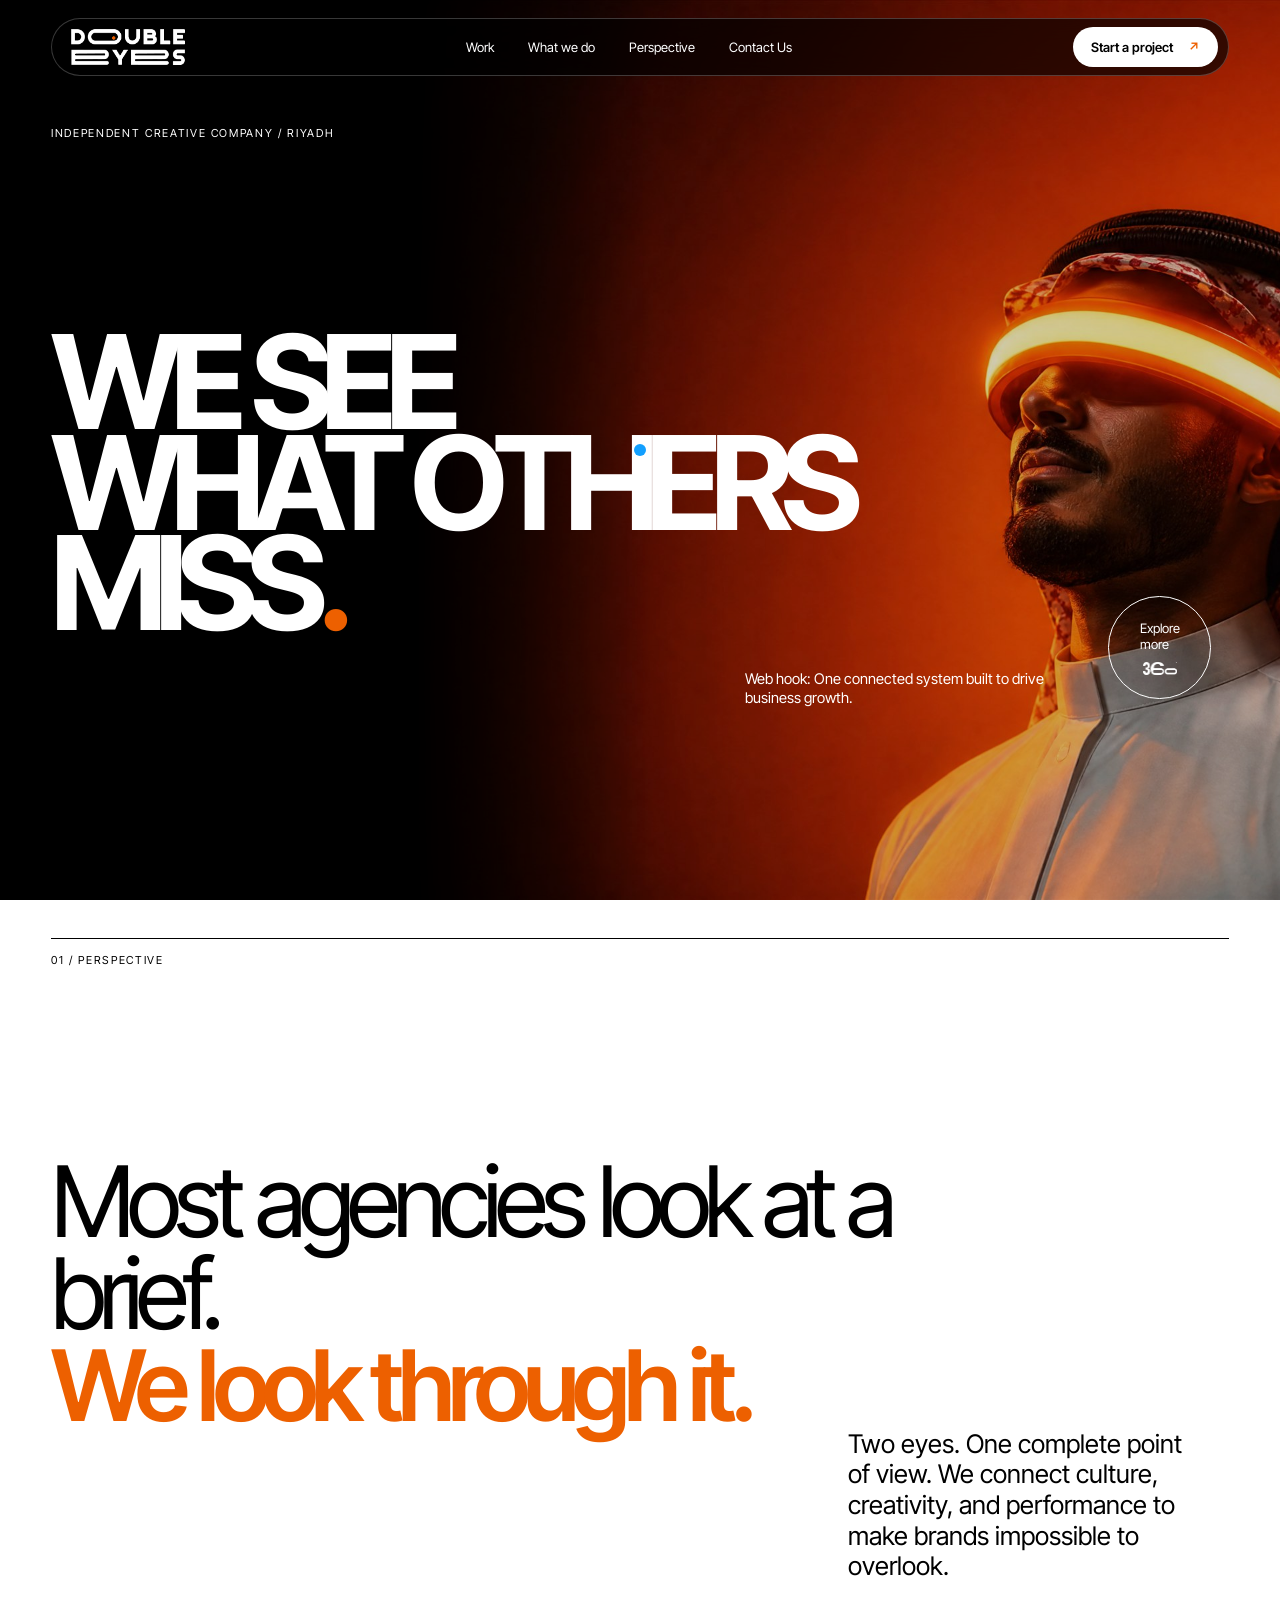
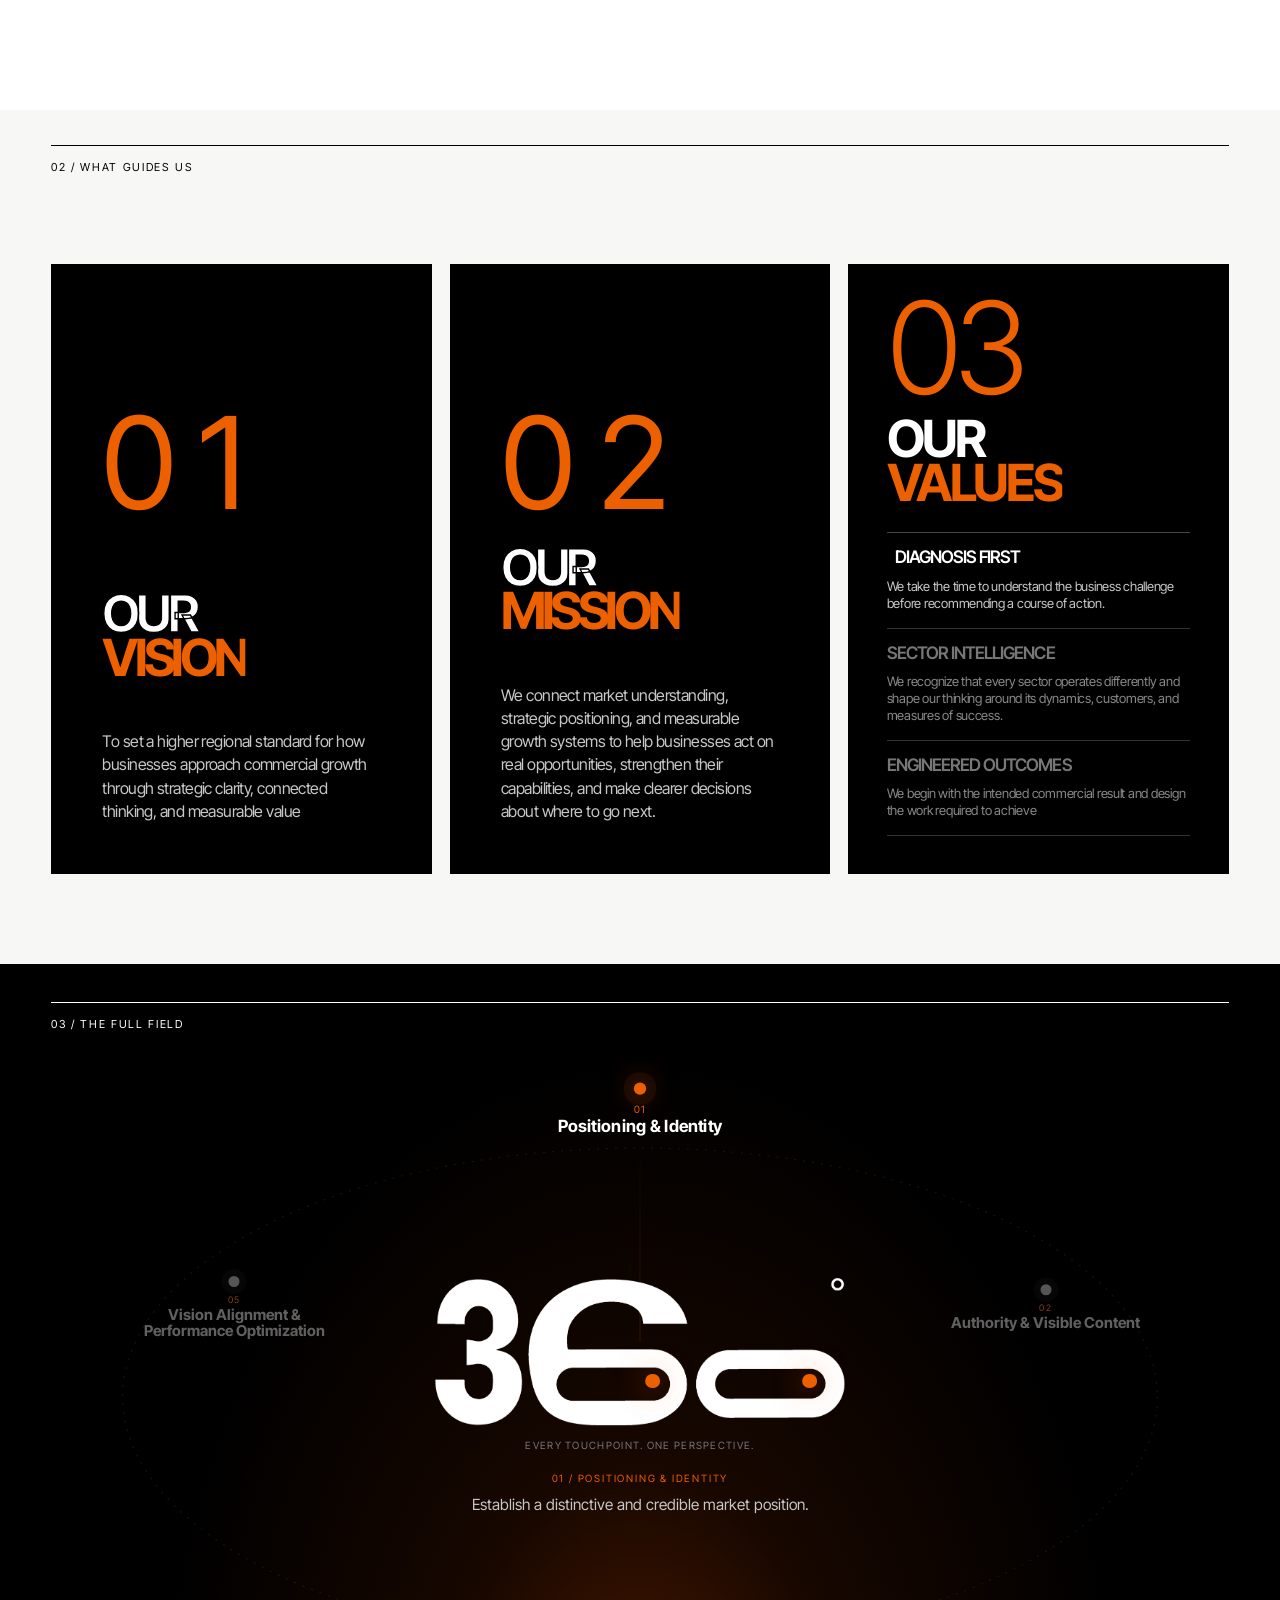
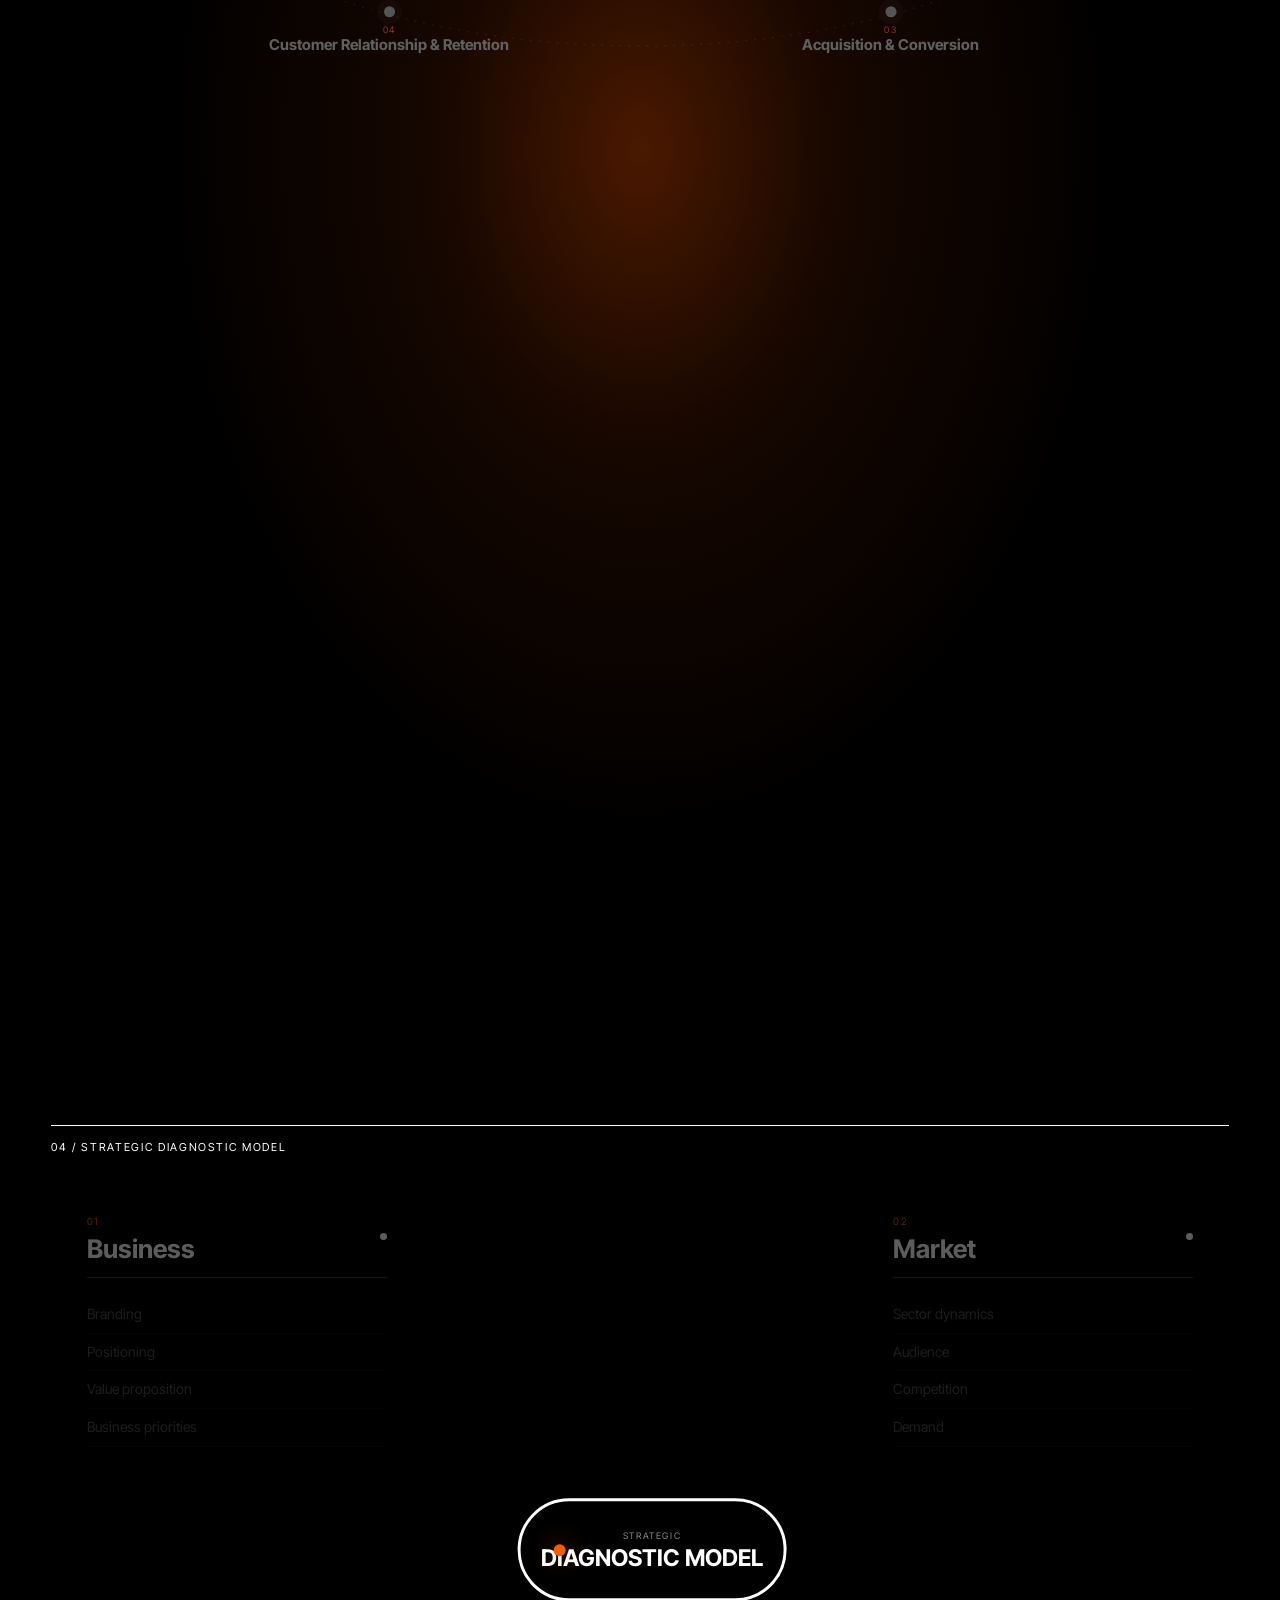
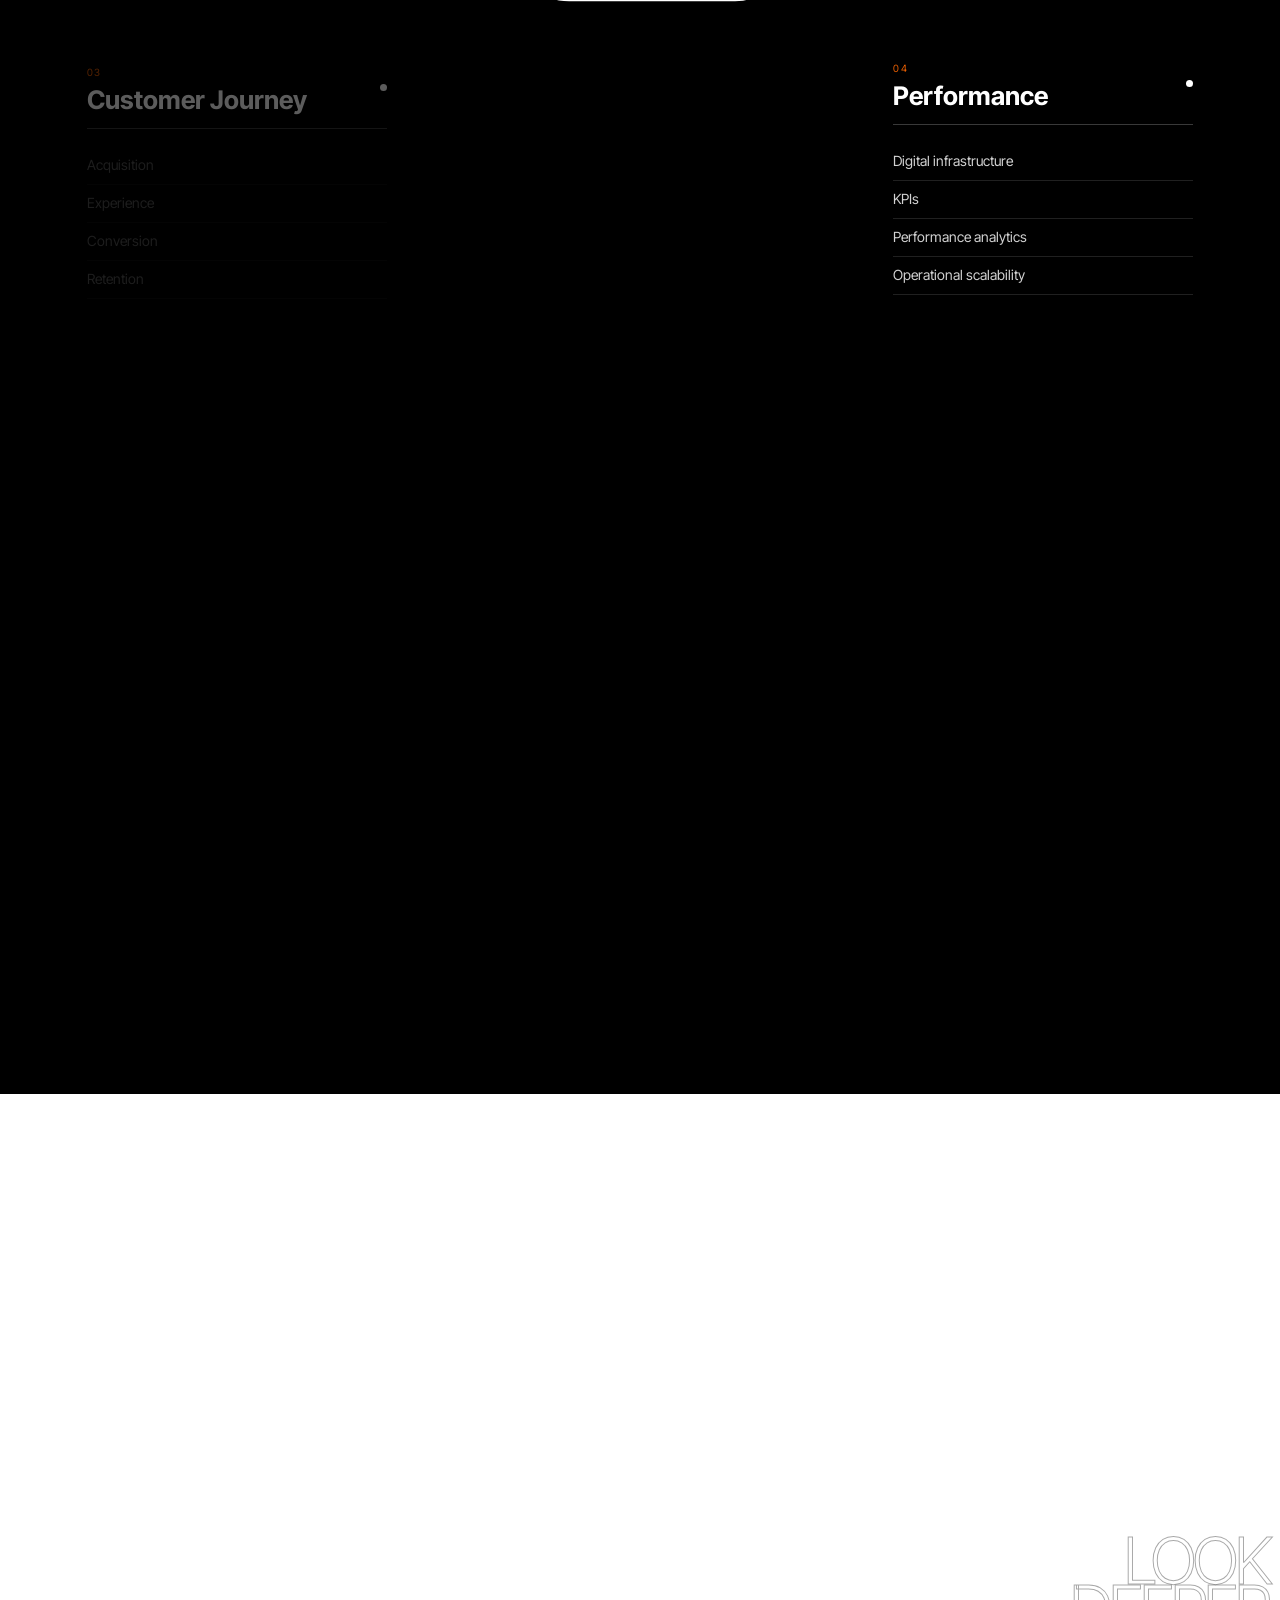
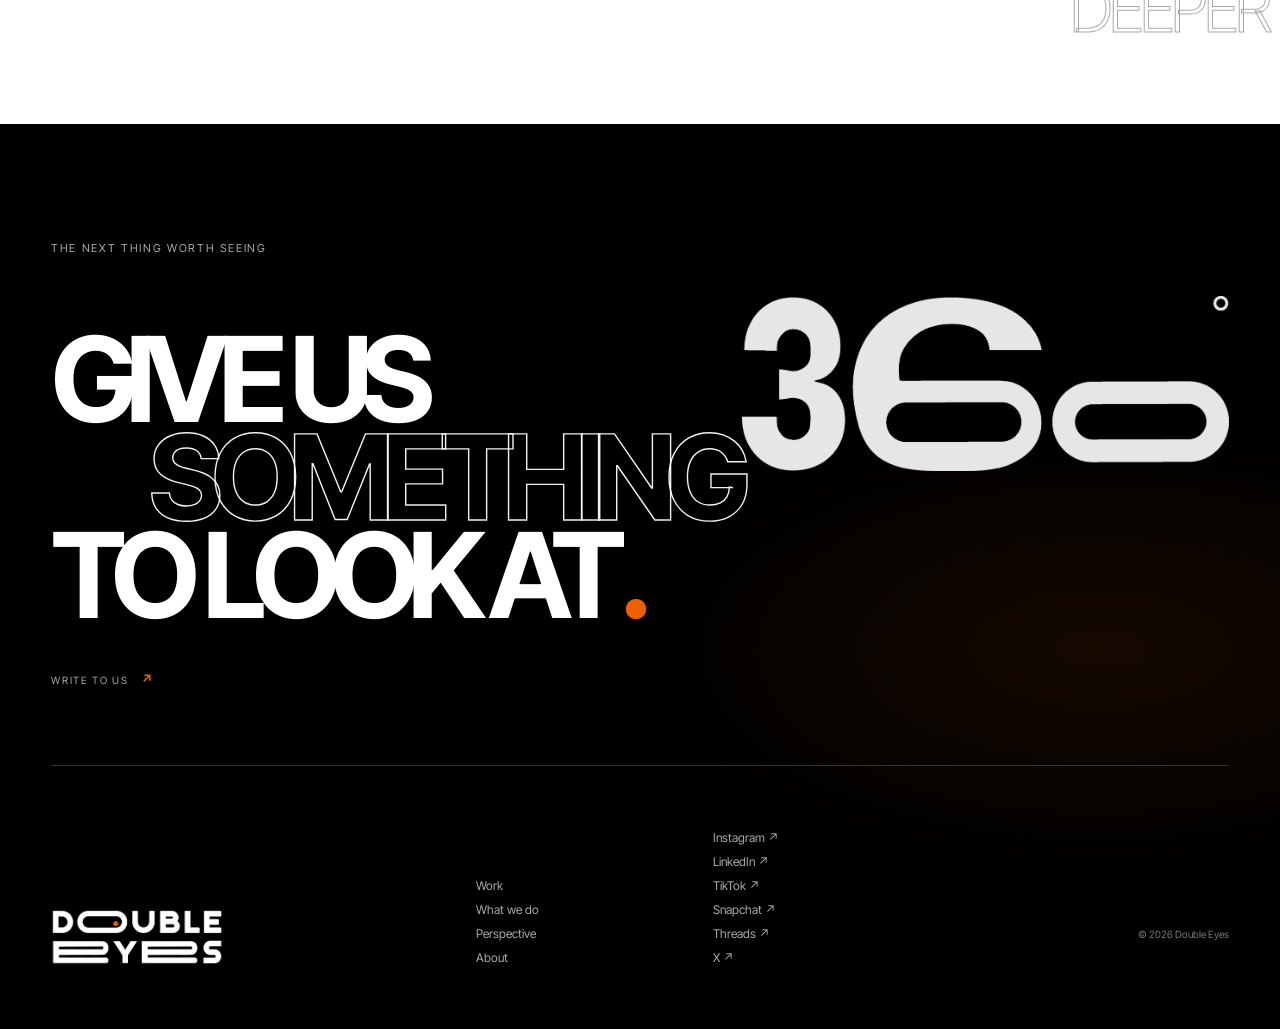
<file: index.html>
<!doctype html>
<html lang="en">
  <head>
    <meta charset="UTF-8" />
    <meta name="viewport" content="width=device-width,initial-scale=1" />
    <meta name="theme-color" content="#000000" />
    <meta
      name="description"
      content="Double Eyes — a 360° creative and growth agency."
    />
    <title>Double Eyes — See the whole story</title>
    <link rel="preconnect" href="https://fonts.googleapis.com" />
    <link rel="preconnect" href="https://fonts.gstatic.com" crossorigin />
    <link
      href="https://fonts.googleapis.com/css2?family=Inter+Tight:wght@300;400;500;600;700;800;900&display=swap"
      rel="stylesheet"
    />
    <link rel="stylesheet" href="styles/style.css?v=audit-2" />
    <link rel="stylesheet" href="styles/pattern-fix.css?v=takeover-5" />
    <link rel="stylesheet" href="styles/motion-gallery.css?v=archive-5" />
    <link rel="stylesheet" href="styles/motion-gallery-responsive.css?v=archive-2" />
    <link rel="stylesheet" href="styles/brand-logo.css" />
    <link rel="stylesheet" href="styles/guides.css" />
    <link rel="stylesheet" href="styles/diagnostic.css?v=audit-2" />
    <link rel="stylesheet" href="styles/final-refinement.css?v=audit-5" />
  </head>
  <body>
    <a class="skip" href="#main">Skip to content</a>
    <div class="loader" aria-hidden="true">
      <div class="loader-eye"><i></i></div>
      <span>DOUBLE VISION / ONE DIRECTION</span>
    </div>
    <div class="cursor" aria-hidden="true"><span></span></div>

    <header class="nav">
      <a class="logo" href="#top" aria-label="Double Eyes home"
        ><img class="brand-logo" src="Assets/brand/double-eyes-logo-light.png" alt="Double Eyes" /></a
      >
      <nav aria-label="Primary">
        <a href="#motion">Work</a><a href="#capabilities">What we do</a
        ><a href="#about">Perspective</a><a href="/contact/">Contact Us</a>
      </nav>
      <a class="nav-cta" href="#contact">Start a project <span>↗</span></a>
      <button class="menu" aria-label="Open menu" aria-expanded="false">
        <i></i><i></i>
      </button>
    </header>

    <main id="main">
      <section class="hero dark" id="top">
        <img class="hero-saudi-visual" src="Assets/motion/Images/optimized/future-lens-01.jpg" alt="" aria-hidden="true" />
        <p class="eyebrow reveal">Independent creative company / Riyadh</p>
        <h1 aria-label="We see what others miss">
          <span class="hero-line reveal">WE SEE</span
          ><span class="hero-line reveal">WHAT OTHERS</span
          ><span class="hero-line reveal">MISS<i>.</i></span>
        </h1>
        <div class="hero-visual-system">
          <div class="hero-bottom reveal">
            <p>
              Web hook: One connected system built
              to drive business growth.
            </p>
            <a
              class="round-link"
              href="#motion"
              aria-label="Explore more creative work"
              >Explore<br />more <img src="Assets/Identity-Lines/identity-double-eyes-04-full-field-mark.png" alt="" /></a
            >
          </div>
        </div>
      </section>

      <section class="statement light" id="about">
        <div class="section-meta"><span>01 / Perspective</span></div>
        <p class="statement-copy reveal">
          Most agencies look at a brief.<br /><strong
            >We look through it.</strong
          >
        </p>
        <div class="statement-foot">
          <p>
            Two eyes. One complete point of view. We connect culture,
            creativity, and performance to make brands impossible to overlook.
          </p>
        </div>
      </section>

      <section class="guides light" id="guides" aria-labelledby="guides-title">
        <div class="section-meta guides-meta">
          <h2 id="guides-title">02 / What guides us</h2>
        </div>

        <div class="guides-beliefs">
          <article class="guides-belief guides-vision">
            <div class="guides-environment guides-environment-vision" aria-hidden="true">
              <span class="guides-identity-shape">
                <img src="Assets/Identity-Lines/guides-vision-identity.png" alt="" />
                <i></i>
              </span>
              <svg class="guides-environment-lines" viewBox="0 0 1000 620" preserveAspectRatio="none">
                <path class="guides-line-primary" d="M24 552 L814 174" />
                <path class="guides-line-secondary" d="M238 620 L814 174" />
              </svg>
            </div>
            <span class="guides-index" aria-hidden="true">01</span>
            <h3 data-guide-reveal><span>OUR</span><span>VISION</span></h3>
            <p data-guide-reveal>
              To set a higher regional standard for how businesses approach
              commercial growth through strategic clarity, connected thinking,
              and measurable value
            </p>
          </article>

          <div class="guides-thread" aria-hidden="true"><i></i></div>

          <article class="guides-belief guides-mission">
            <div class="guides-environment guides-environment-mission" aria-hidden="true">
              <span class="guides-identity-shape">
                <img src="Assets/Identity-Lines/guides-mission-identity.png" alt="" />
                <i class="guides-pupil-primary"></i>
                <i class="guides-pupil-secondary"></i>
              </span>
              <svg class="guides-environment-lines" viewBox="0 0 1000 620" preserveAspectRatio="none">
                <path class="guides-line-secondary" d="M18 94 L824 308" />
                <path class="guides-line-primary" d="M0 308 L824 308" />
              </svg>
            </div>
            <span class="guides-index" aria-hidden="true">02</span>
            <h3 data-guide-reveal><span>OUR</span><span>MISSION</span></h3>
            <p data-guide-reveal>
              We connect market understanding, strategic positioning, and measurable
              growth systems to help businesses act on real opportunities, strengthen
              their capabilities, and make clearer decisions about where to go next.
            </p>
          </article>

          <div class="guides-values" aria-labelledby="values-title">
          <div class="guides-values-environment" aria-hidden="true">
            <span class="guides-values-identity-shape">
              <img src="Assets/Identity-Lines/guides-values-identity.png" alt="" />
              <i></i>
            </span>
          </div>
          <div class="guides-values-head">
            <span aria-hidden="true">03</span>
            <h3 id="values-title" data-guide-reveal><span>OUR</span><span>VALUES</span></h3>
          </div>

          <div class="guides-values-list">
            <article class="guides-value is-active" data-guide-value tabindex="0">
              <h4>DIAGNOSIS FIRST</h4>
              <p>
                We take the time to understand the business challenge before recommending
                a course of action.
              </p>
              <span class="guides-value-marker" aria-hidden="true"><i></i></span>
            </article>

            <article class="guides-value" data-guide-value tabindex="0">
              <h4>SECTOR INTELLIGENCE</h4>
              <p>
                We recognize that every sector operates differently and shape our thinking
                around its dynamics, customers, and measures of success.
              </p>
              <span class="guides-value-marker" aria-hidden="true"><i></i></span>
            </article>

            <article class="guides-value" data-guide-value tabindex="0">
              <h4>ENGINEERED OUTCOMES</h4>
              <p>
                We begin with the intended commercial result and design the work required
                to achieve
              </p>
              <span class="guides-value-marker" aria-hidden="true"><i></i></span>
            </article>
          </div>
        </div>
        </div>

        <div class="guides-exit" data-guide-exit aria-hidden="true"></div>
      </section>

      <section class="universe dark" id="capabilities">
        <div class="universe-sticky">
          <div class="section-meta"><span>03 / The full field</span></div>
          <div class="universe-stage" data-active-index="0">
            <svg
              class="orbit-guide"
              viewBox="0 0 1000 560"
              preserveAspectRatio="none"
              aria-hidden="true"
            >
              <ellipse cx="500" cy="280" rx="470" ry="242"></ellipse>
            </svg>
            <span class="active-ray" aria-hidden="true"></span>
            <div class="universe-center">
              <div class="universe-core" aria-hidden="true">
                <div class="full-field-identity">
                  <img
                    src="Assets/Identity-Lines/identity-double-eyes-04-full-field-mark.png"
                    alt=""
                  />
                  <i class="full-field-pupil full-field-pupil-primary"></i>
                  <i class="full-field-pupil full-field-pupil-secondary"></i>
                </div>
              </div>
              <small class="core-kicker"
                >Every touchpoint. One perspective.</small
              >
              <div class="service-info" aria-live="polite">
                <span class="service-active-label">01 / Positioning & Identity</span>
                <p class="service-copy">
                  We build distinctive systems that hold attention and move with
                  culture.
                </p>
              </div>
            </div>
            <div class="service-orbit" role="group" aria-label="Capabilities">
              <button
                class="service-node active"
                data-index="0"
                data-angle="-90"
                data-title="Positioning & Identity"
                data-copy="Establish a distinctive and credible market position."
              >
                <i></i><span>01</span><b>Positioning & Identity</b>
              </button>
              <button
                class="service-node"
                data-index="1"
                data-angle="-25"
                data-title="Authority & Visible Content"
                data-copy="Build trust, relevance, authority, and organic discovery."
              >
                <i></i><span>02</span><b>Authority & Visible Content</b>
              </button>
              <button
                class="service-node"
                data-index="2"
                data-angle="50"
                data-title="Acquisition & Conversion"
                data-copy="Turn market attention into qualified opportunities."
              >
                <i></i><span>03</span><b> Acquisition & Conversion</b>
              </button>
              <button
                class="service-node"
                data-index="3"
                data-angle="120"
                data-title="Customer Relationship & Retention"
                data-copy="Strengthen experience, continuity, and long-term customer value."
              >
                <i></i><span>04</span><b>Customer Relationship & Retention</b>
              </button>
              <button
                class="service-node"
                data-index="4"
                data-angle="200"
                data-title="Vision Alignment & Performance Optimization"
                data-copy="Use ongoing insight to keep every system aligned and improving."
              >
                <i></i><span>05</span><b>Vision Alignment & <br> Performance Optimization</b>
              </button>
            </div>
          </div>
        </div>
      </section>

      <section
        class="diagnostic dark"
        id="diagnostic"
        aria-label="04 / Strategic Diagnostic Model"
        data-diagnostic-active="0"
      >
        <div class="diagnostic-sticky">
          <div class="section-meta diagnostic-meta">
            <span>04 / Strategic Diagnostic Model</span>
          </div>

          <div class="diagnostic-layout">
            <div
              class="diagnostic-map"
              role="group"
              aria-label="Four dimensions of the Strategic Diagnostic Model"
            >
            <div class="diagnostic-core" aria-hidden="true">
              <span>STRATEGIC</span>
              <strong>DIAGNOSTIC MODEL</strong>
              <i></i>
            </div>

            <article class="diagnostic-cluster is-active" data-diagnostic-cluster>
              <button
                class="diagnostic-node"
                type="button"
                data-diagnostic-node
                aria-expanded="true"
                aria-controls="diagnostic-business-topics"
              >
                <span>01</span><strong>Business</strong><i aria-hidden="true"></i>
              </button>
              <div class="diagnostic-topics" id="diagnostic-business-topics">
                <ul>
                  <li style="--topic-index: 0">Branding</li>
                  <li style="--topic-index: 1">Positioning</li>
                  <li style="--topic-index: 2">Value proposition</li>
                  <li style="--topic-index: 3">Business priorities</li>
                </ul>
              </div>
            </article>

            <article class="diagnostic-cluster" data-diagnostic-cluster>
              <button
                class="diagnostic-node"
                type="button"
                data-diagnostic-node
                aria-expanded="false"
                aria-controls="diagnostic-market-topics"
              >
                <span>02</span><strong>Market</strong><i aria-hidden="true"></i>
              </button>
              <div class="diagnostic-topics" id="diagnostic-market-topics">
                <ul>
                  <li style="--topic-index: 0">Sector dynamics</li>
                  <li style="--topic-index: 1">Audience</li>
                  <li style="--topic-index: 2">Competition</li>
                  <li style="--topic-index: 3">Demand</li>
                </ul>
              </div>
            </article>

            <article class="diagnostic-cluster" data-diagnostic-cluster>
              <button
                class="diagnostic-node"
                type="button"
                data-diagnostic-node
                aria-expanded="false"
                aria-controls="diagnostic-journey-topics"
              >
                <span>03</span><strong>Customer Journey</strong
                ><i aria-hidden="true"></i>
              </button>
              <div class="diagnostic-topics" id="diagnostic-journey-topics">
                <ul>
                  <li style="--topic-index: 0">Acquisition</li>
                  <li style="--topic-index: 1">Experience</li>
                  <li style="--topic-index: 2">Conversion</li>
                  <li style="--topic-index: 3">Retention</li>
                </ul>
              </div>
            </article>

            <article class="diagnostic-cluster" data-diagnostic-cluster>
              <button
                class="diagnostic-node"
                type="button"
                data-diagnostic-node
                aria-expanded="false"
                aria-controls="diagnostic-performance-topics"
              >
                <span>04</span><strong>Performance</strong
                ><i aria-hidden="true"></i>
              </button>
              <div class="diagnostic-topics" id="diagnostic-performance-topics">
                <ul>
                  <li style="--topic-index: 0">Digital infrastructure</li>
                  <li style="--topic-index: 1">KPIs</li>
                  <li style="--topic-index: 2">Performance analytics</li>
                  <li style="--topic-index: 3">Operational scalability</li>
                </ul>
              </div>
            </article>
            </div>
          </div>
        </div>
      </section>

      <!-- <section class="motion dark" id="motion" aria-labelledby="motion-title">
        <div class="section-meta">
          <span id="motion-title">05 / In motion</span>
          </div>
        </div>
        <div class="motion-intro" aria-hidden="true">
          <p>Ideas made visible.</p>
          <h2><span>IN</span> MOTION</h2>
        </div>
        <div class="motion-wall" id="motionGallery"></div>
        <dialog class="motion-viewer" aria-label="Creative archive image viewer">
          <button
            class="motion-viewer-close"
            type="button"
            aria-label="Close image viewer"
          >
            CLOSE ×
          </button>
          <div class="motion-viewer-stage">
            <img alt="" />
          </div>
          <button class="motion-viewer-nav motion-viewer-prev" type="button" aria-label="Previous image">←</button>
          <button class="motion-viewer-nav motion-viewer-next" type="button" aria-label="Next image">→</button>
          <div class="motion-viewer-meta"><b></b><span></span></div>
          <span class="motion-viewer-count" aria-live="polite"></span>
        </dialog>
      </section> -->

      <section
        class="pattern-break"
        id="pattern"
        aria-labelledby="pattern-title"
      >
        <div class="pattern-sticky">
          <div class="pattern-message">
            <h2 class="pattern-primary" id="pattern-title" aria-label="Look again">
              <span>LOOK</span><span>AGAIN</span>
            </h2>
            <p class="pattern-secondary" aria-label="Look deeper">
              <span>LOOK</span><span>DEEPER</span>
            </p>
          </div>
        </div>
      </section>

      <section class="contact dark" id="contact">
        <p class="eyebrow">The next thing worth seeing</p>
        <button
          type="button"
          class="contact-link"
          data-cursor="WRITE"
          aria-label="Open the Double Eyes contact form"
          aria-controls="contact-form"
          aria-expanded="false"
          ><span>GIVE US</span><span>SOMETHING</span
          ><span>TO LOOK AT<i>.</i></span
          ><small class="contact-hint">WRITE TO US <b>↗</b></small></button
        >
        <form class="contact-form" id="contact-form" novalidate>
          <div class="contact-form-head"><span>START A CONVERSATION</span><button type="button" class="contact-form-close" aria-label="Close contact form">CLOSE ×</button></div>
          <label>Name *<input name="name" type="text" autocomplete="name" required /></label>
          <label>Company<input name="company" type="text" autocomplete="organization" /></label>
          <label>Email *<input name="email" type="email" autocomplete="email" required /></label>
          <label>Phone<input name="phone" type="tel" autocomplete="tel" /></label>
          <label>Service / What can we help with?<input name="service" type="text" /></label>
          <label class="contact-form-message">Message *<textarea name="message" rows="4" required></textarea></label>
          <p class="contact-form-status" aria-live="polite"></p>
          <button class="contact-form-submit" type="submit">SEND ENQUIRY <span>↗</span></button>
        </form>
        <img class="contact-identity" src="Assets/Identity-Lines/identity-double-eyes-04-full-field-mark.png" alt="" aria-hidden="true" />
        <footer class="about-footer">
            <a class="logo footer-logo" href="/" aria-label="Double Eyes home">
              <img class="brand-logo" src="Assets/brand/double-eyes-logo-light.png" alt="Double Eyes" />
            </a>
            <nav aria-label="Footer navigation">
              <a href="/#motion">Work</a>
              <a href="/#capabilities">What we do</a>
              <a href="/#about">Perspective</a>
              <a href="/about/">About</a>
            </nav>
            <div class="about-footer-socials" aria-label="Social links">
              <a href="https://www.instagram.com/double_eyes.sa?igsh=ODNibjdmaHd1dmE3&amp;utm_source=qr" target="_blank" rel="noopener noreferrer">Instagram ↗</a>
              <a href="https://www.linkedin.com/company/double-eyes/" target="_blank" rel="noopener noreferrer">LinkedIn ↗</a>
              <a href="https://www.tiktok.com/@double.eyes.sa?_r=1&amp;_t=ZS-98jkGDGz1hk" target="_blank" rel="noopener noreferrer">TikTok ↗</a>
              <a href="https://snapchat.com/t/wtlz7FMR" target="_blank" rel="noopener noreferrer">Snapchat ↗</a>
              <a href="https://www.threads.com/@double_eyes.sa?invite=0" target="_blank" rel="noopener noreferrer">Threads ↗</a>
              <a href="https://x.com/double_eyes0?s=11" target="_blank" rel="noopener noreferrer">X ↗</a>
            </div>
            <small>© 2026 Double Eyes</small>
          </footer>
      </section>
    </main>
    <script src="data/motion-gallery.js?v=audit-2"></script>
    <script src="scripts/script.js?v=audit-3"></script>
  </body>
</html>
</file>
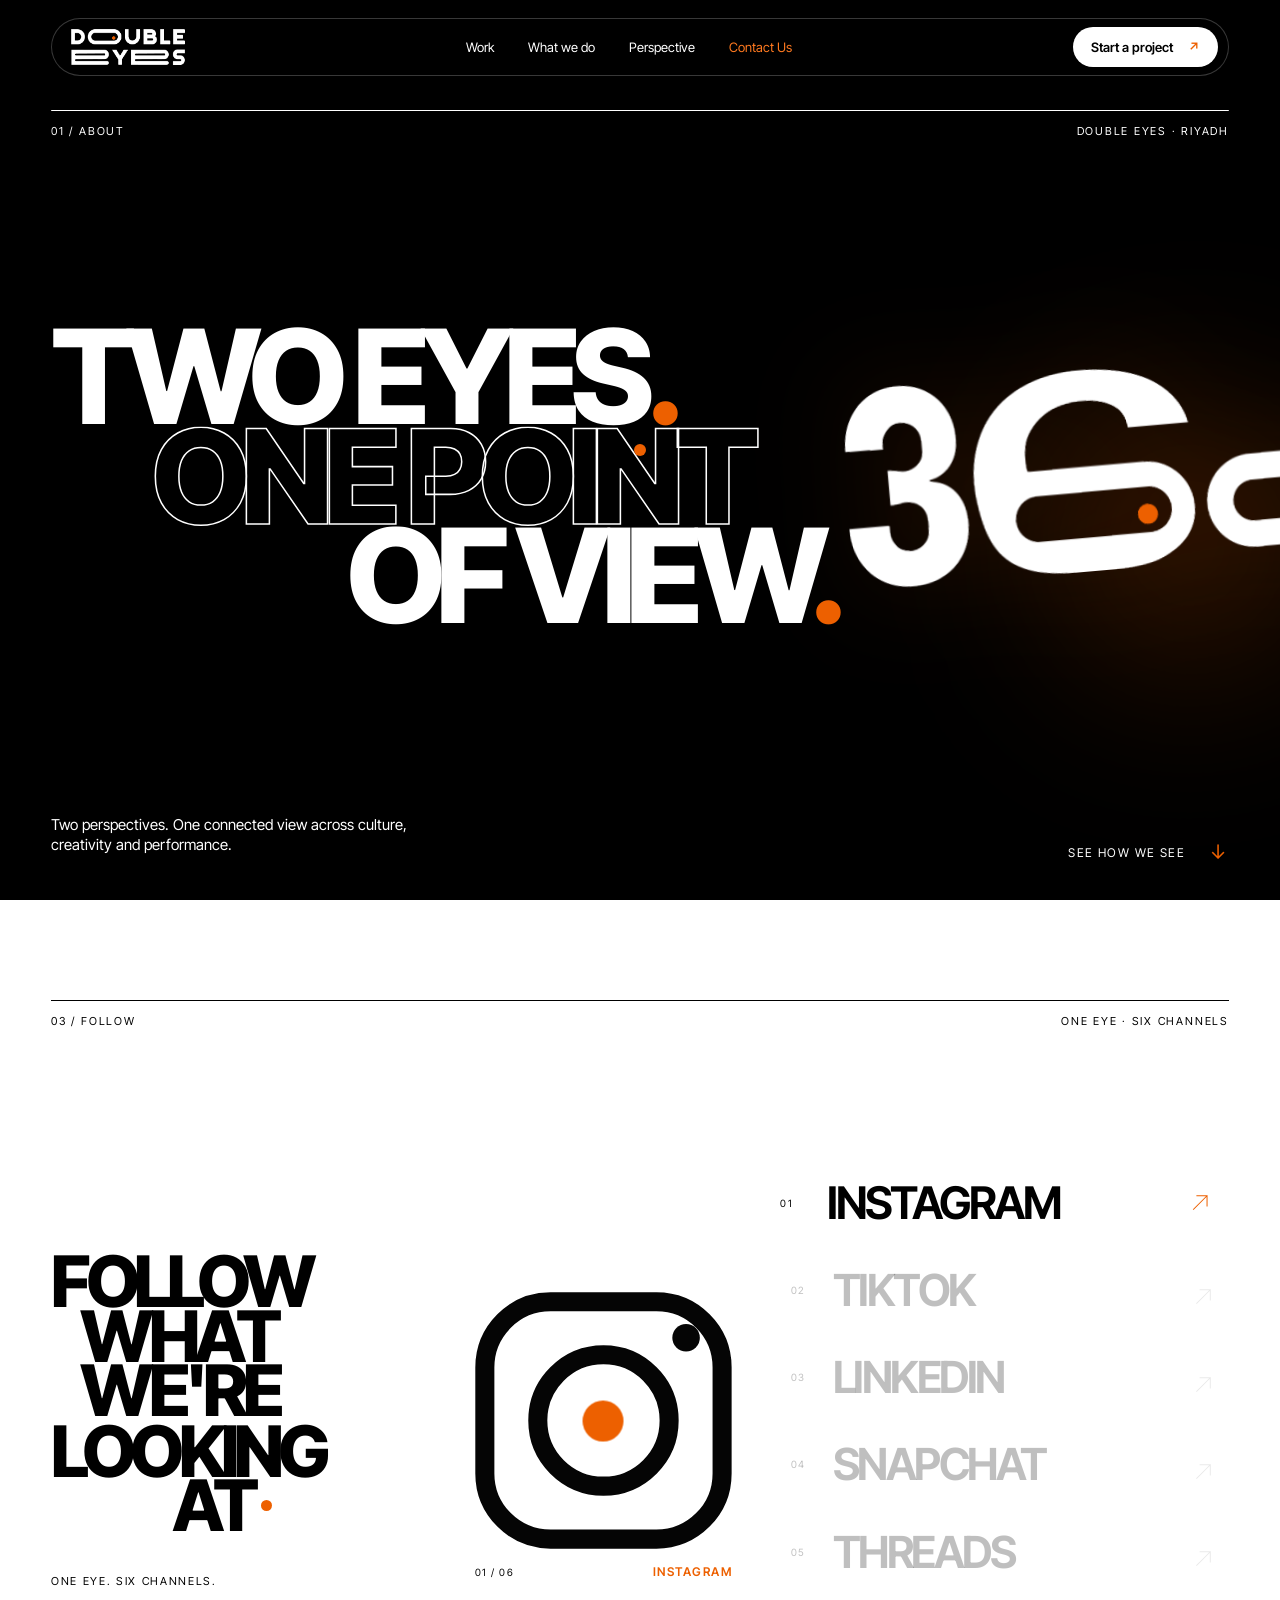
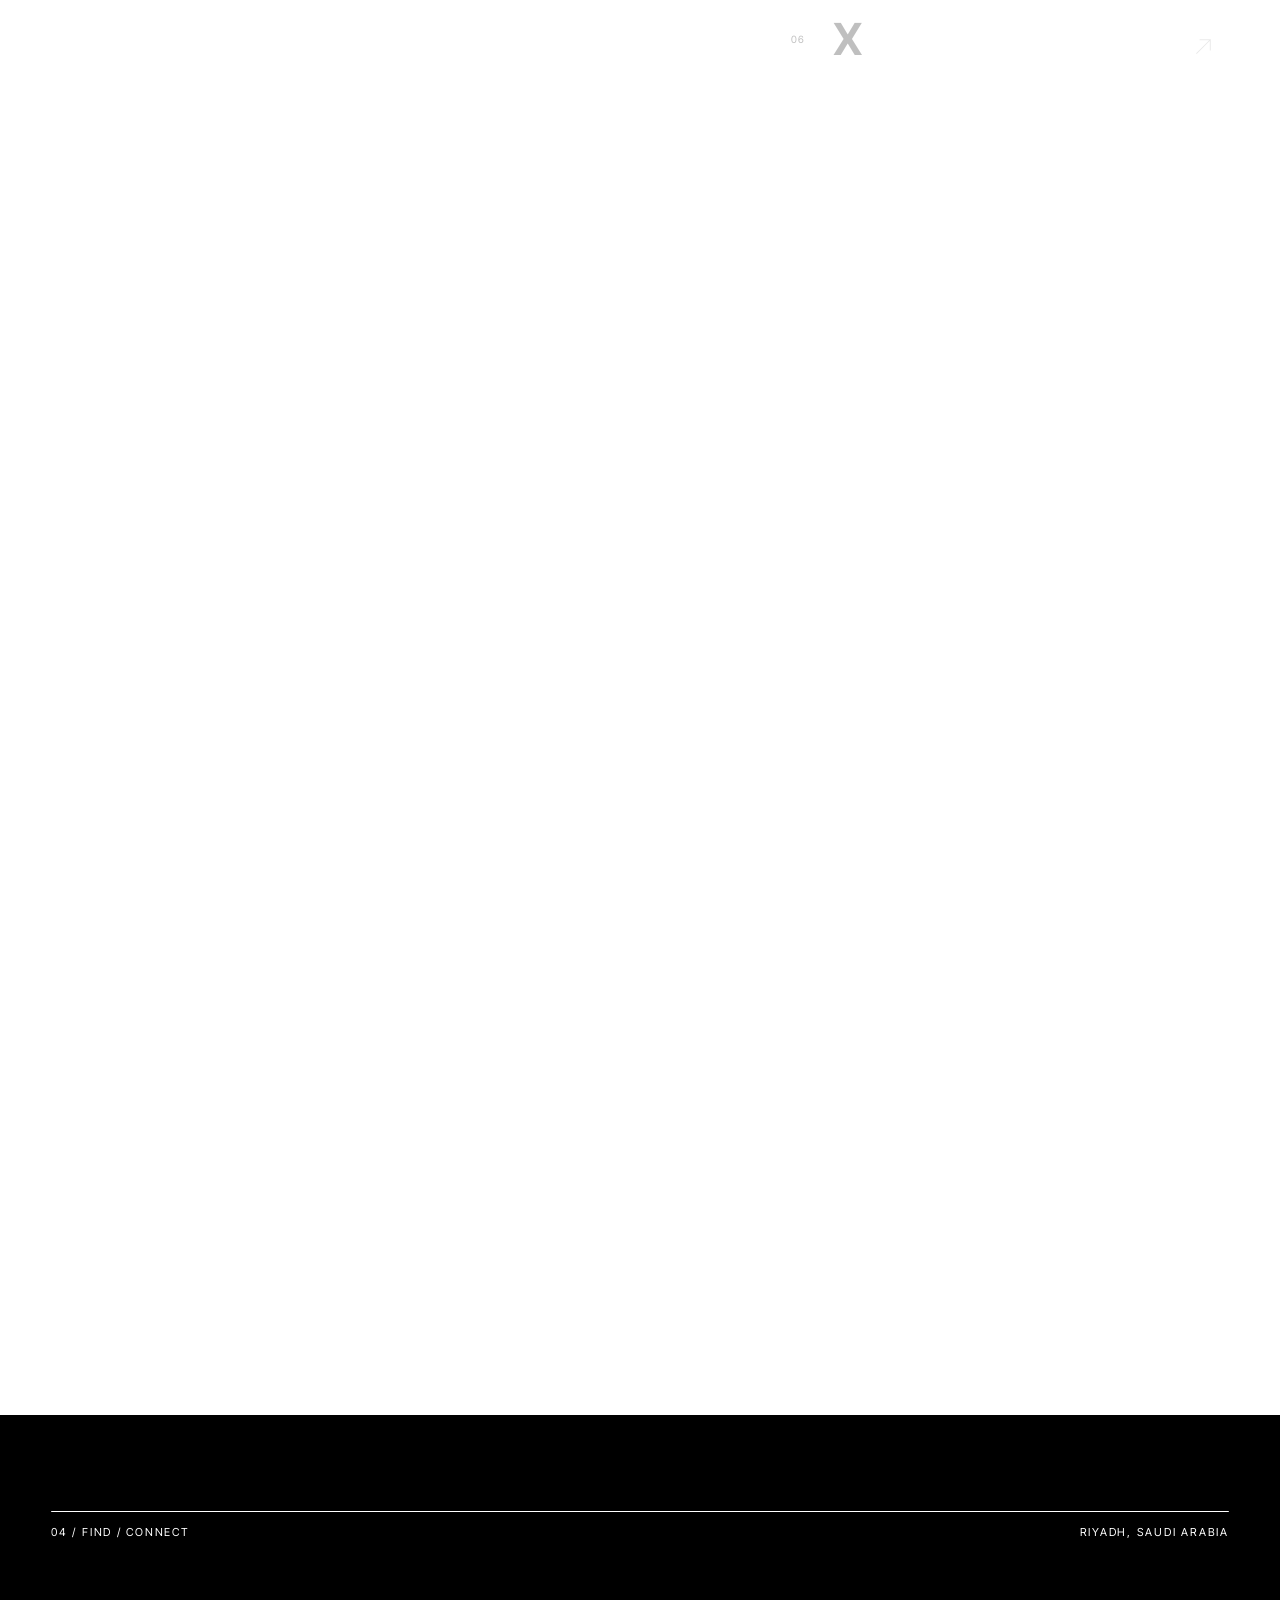
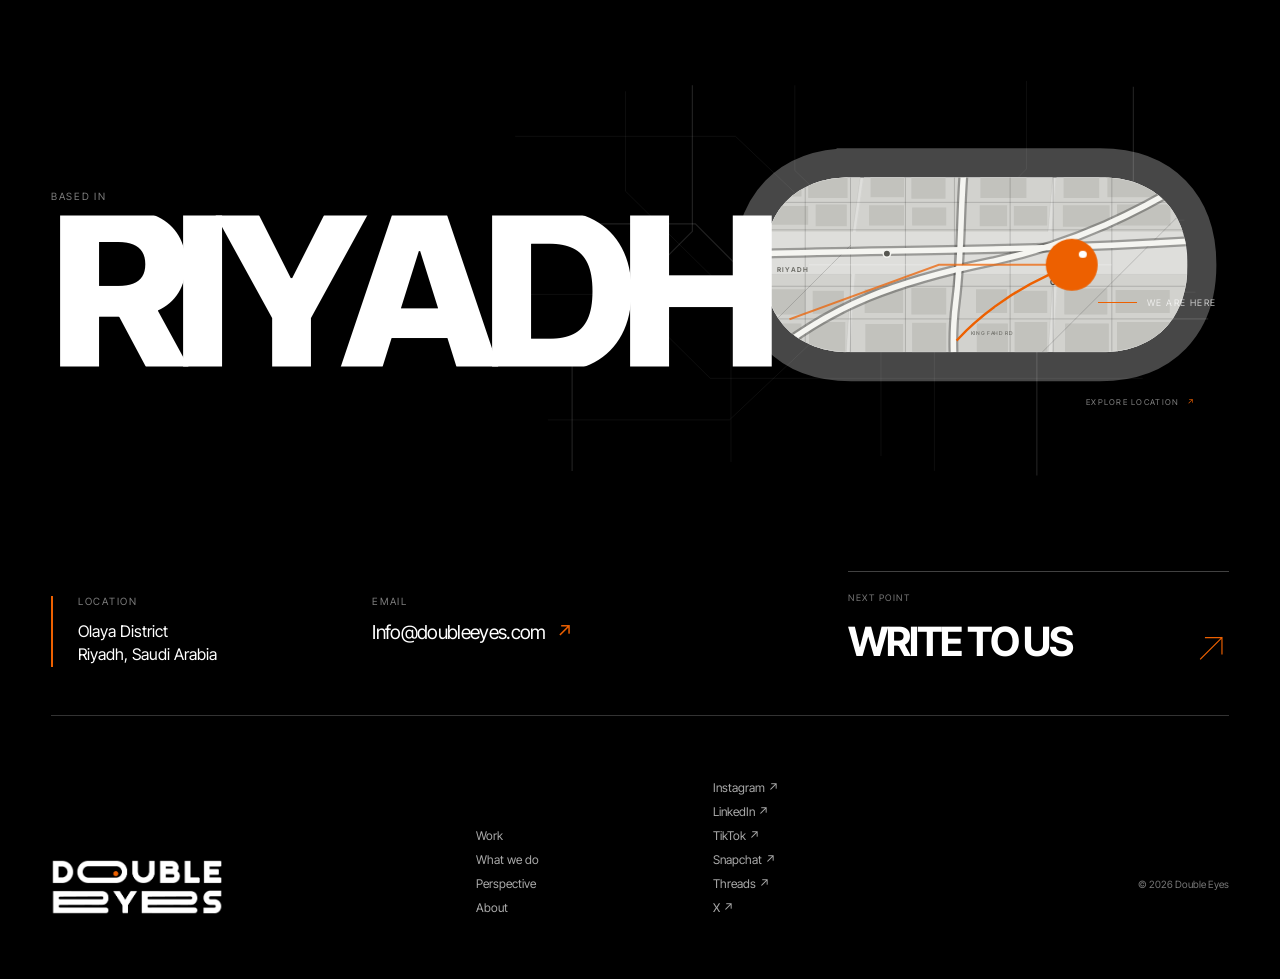
<file: about/index.html>
<!doctype html>
<html lang="en">
  <head>
    <meta charset="UTF-8" />
    <meta name="viewport" content="width=device-width, initial-scale=1" />
    <meta name="theme-color" content="#000000" />
    <link rel="icon" href="../Assets/Identity-Lines/identity-double-eyes-04-full-field-mark.png" />
    <meta
      name="description"
      content="Meet Double Eyes—one connected point of view across culture, creativity and performance."
    />
    <link rel="canonical" href="https://double-eyes.com/about/" />
    <title>About Double Eyes | One Complete Point of View</title>
    <link rel="preconnect" href="https://fonts.googleapis.com" />
    <link rel="preconnect" href="https://fonts.gstatic.com" crossorigin />
    <link
      href="https://fonts.googleapis.com/css2?family=Inter+Tight:wght@300;400;500;600;700;800;900&display=swap"
      rel="stylesheet"
    />
    <link rel="stylesheet" href="../styles/style.css?v=audit-2" />
    <link rel="stylesheet" href="../styles/brand-logo.css" />
    <link rel="stylesheet" href="../vendor/leaflet/leaflet.css?v=1.9.4" />
    <link rel="stylesheet" href="../styles/about.css?v=about-8" />
  </head>
  <body class="about-page">
    <a class="skip" href="#about-main">Skip to content</a>

    <div class="loader about-loader" aria-hidden="true">
      <div class="loader-eye"><i></i></div>
      <span>DOUBLE VISION / ONE DIRECTION</span>
    </div>
    <div class="cursor" aria-hidden="true"><span></span></div>

    <header class="nav about-nav">
      <a class="logo" href="/" aria-label="Double Eyes home">
        <img
          class="brand-logo"
          src="../Assets/brand/double-eyes-logo-light.png"
          alt="Double Eyes"
        />
      </a>
      <nav aria-label="Primary">
        <a href="/#motion">Work</a>
        <a href="/#capabilities">What we do</a>
        <a href="/#about">Perspective</a>
        <a class="is-current" href="/about/" aria-current="page">Contact Us</a>
      </nav>
      <a class="nav-cta" href="/#contact">Start a project <span>↗</span></a>
      <button class="menu" type="button" aria-label="Open menu" aria-expanded="false">
        <i></i><i></i>
      </button>
    </header>

    <main id="about-main">
      <section class="about-hero dark" id="about-top" aria-labelledby="about-title">
        <div class="about-frame about-hero-frame">
          <div class="about-kicker about-intro-part">
            <span>01 / About</span>
            <span>Double Eyes · Riyadh</span>
          </div>

          <h1 id="about-title" aria-label="Two eyes. One point of view.">
            <span class="about-hero-line about-intro-part">TWO EYES<span class="orange">.</span></span>
            <span class="about-hero-line about-hero-line--outline about-intro-part">ONE POINT</span>
            <span class="about-hero-line about-hero-line--offset about-intro-part">OF VIEW<span class="orange">.</span></span>
          </h1>

          <div class="about-hero-identity" aria-hidden="true">
            <span class="about-hero-glow"></span>
            <img
              src="../Assets/Identity-Lines/identity-double-eyes-04-full-field.png"
              alt=""
            />
          </div>

          <p class="about-hero-note about-intro-part">
            Two perspectives. One connected view across culture, creativity and performance.
          </p>
          <a class="about-scroll about-intro-part" href="#how-we-see">
            See how we see <span>↓</span>
          </a>
        </div>
      </section>

      <!-- <section class="about-convergence dark" id="how-we-see" aria-labelledby="convergence-title">
        <div class="about-convergence-track">
          <div class="about-convergence-scene">
            <div class="about-frame">
              <div class="about-kicker">
                <span>02 / How we see</span>
                <span>Two perspectives → one complete view</span>
              </div>

              <div class="convergence-field" aria-hidden="true">
                <span class="convergence-axis"></span>
                <span class="convergence-pupil convergence-pupil--left"></span>
                <span class="convergence-pupil convergence-pupil--right"></span>
                <img
                  class="convergence-mark"
                  src="../Assets/Identity-Lines/identity-double-eyes-04-full-field.png"
                  alt=""
                />
              </div>

              <div class="convergence-copy">
                <p class="convergence-index">01 / 02</p>
                <h2 id="convergence-title">
                  DIFFERENT<br />ANGLES<span class="orange">.</span><br />ONE DIRECTION<span class="orange">.</span>
                </h2>
                <p>Every touchpoint. One perspective.</p>
              </div>
              <div class="convergence-progress" aria-hidden="true"><i></i></div>
            </div>
          </div>
        </div>
      </section> -->

      <section class="about-social light" id="follow" aria-labelledby="follow-title">
        <div class="follow-track">
          <div class="follow-scene">
            <div class="about-frame">
              <div class="about-kicker">
                <span>03 / Follow</span>
                <span>One eye · Six channels</span>
              </div>

              <div class="about-social-layout">
                <header class="about-social-head">
                  <h2 id="follow-title">
                    <span>FOLLOW</span>
                    <span>WHAT WE'RE</span>
                    <span>LOOKING</span>
                    <span>AT</span>
                  </h2>
                  <p>One eye. Six channels.</p>
                </header>

                <div class="social-stage" aria-hidden="true">
                  <div class="social-artworks"></div>
                  <span class="social-pupil"></span>
                  <div class="social-stage-caption">
                    <span class="social-stage-number">01 / 06</span>
                    <strong class="social-stage-name">Instagram</strong>
                  </div>
                </div>

                <nav class="social-list" aria-label="Double Eyes social channels"></nav>
              </div>
            </div>
          </div>
        </div>
      </section>

      <section class="about-contact dark" id="find-us" aria-labelledby="contact-title">
        <div class="about-frame">
          <div class="about-kicker about-reveal">
            <span>04 / Find / Connect</span>
            <span>Riyadh, Saudi Arabia</span>
          </div>

          <div class="about-location-stage">
            <div class="about-location-word">
              <p>Based in</p>
              <h2 id="contact-title">RIYADH</h2>
            </div>

            <button class="about-location-system" type="button" data-cursor="VIEW MAP" aria-label="View Double Eyes Riyadh location" aria-haspopup="dialog" aria-controls="location-map-dialog">
              <svg class="location-city" viewBox="0 0 1000 560" preserveAspectRatio="xMidYMid meet" aria-hidden="true">
                <defs>
                  <clipPath id="location-map-clip">
                    <path d="M492 147H827c76 0 118 47 118 118s-42 118-118 118H492c-76 0-118-47-118-118s42-118 118-118Z" />
                  </clipPath>
                </defs>
                <g class="city-secondary">
                  <path pathLength="1" d="M40 92H336L455 205H940" />
                  <path pathLength="1" d="M84 474H328L510 302H955" />
                  <path pathLength="1" d="M188 32V166L330 306V530" />
                  <path pathLength="1" d="M728 18V136L604 262V542" />
                  <path pathLength="1" d="M20 305H188L302 418H884" />
                  <path pathLength="1" d="M416 24V138L532 250V522" />
                </g>
                <g class="city-primary">
                  <path pathLength="1" d="M22 210H282L410 338H972" />
                  <path pathLength="1" d="M116 542V382L278 220V24" />
                  <path pathLength="1" d="M872 26V168L742 298V548" />
                </g>
                <!-- TEMPORARY BRANDED MAP — marker is illustrative until the approved office location is supplied. -->
                <g class="city-map-window" clip-path="url(#location-map-clip)">
                  <path class="map-surface" d="M350 120H970V410H350Z" />
                  <g class="map-districts">
                    <path d="M365 128H507L494 220H365Z" /><path d="M512 128H641L635 220H499Z" />
                    <path d="M646 128H765L757 220H640Z" /><path d="M770 128H958V220H763Z" />
                    <path d="M365 278H492L484 402H365Z" /><path d="M498 278H634L628 402H489Z" />
                    <path d="M642 278H764L756 402H634Z" /><path d="M771 278H958V402H763Z" />
                  </g>
                  <g class="map-blocks">
                    <path d="M382 145h43v28h-43zM434 142h53v33h-53zM518 144h45v30h-45zM573 140h46v36h-46zM666 144h62v31h-62zM778 141h48v34h-48zM837 146h83v28h-83z" />
                    <path d="M378 186h56v25h-56zM444 184h42v29h-42zM516 185h47v27h-47zM574 188h46v24h-46zM665 185h37v28h-37zM711 186h45v26h-45zM777 185h63v29h-63zM850 184h72v28h-72z" />
                    <path d="M379 298h51v34h-51zM440 300h42v31h-42zM510 298h52v32h-52zM573 296h47v36h-47zM660 298h42v32h-42zM711 300h45v30h-45zM779 297h58v35h-58zM848 299h73v31h-73z" />
                    <path d="M381 344h44v39h-44zM435 342h49v42h-49zM511 345h51v38h-51zM574 343h46v41h-46zM661 344h42v39h-42zM712 342h44v42h-44zM780 344h59v39h-59zM850 342h72v42h-72z" />
                  </g>
                  <g class="map-roads-minor">
                    <path pathLength="1" d="M365 181H958M365 218H958M365 294H958M365 338H958M365 388H958" />
                    <path pathLength="1" d="M430 128V402M491 128V402M565 128V402M631 128V402M706 128V402M764 128V402M843 128V402" />
                    <path pathLength="1" d="M365 365L491 239M730 402L958 174" />
                  </g>
                  <g class="map-road-casings">
                    <path pathLength="1" d="M350 251C510 244 702 249 970 232" />
                    <path pathLength="1" d="M646 112C638 179 642 242 633 314C628 353 629 388 632 417" />
                    <path pathLength="1" d="M372 397C462 318 560 286 680 261C794 237 882 193 965 141" />
                  </g>
                  <g class="map-roads-major">
                    <path pathLength="1" d="M350 251C510 244 702 249 970 232" />
                    <path pathLength="1" d="M646 112C638 179 642 242 633 314C628 353 629 388 632 417" />
                    <path pathLength="1" d="M372 397C462 318 560 286 680 261C794 237 882 193 965 141" />
                  </g>
                  <path class="map-focus-path" pathLength="1" d="M635 366C672 326 721 292 790 265" />
                  <circle class="map-secondary-marker" cx="540" cy="250" r="5" />
                  <text class="map-label map-label--riyadh" x="392" y="275">RIYADH</text>
                  <text class="map-label map-label--olaya" x="760" y="292">OLAYA</text>
                  <text class="map-label map-label--road" x="653" y="360" transform="rotate(-88 653 360)">KING FAHD RD</text>
                </g>
                <path class="city-capsule" pathLength="1" d="M492 128H827c88 0 137 55 137 137s-49 137-137 137H492c-88 0-137-55-137-137s49-137 137-137Z" />
                <path class="city-corridor" pathLength="1" d="M436 265H842" />
                <path class="city-focus-route" pathLength="1" d="M410 338L610 265H790" />
              </svg>
              <span class="location-pupil"><i></i></span>
              <span class="location-callout"><i></i>We are here</span>
              <span class="location-explore">Explore location <i>↗</i></span>
            </button>

            <div class="location-map-dialog" id="location-map-dialog" role="dialog" aria-modal="true" aria-labelledby="expanded-location-title" hidden>
              <div class="location-map-backdrop" data-location-close></div>
              <div class="location-map-panel" tabindex="-1">
                <div class="location-map-expanded location-map-preview" aria-hidden="true">
                  <svg viewBox="350 120 620 290" preserveAspectRatio="xMidYMid slice">
                    <g class="expanded-map-art"></g>
                  </svg>
                  <span class="expanded-location-pupil"><i></i></span>
                  <span class="expanded-marker-label">Double Eyes <small>We are here</small></span>
                </div>

                <div class="location-leaflet-map" id="location-leaflet-map" aria-label="Interactive map showing the approximate Double Eyes location in Olaya District, Riyadh"></div>
                <div class="location-map-loading" aria-hidden="true"><i></i><span>Locating Riyadh</span></div>

                <div class="location-map-controls" aria-label="Map controls">
                  <div class="location-zoom-controls">
                    <button type="button" data-map-zoom="in" aria-label="Zoom map in">+</button>
                    <button type="button" data-map-zoom="out" aria-label="Zoom map out">−</button>
                  </div>
                  <button class="location-recenter" type="button" data-map-recenter aria-label="Return map to the Double Eyes location"><i></i>Locate us</button>
                </div>

                <button class="location-map-close" type="button" data-location-close data-cursor="CLOSE" aria-label="Close expanded location map">
                  <span>Close</span><i aria-hidden="true"></i>
                </button>

                <div class="expanded-location-info">
                  <p>Location</p>
                  <!-- TEMPORARY LOCATION — replace with approved Double Eyes office address -->
                  <h3 id="expanded-location-title">Olaya District</h3>
                  <address>Riyadh, Saudi Arabia</address>
                  <div class="expanded-location-actions">
                    <a href="mailto:Info@doubleeyes.com">Info@doubleeyes.com <span>↗</span></a>
                    <a data-cursor="WRITE" href="/?contact=open#contact">Write to us <span>↗</span></a>
                  </div>
                </div>
              </div>
            </div>

            <div class="about-location-details">
              <div>
                <p class="about-connect-label">Location</p>
                <!-- TEMPORARY LOCATION — replace with approved office location. -->
                <address>Olaya District<br />Riyadh, Saudi Arabia</address>
              </div>
              <div>
                <p class="about-connect-label">Email</p>
                <a class="about-email" data-cursor="EMAIL ↗" href="mailto:Info@doubleeyes.com">Info@doubleeyes.com <span>↗</span></a>
              </div>
            </div>

            <a class="about-write" data-cursor="WRITE" href="/?contact=open#contact">
              <small>Next point</small>
              <span>WRITE TO US</span>
              <svg viewBox="0 0 42 42" aria-hidden="true"><path d="M8 34L34 8M14 8h20v20" /></svg>
            </a>
          </div>

          <footer class="about-footer">
            <a class="logo footer-logo" href="/" aria-label="Double Eyes home">
              <img class="brand-logo" src="../Assets/brand/double-eyes-logo-light.png" alt="Double Eyes" />
            </a>
            <nav aria-label="Footer navigation">
              <a href="/#motion">Work</a>
              <a href="/#capabilities">What we do</a>
              <a href="/#about">Perspective</a>
              <a href="/about/" aria-current="page">About</a>
            </nav>
            <div class="about-footer-socials" aria-label="Social links">
              <a href="https://www.instagram.com/double_eyes.sa?igsh=ODNibjdmaHd1dmE3&amp;utm_source=qr" target="_blank" rel="noopener noreferrer">Instagram ↗</a>
              <a href="https://www.linkedin.com/company/double-eyes/" target="_blank" rel="noopener noreferrer">LinkedIn ↗</a>
              <a href="https://www.tiktok.com/@double.eyes.sa?_r=1&amp;_t=ZS-98jkGDGz1hk" target="_blank" rel="noopener noreferrer">TikTok ↗</a>
              <a href="https://snapchat.com/t/wtlz7FMR" target="_blank" rel="noopener noreferrer">Snapchat ↗</a>
              <a href="https://www.threads.com/@double_eyes.sa?invite=0" target="_blank" rel="noopener noreferrer">Threads ↗</a>
              <a href="https://x.com/double_eyes0?s=11" target="_blank" rel="noopener noreferrer">X ↗</a>
            </div>
            <small>© 2026 Double Eyes</small>
          </footer>
        </div>
      </section>
    </main>

    <script src="../vendor/leaflet/leaflet.js?v=1.9.4"></script>
    <script src="../scripts/about.js?v=about-7"></script>
  </body>
</html>
</file>
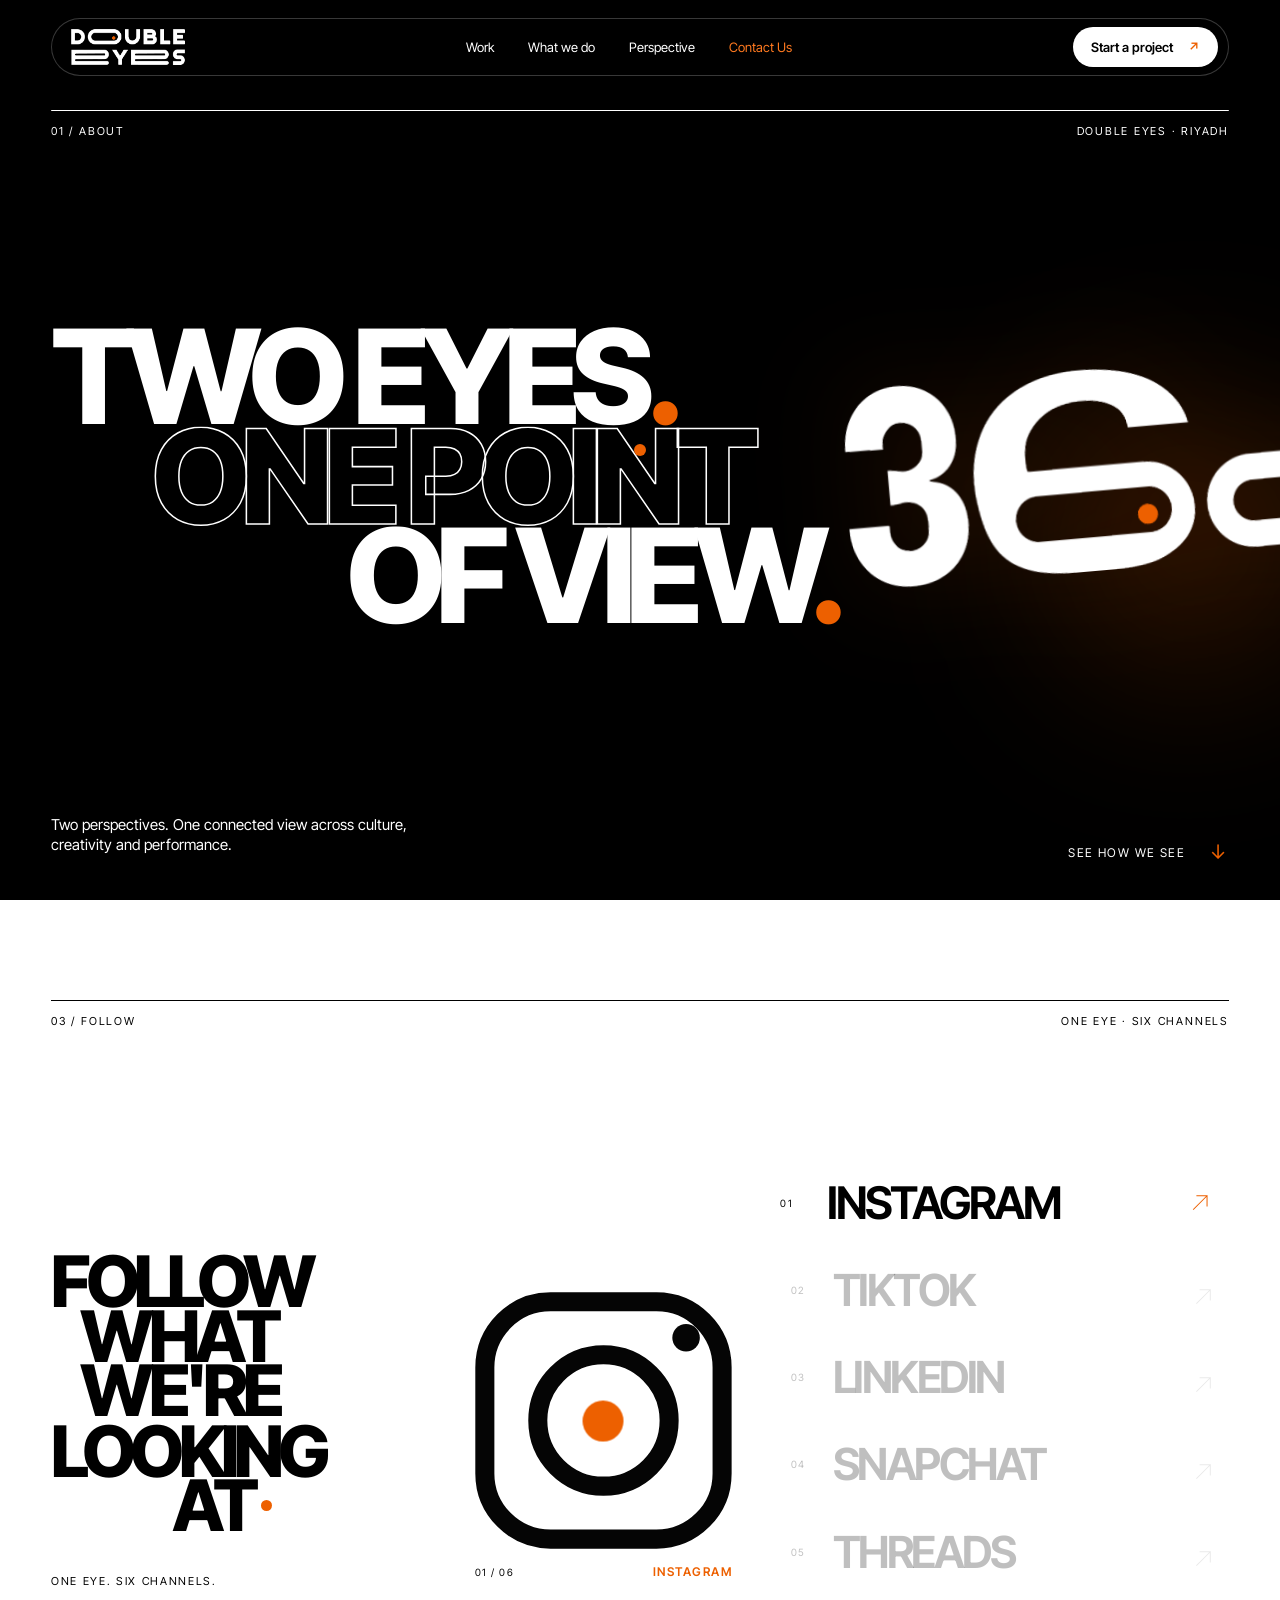
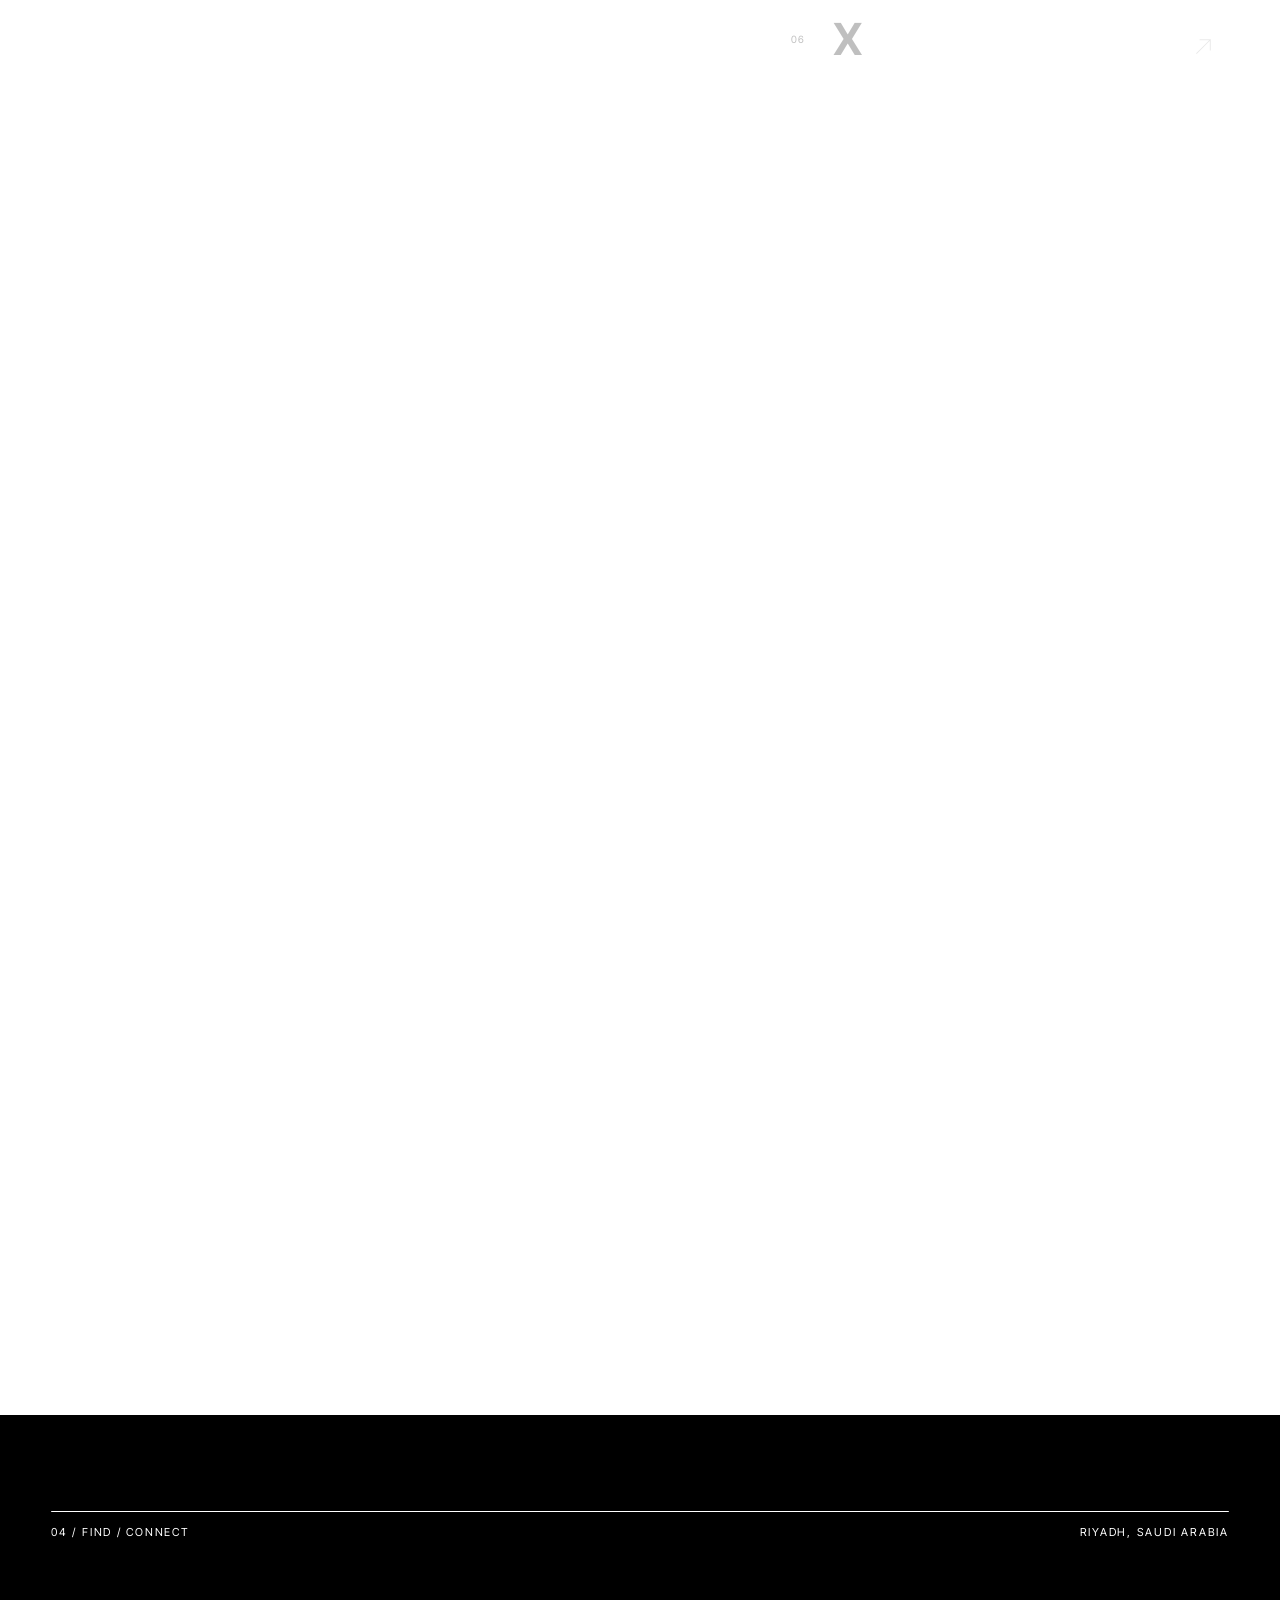
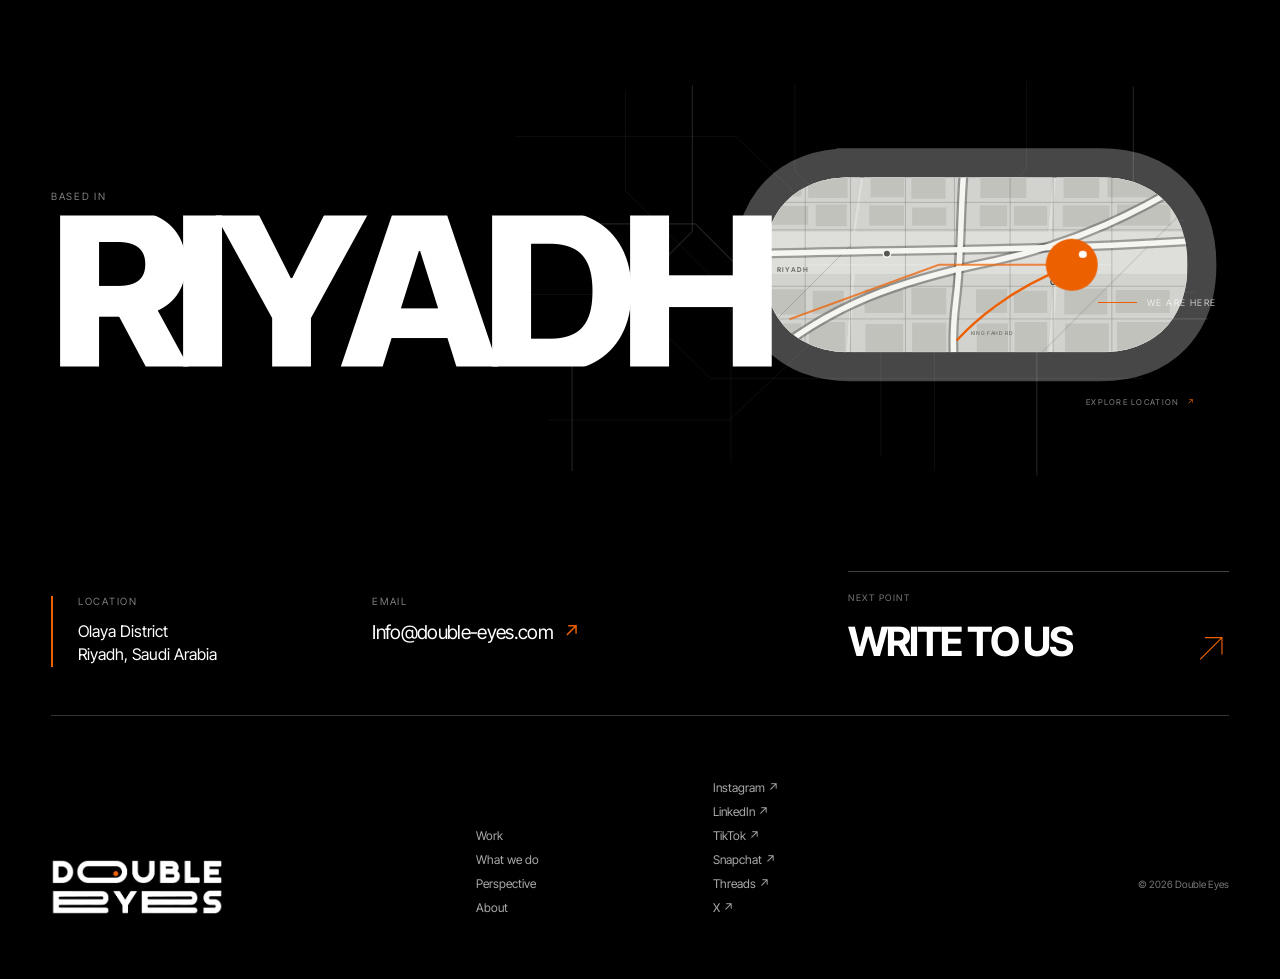
<file: contact/index.html>
<!doctype html>
<html lang="en">
  <head>
    <meta charset="UTF-8" />
    <meta name="viewport" content="width=device-width, initial-scale=1" />
    <meta name="theme-color" content="#000000" />
    <link rel="icon" href="../Assets/Identity-Lines/identity-double-eyes-04-full-field-mark.png" />
    <meta
      name="description"
      content="Meet Double Eyes—one connected point of view across culture, creativity and performance."
    />
    <link rel="canonical" href="https://double-eyes.com/about/" />
    <title>About Double Eyes | One Complete Point of View</title>
    <link rel="preconnect" href="https://fonts.googleapis.com" />
    <link rel="preconnect" href="https://fonts.gstatic.com" crossorigin />
    <link
      href="https://fonts.googleapis.com/css2?family=Inter+Tight:wght@300;400;500;600;700;800;900&display=swap"
      rel="stylesheet"
    />
    <link rel="stylesheet" href="../styles/style.css?v=audit-2" />
    <link rel="stylesheet" href="../styles/brand-logo.css" />
    <link rel="stylesheet" href="../vendor/leaflet/leaflet.css?v=1.9.4" />
    <link rel="stylesheet" href="../styles/about.css?v=about-8" />
  </head>
  <body class="about-page">
    <a class="skip" href="#about-main">Skip to content</a>

    <div class="loader about-loader" aria-hidden="true">
      <div class="loader-eye"><i></i></div>
      <span>DOUBLE VISION / ONE DIRECTION</span>
    </div>
    <div class="cursor" aria-hidden="true"><span></span></div>

    <header class="nav about-nav">
      <a class="logo" href="/" aria-label="Double Eyes home">
        <img
          class="brand-logo"
          src="../Assets/brand/double-eyes-logo-light.png"
          alt="Double Eyes"
        />
      </a>
      <nav aria-label="Primary">
        <a href="/#motion">Work</a>
        <a href="/#capabilities">What we do</a>
        <a href="/#about">Perspective</a>
        <a class="is-current" href="/contact/" aria-current="page">Contact Us</a>
      </nav>
      <a class="nav-cta" href="/#contact">Start a project <span>↗</span></a>
      <button class="menu" type="button" aria-label="Open menu" aria-expanded="false">
        <i></i><i></i>
      </button>
    </header>

    <main id="about-main">
      <section class="about-hero dark" id="about-top" aria-labelledby="about-title">
        <div class="about-frame about-hero-frame">
          <div class="about-kicker about-intro-part">
            <span>01 / About</span>
            <span>Double Eyes · Riyadh</span>
          </div>

          <h1 id="about-title" aria-label="Two eyes. One point of view.">
            <span class="about-hero-line about-intro-part">TWO EYES<span class="orange">.</span></span>
            <span class="about-hero-line about-hero-line--outline about-intro-part">ONE POINT</span>
            <span class="about-hero-line about-hero-line--offset about-intro-part">OF VIEW<span class="orange">.</span></span>
          </h1>

          <div class="about-hero-identity" aria-hidden="true">
            <span class="about-hero-glow"></span>
            <img
              src="../Assets/Identity-Lines/identity-double-eyes-04-full-field.png"
              alt=""
            />
          </div>

          <p class="about-hero-note about-intro-part">
            Two perspectives. One connected view across culture, creativity and performance.
          </p>
          <a class="about-scroll about-intro-part" href="#how-we-see">
            See how we see <span>↓</span>
          </a>
        </div>
      </section>

      <!-- <section class="about-convergence dark" id="how-we-see" aria-labelledby="convergence-title">
        <div class="about-convergence-track">
          <div class="about-convergence-scene">
            <div class="about-frame">
              <div class="about-kicker">
                <span>02 / How we see</span>
                <span>Two perspectives → one complete view</span>
              </div>

              <div class="convergence-field" aria-hidden="true">
                <span class="convergence-axis"></span>
                <span class="convergence-pupil convergence-pupil--left"></span>
                <span class="convergence-pupil convergence-pupil--right"></span>
                <img
                  class="convergence-mark"
                  src="../Assets/Identity-Lines/identity-double-eyes-04-full-field.png"
                  alt=""
                />
              </div>

              <div class="convergence-copy">
                <p class="convergence-index">01 / 02</p>
                <h2 id="convergence-title">
                  DIFFERENT<br />ANGLES<span class="orange">.</span><br />ONE DIRECTION<span class="orange">.</span>
                </h2>
                <p>Every touchpoint. One perspective.</p>
              </div>
              <div class="convergence-progress" aria-hidden="true"><i></i></div>
            </div>
          </div>
        </div>
      </section> -->

      <section class="about-social light" id="follow" aria-labelledby="follow-title">
        <div class="follow-track">
          <div class="follow-scene">
            <div class="about-frame">
              <div class="about-kicker">
                <span>03 / Follow</span>
                <span>One eye · Six channels</span>
              </div>

              <div class="about-social-layout">
                <header class="about-social-head">
                  <h2 id="follow-title">
                    <span>FOLLOW</span>
                    <span>WHAT WE'RE</span>
                    <span>LOOKING</span>
                    <span>AT</span>
                  </h2>
                  <p>One eye. Six channels.</p>
                </header>

                <div class="social-stage" aria-hidden="true">
                  <div class="social-artworks"></div>
                  <span class="social-pupil"></span>
                  <div class="social-stage-caption">
                    <span class="social-stage-number">01 / 06</span>
                    <strong class="social-stage-name">Instagram</strong>
                  </div>
                </div>

                <nav class="social-list" aria-label="Double Eyes social channels"></nav>
              </div>
            </div>
          </div>
        </div>
      </section>

      <section class="about-contact dark" id="find-us" aria-labelledby="contact-title">
        <div class="about-frame">
          <div class="about-kicker about-reveal">
            <span>04 / Find / Connect</span>
            <span>Riyadh, Saudi Arabia</span>
          </div>

          <div class="about-location-stage">
            <div class="about-location-word">
              <p>Based in</p>
              <h2 id="contact-title">RIYADH</h2>
            </div>

            <button class="about-location-system" type="button" data-cursor="VIEW MAP" aria-label="View Double Eyes Riyadh location" aria-haspopup="dialog" aria-controls="location-map-dialog">
              <svg class="location-city" viewBox="0 0 1000 560" preserveAspectRatio="xMidYMid meet" aria-hidden="true">
                <defs>
                  <clipPath id="location-map-clip">
                    <path d="M492 147H827c76 0 118 47 118 118s-42 118-118 118H492c-76 0-118-47-118-118s42-118 118-118Z" />
                  </clipPath>
                </defs>
                <g class="city-secondary">
                  <path pathLength="1" d="M40 92H336L455 205H940" />
                  <path pathLength="1" d="M84 474H328L510 302H955" />
                  <path pathLength="1" d="M188 32V166L330 306V530" />
                  <path pathLength="1" d="M728 18V136L604 262V542" />
                  <path pathLength="1" d="M20 305H188L302 418H884" />
                  <path pathLength="1" d="M416 24V138L532 250V522" />
                </g>
                <g class="city-primary">
                  <path pathLength="1" d="M22 210H282L410 338H972" />
                  <path pathLength="1" d="M116 542V382L278 220V24" />
                  <path pathLength="1" d="M872 26V168L742 298V548" />
                </g>
                <!-- TEMPORARY BRANDED MAP — marker is illustrative until the approved office location is supplied. -->
                <g class="city-map-window" clip-path="url(#location-map-clip)">
                  <path class="map-surface" d="M350 120H970V410H350Z" />
                  <g class="map-districts">
                    <path d="M365 128H507L494 220H365Z" /><path d="M512 128H641L635 220H499Z" />
                    <path d="M646 128H765L757 220H640Z" /><path d="M770 128H958V220H763Z" />
                    <path d="M365 278H492L484 402H365Z" /><path d="M498 278H634L628 402H489Z" />
                    <path d="M642 278H764L756 402H634Z" /><path d="M771 278H958V402H763Z" />
                  </g>
                  <g class="map-blocks">
                    <path d="M382 145h43v28h-43zM434 142h53v33h-53zM518 144h45v30h-45zM573 140h46v36h-46zM666 144h62v31h-62zM778 141h48v34h-48zM837 146h83v28h-83z" />
                    <path d="M378 186h56v25h-56zM444 184h42v29h-42zM516 185h47v27h-47zM574 188h46v24h-46zM665 185h37v28h-37zM711 186h45v26h-45zM777 185h63v29h-63zM850 184h72v28h-72z" />
                    <path d="M379 298h51v34h-51zM440 300h42v31h-42zM510 298h52v32h-52zM573 296h47v36h-47zM660 298h42v32h-42zM711 300h45v30h-45zM779 297h58v35h-58zM848 299h73v31h-73z" />
                    <path d="M381 344h44v39h-44zM435 342h49v42h-49zM511 345h51v38h-51zM574 343h46v41h-46zM661 344h42v39h-42zM712 342h44v42h-44zM780 344h59v39h-59zM850 342h72v42h-72z" />
                  </g>
                  <g class="map-roads-minor">
                    <path pathLength="1" d="M365 181H958M365 218H958M365 294H958M365 338H958M365 388H958" />
                    <path pathLength="1" d="M430 128V402M491 128V402M565 128V402M631 128V402M706 128V402M764 128V402M843 128V402" />
                    <path pathLength="1" d="M365 365L491 239M730 402L958 174" />
                  </g>
                  <g class="map-road-casings">
                    <path pathLength="1" d="M350 251C510 244 702 249 970 232" />
                    <path pathLength="1" d="M646 112C638 179 642 242 633 314C628 353 629 388 632 417" />
                    <path pathLength="1" d="M372 397C462 318 560 286 680 261C794 237 882 193 965 141" />
                  </g>
                  <g class="map-roads-major">
                    <path pathLength="1" d="M350 251C510 244 702 249 970 232" />
                    <path pathLength="1" d="M646 112C638 179 642 242 633 314C628 353 629 388 632 417" />
                    <path pathLength="1" d="M372 397C462 318 560 286 680 261C794 237 882 193 965 141" />
                  </g>
                  <path class="map-focus-path" pathLength="1" d="M635 366C672 326 721 292 790 265" />
                  <circle class="map-secondary-marker" cx="540" cy="250" r="5" />
                  <text class="map-label map-label--riyadh" x="392" y="275">RIYADH</text>
                  <text class="map-label map-label--olaya" x="760" y="292">OLAYA</text>
                  <text class="map-label map-label--road" x="653" y="360" transform="rotate(-88 653 360)">KING FAHD RD</text>
                </g>
                <path class="city-capsule" pathLength="1" d="M492 128H827c88 0 137 55 137 137s-49 137-137 137H492c-88 0-137-55-137-137s49-137 137-137Z" />
                <path class="city-corridor" pathLength="1" d="M436 265H842" />
                <path class="city-focus-route" pathLength="1" d="M410 338L610 265H790" />
              </svg>
              <span class="location-pupil"><i></i></span>
              <span class="location-callout"><i></i>We are here</span>
              <span class="location-explore">Explore location <i>↗</i></span>
            </button>

            <div class="location-map-dialog" id="location-map-dialog" role="dialog" aria-modal="true" aria-labelledby="expanded-location-title" hidden>
              <div class="location-map-backdrop" data-location-close></div>
              <div class="location-map-panel" tabindex="-1">
                <div class="location-map-expanded location-map-preview" aria-hidden="true">
                  <svg viewBox="350 120 620 290" preserveAspectRatio="xMidYMid slice">
                    <g class="expanded-map-art"></g>
                  </svg>
                  <span class="expanded-location-pupil"><i></i></span>
                  <span class="expanded-marker-label">Double Eyes <small>We are here</small></span>
                </div>

                <div class="location-leaflet-map" id="location-leaflet-map" aria-label="Interactive map showing the approximate Double Eyes location in Olaya District, Riyadh"></div>
                <div class="location-map-loading" aria-hidden="true"><i></i><span>Locating Riyadh</span></div>

                <div class="location-map-controls" aria-label="Map controls">
                  <div class="location-zoom-controls">
                    <button type="button" data-map-zoom="in" aria-label="Zoom map in">+</button>
                    <button type="button" data-map-zoom="out" aria-label="Zoom map out">−</button>
                  </div>
                  <button class="location-recenter" type="button" data-map-recenter aria-label="Return map to the Double Eyes location"><i></i>Locate us</button>
                </div>

                <button class="location-map-close" type="button" data-location-close data-cursor="CLOSE" aria-label="Close expanded location map">
                  <span>Close</span><i aria-hidden="true"></i>
                </button>

                <div class="expanded-location-info">
                  <p>Location</p>
                  <!-- TEMPORARY LOCATION — replace with approved Double Eyes office address -->
                  <h3 id="expanded-location-title">Olaya District</h3>
                  <address>Riyadh, Saudi Arabia</address>
                  <div class="expanded-location-actions">
                    <a href="mailto:Info@double-eyes.com">Info@double-eyes.com <span>↗</span></a>
                    <a data-cursor="WRITE" href="/?contact=open#contact">Write to us <span>↗</span></a>
                  </div>
                </div>
              </div>
            </div>

            <div class="about-location-details">
              <div>
                <p class="about-connect-label">Location</p>
                <!-- TEMPORARY LOCATION — replace with approved office location. -->
                <address>Olaya District<br />Riyadh, Saudi Arabia</address>
              </div>
              <div>
                <p class="about-connect-label">Email</p>
                <a class="about-email" data-cursor="EMAIL ↗" href="mailto:Info@double-eyes.com">Info@double-eyes.com<span>↗</span></a>
              </div>
            </div>

            <a class="about-write" data-cursor="WRITE" href="/?contact=open#contact">
              <small>Next point</small>
              <span>WRITE TO US</span>
              <svg viewBox="0 0 42 42" aria-hidden="true"><path d="M8 34L34 8M14 8h20v20" /></svg>
            </a>
          </div>

          <footer class="about-footer">
            <a class="logo footer-logo" href="/" aria-label="Double Eyes home">
              <img class="brand-logo" src="../Assets/brand/double-eyes-logo-light.png" alt="Double Eyes" />
            </a>
            <nav aria-label="Footer navigation">
              <a href="/#motion">Work</a>
              <a href="/#capabilities">What we do</a>
              <a href="/#about">Perspective</a>
              <a href="/about/" aria-current="page">About</a>
            </nav>
            <div class="about-footer-socials" aria-label="Social links">
              <a href="https://www.instagram.com/double_eyes.sa?igsh=ODNibjdmaHd1dmE3&amp;utm_source=qr" target="_blank" rel="noopener noreferrer">Instagram ↗</a>
              <a href="https://www.linkedin.com/company/double-eyes/" target="_blank" rel="noopener noreferrer">LinkedIn ↗</a>
              <a href="https://www.tiktok.com/@double.eyes.sa?_r=1&amp;_t=ZS-98jkGDGz1hk" target="_blank" rel="noopener noreferrer">TikTok ↗</a>
              <a href="https://snapchat.com/t/wtlz7FMR" target="_blank" rel="noopener noreferrer">Snapchat ↗</a>
              <a href="https://www.threads.com/@double_eyes.sa?invite=0" target="_blank" rel="noopener noreferrer">Threads ↗</a>
              <a href="https://x.com/double_eyes0?s=11" target="_blank" rel="noopener noreferrer">X ↗</a>
            </div>
            <small>© 2026 Double Eyes</small>
          </footer>
        </div>
      </section>
    </main>

    <script src="../vendor/leaflet/leaflet.js?v=1.9.4"></script>
    <script src="../scripts/about.js?v=about-7"></script>
  </body>
</html>
</file>
<file: styles/style.css>
:root {
  --orange: #ed6000;
  --dark-orange: #c14e00;
  --coral: #ff791f;
  --black: #000;
  --white: #fff;
  --pad: clamp(22px, 4vw, 72px);
  --ease: cubic-bezier(0.16, 1, 0.3, 1);
}
* {
  box-sizing: border-box;
}
html {
  scroll-behavior: smooth;
}
body {
  margin: 0;
  background: #000;
  color: #fff;
  font-family: "Inter Tight", Arial, sans-serif;
  cursor: none;
  overflow-x: hidden;
}
a {
  color: inherit;
  text-decoration: none;
}
button {
  font: inherit;
}
.skip {
  position: fixed;
  left: 1rem;
  top: -4rem;
  z-index: 1000;
  background: #fff;
  color: #000;
  padding: 0.8rem 1rem;
}
.skip:focus {
  top: 1rem;
}
.dark {
  background: #000;
  color: #fff;
}
.light {
  background: #fff;
  color: #000;
}
.section-meta {
  display: flex;
  justify-content: space-between;
  text-transform: uppercase;
  font-size: 11px;
  letter-spacing: 0.15em;
  border-top: 1px solid currentColor;
  padding-top: 14px;
}
.eyebrow {
  text-transform: uppercase;
  letter-spacing: 0.15em;
  font-size: 11px;
}
.nav {
  position: fixed;
  z-index: 80;
  top: 18px;
  left: var(--pad);
  right: var(--pad);
  height: 58px;
  padding: 0 10px 0 16px;
  border: 1px solid rgba(255, 255, 255, 0.22);
  border-radius: 40px;
  background: rgba(0, 0, 0, 0.66);
  backdrop-filter: blur(18px);
  display: flex;
  align-items: center;
  justify-content: space-between;
  transition: 0.4s;
}
.logo {
  display: flex;
  align-items: center;
  font-size: 15px;
  line-height: 0.68;
  font-weight: 800;
  letter-spacing: -0.07em;
}
.logo-eye {
  width: 34px;
  height: 17px;
  border: 5px solid currentColor;
  border-radius: 20px;
  display: inline-block;
  margin: 0 2px;
  position: relative;
}
.logo-eye i,
.interactive-eye i,
.loader-eye i {
  position: absolute;
  width: 6px;
  height: 6px;
  border-radius: 50%;
  background: var(--orange);
  top: 50%;
  left: 72%;
  transform: translate(-50%, -50%);
}
.nav nav {
  display: flex;
  gap: 34px;
  font-size: 13px;
}
.nav nav a {
  transition: 0.25s;
}
.nav nav a:hover {
  color: var(--coral);
}
.nav-cta {
  background: #fff;
  color: #000;
  padding: 12px 18px;
  border-radius: 24px;
  font-size: 13px;
  font-weight: 600;
}
.nav-cta span {
  color: var(--orange);
  margin-left: 12px;
}
.menu {
  display: none;
  background: none;
  border: 0;
  color: #fff;
}
.loader {
  position: fixed;
  inset: 0;
  background: #000;
  z-index: 200;
  display: grid;
  place-content: center;
  gap: 20px;
  transition: clip-path 1s var(--ease);
  clip-path: inset(0);
}
.loader.done {
  clip-path: inset(0 0 100% 0);
  pointer-events: none;
}
.loader-eye {
  position: relative;
  width: 130px;
  height: 60px;
  border: 12px solid #fff;
  border-radius: 60px;
}
.loader-eye i {
  width: 14px;
  height: 14px;
  animation: scan 1s var(--ease) both;
}
.loader span {
  font-size: 9px;
  letter-spacing: 0.2em;
  text-align: center;
  color: #777;
}
@keyframes scan {
  0% {
    left: 15%;
  }
  100% {
    left: 85%;
  }
}
.cursor {
  position: fixed;
  z-index: 300;
  pointer-events: none;
  left: 0;
  top: 0;
  width: 12px;
  height: 12px;
  margin: -6px;
  border-radius: 50%;
  background: var(--orange);
  mix-blend-mode: difference;
  transition:
    width 0.25s,
    height 0.25s,
    margin 0.25s;
  display: grid;
  place-items: center;
}
.cursor span {
  font-size: 10px;
  color: #fff;
  opacity: 0;
}
.cursor.big {
  width: 64px;
  height: 64px;
  margin: -32px;
  mix-blend-mode: normal;
}
.cursor.big span {
  opacity: 1;
}
.hero {
  height: 100svh;
  min-height: 720px;
  padding: 140px var(--pad) 32px;
  position: relative;
  overflow: hidden;
}
.hero-glow {
  position: absolute;
  width: 65vw;
  height: 65vw;
  right: -20vw;
  top: -20vw;
  background: radial-gradient(circle, #ed6000 0, #7a2800 24%, transparent 66%);
  filter: blur(25px);
  opacity: 0.55;
}
.hero h1 {
  font-size: clamp(70px, 11vw, 190px);
  line-height: 0.76;
  letter-spacing: -0.085em;
  margin: 10vh 0 0;
  position: relative;
  z-index: 2;
}
.hero-line {
  display: block;
}
.hero-line.outline {
  color: transparent;
  -webkit-text-stroke: 1.5px #fff;
  margin-left: 8vw;
}
.hero-line i,
.contact-link i {
  color: var(--orange);
  font-style: normal;
}
.hero-bottom {
  position: absolute;
  left: var(--pad);
  right: var(--pad);
  bottom: 48px;
  display: flex;
  justify-content: flex-end;
  align-items: flex-end;
  gap: 40px;
}
.hero-bottom p {
  font-size: 16px;
  line-height: 1.35;
}
.round-link {
  width: 112px;
  height: 112px;
  border: 1px solid #fff;
  border-radius: 50%;
  display: grid;
  place-content: center;
  font-size: 13px;
  transition: 0.4s;
}
.round-link b {
  color: var(--orange);
  margin-left: 20px;
}
.round-link:hover {
  background: var(--orange);
  border-color: var(--orange);
  transform: rotate(8deg);
}
.round-link:hover b {
  color: #fff;
}
.statement {
  min-height: 90vh;
  padding: 35px var(--pad) 80px;
  display: flex;
  flex-direction: column;
}
.statement-copy {
  font-size: clamp(56px, 8.8vw, 150px);
  line-height: 0.93;
  letter-spacing: -0.07em;
  margin: auto 0;
}
.statement-copy strong {
  color: var(--orange);
  font-weight: 600;
}
.statement-foot {
  align-self: flex-end;
  width: min(560px, 100%);
  display: flex;
  align-items: center;
  gap: 50px;
}
.statement-foot p {
  font-size: clamp(19px, 2vw, 30px);
  line-height: 1.2;
}
.mini-eye {
  flex: 0 0 120px;
  height: 58px;
  border: 12px solid #000;
  border-radius: 60px;
  position: relative;
}
.universe {
  min-height: 110vh;
  padding: 35px var(--pad) 80px;
  overflow: hidden;
  background:
    radial-gradient(circle at 50% 54%, #521d00, transparent 32%), #000;
}
.universe-stage {
  height: 88vh;
  position: relative;
  max-width: 1400px;
  margin: auto;
}
.universe-core {
  position: absolute;
  left: 50%;
  top: 50%;
  transform: translate(-50%, -50%);
  width: 280px;
  height: 130px;
  border: 28px solid #fff;
  border-radius: 100px;
  display: flex;
  align-items: center;
  justify-content: center;
}
.universe-core > span {
  font-size: 115px;
  font-weight: 700;
  letter-spacing: -0.1em;
  position: absolute;
  left: -145px;
}
.universe-core > i {
  width: 23px;
  height: 23px;
}
.universe-core > em {
  font-size: 40px;
  font-style: normal;
  position: absolute;
  right: -64px;
  top: -55px;
}
.universe-core > small {
  position: absolute;
  top: 165px;
  width: 180px;
  text-align: center;
  color: #aaa;
  line-height: 1.4;
}
.service-orbit {
  position: absolute;
  inset: 12% 10%;
}
.service-node {
  --r: min(30vw, 400px);
  position: absolute;
  left: 50%;
  top: 50%;
  transform: translate(-50%, -50%) rotate(var(--a)) translateX(var(--r))
    rotate(calc(-1 * var(--a)));
  border: 0;
  background: none;
  color: #777;
  font-size: clamp(14px, 1vw, 22px);
  cursor: none;
  transition: 0.5s var(--ease);
  white-space: nowrap;
}
.service-node span {
  display: block;
  font-size: 9px;
  color: var(--orange);
  letter-spacing: 0.2em;
}

.service-node b {
  
  font-size: 15px !important;
}

.service-node:before {
  content: "";
  display: block;
  margin: auto auto 12px;
  width: 18px;
  height: 18px;
  border-radius: 50%;
  background: currentColor;
  box-shadow: 0 0 0 10px rgba(237, 96, 0, 0.08);
}
.service-node.active,
.service-node:hover {
  color: #fff;
  transform: translate(-50%, -50%) rotate(var(--a)) translateX(var(--r))
    rotate(calc(-1 * var(--a))) scale(1.3);
}
.service-node.active:before {
  background: var(--orange);
  box-shadow: 0 0 30px var(--orange);
}
.service-copy {
  position: absolute;
  left: 0;
  bottom: 2%;
  width: 320px;
  font-size: 20px;
  line-height: 1.3;
  color: #aaa;
}
.work {
  padding: 35px var(--pad) 140px;
}
.section-title {
  font-size: clamp(58px, 9vw, 150px);
  line-height: 0.82;
  letter-spacing: -0.075em;
  margin: 13vw 0 9vw;
}
.section-title em {
  font-weight: 300;
  color: var(--orange);
}
.projects {
  display: grid;
  grid-template-columns: 1.18fr 0.82fr;
  gap: 14vw 4vw;
}
.project-wide {
  grid-column: 1/-1;
}
.project-offset {
  margin-top: 14vw;
}
.project figure {
  margin: 0;
  height: 66vh;
  min-height: 420px;
  overflow: hidden;
  position: relative;
  background: #111;
}
.project-wide figure {
  height: 78vh;
}
.project img {
  width: 100%;
  height: 100%;
  object-fit: cover;
  filter: saturate(0.35) contrast(1.08);
  transition:
    transform 1.2s var(--ease),
    filter 0.6s;
}
.project:hover img {
  transform: scale(1.04);
  filter: saturate(0.8);
}
.project-shutter {
  position: absolute;
  inset: 0;
  border: 0 solid #fff;
  border-radius: 0;
  transition:
    border-width 0.7s var(--ease),
    border-radius 0.7s;
}
.project:hover .project-shutter {
  border-width: 2.5vw;
  border-radius: 9vw;
}
.project-info {
  display: grid;
  grid-template-columns: 1fr 2.5fr auto;
  align-items: start;
  padding-top: 18px;
  border-top: 1px solid #000;
  margin-top: 12px;
}
.project-info span {
  font-size: 10px;
  text-transform: uppercase;
  letter-spacing: 0.14em;
}
.project-info h3 {
  font-size: clamp(28px, 4vw, 64px);
  letter-spacing: -0.055em;
  line-height: 0.9;
  margin: 0;
}
.project-info p {
  max-width: 250px;
  margin: 6px 0 0;
}
.project-info b {
  color: var(--orange);
  font-size: 11px;
}
.pattern-break {
  height: 100vh;
  background: var(--orange);
  position: relative;
  overflow: hidden;
  display: grid;
  place-items: center;
}
.pattern-track {
  position: absolute;
  inset: -15%;
  background-color: #fff;
  background-image:
    radial-gradient(circle at 80% 50%, var(--orange) 0 6px, transparent 7px),
    radial-gradient(
      ellipse at center,
      transparent 0 31px,
      #000 32px 45px,
      transparent 46px
    );
  background-size: 170px 86px;
  background-position:
    0 0,
    0 0;
  transform: rotate(-8deg) scale(1.2);
  animation: pattern 18s linear infinite;
}
@keyframes pattern {
  to {
    background-position:
      340px 0,
      340px 0;
  }
}
.pattern-message {
  position: relative;
  z-index: 2;
  width: 100%;
  font-size: clamp(60px, 14vw, 220px);
  font-weight: 800;
  letter-spacing: -0.08em;
  line-height: 0.74;
  color: var(--orange);
  mix-blend-mode: multiply;
}
.pattern-message span {
  display: block;
}
.pattern-message span:last-child {
  text-align: right;
}
.contact {
  min-height: 105vh;
  padding: 100px var(--pad) 0;
  position: relative;
  overflow: hidden;
}
.contact-link {
  font-size: clamp(55px, 10vw, 175px);
  font-weight: 700;
  line-height: 0.78;
  letter-spacing: -0.075em;
  display: block;
  margin: 12vh 0;
  position: relative;
  z-index: 2;
}
.contact-link span {
  display: block;
}
.contact-link span:nth-child(2) {
  margin-left: 10vw;
  color: transparent;
  -webkit-text-stroke: 1px #fff;
}
.contact-eye {
  position: absolute;
  width: 32vw;
  height: 14vw;
  border: clamp(18px, 3vw, 50px) solid #fff;
  border-radius: 50%;
  right: 5vw;
  top: 42%;
  opacity: 0.12;
  transform: rotate(8deg);
}
.contact-eye i {
  width: 35px;
  height: 35px;
}
footer {
  border-top: 1px solid #333;
  min-height: 210px;
  display: grid;
  grid-template-columns: 2fr 2fr 1fr auto;
  gap: 30px;
  align-items: center;
  color: #aaa;
  font-size: 13px;
}
.footer-logo {
  color: #fff;
  transform: scale(1.5);
  transform-origin: left;
}
.footer-logo .logo-eye {
  width: 37px;
}
footer p {
  line-height: 1.5;
}
footer div {
  display: flex;
  flex-direction: column;
  gap: 8px;
}
footer a:hover {
  color: var(--orange);
}
footer small {
  align-self: end;
  padding-bottom: 25px;
}
.reveal {
  opacity: 0;
  transform: translateY(45px);
  transition:
    opacity 0.9s var(--ease),
    transform 0.9s var(--ease);
}
.reveal.visible {
  opacity: 1;
  transform: none;
}
:focus-visible {
  outline: 2px solid var(--coral);
  outline-offset: 5px;
}
@media (max-width: 800px) {
  body {
    cursor: auto;
  }
  .cursor {
    display: none;
  }
  .nav {
    top: 10px;
    left: 12px;
    right: 12px;
  }
  .nav nav,
  .nav-cta {
    display: none;
  }
  .menu {
    display: block;
    width: 40px;
  }
  .menu i {
    height: 1px;
    background: #fff;
    display: block;
    margin: 7px;
  }
  .hero {
    min-height: 650px;
    padding-top: 120px;
  }
  .hero h1 {
    font-size: 18vw;
    margin-top: 16vh;
  }
  .hero-line.outline {
    margin-left: 0;
  }
  .hero-eye {
    width: 55vw;
    height: 24vw;
    right: -10vw;
    top: 25%;
    border-width: 15px;
  }
  .hero-bottom {
    bottom: 60px;
    justify-content: space-between;
  }
  .hero-bottom p {
    font-size: 13px;
  }
  .round-link {
    width: 88px;
    height: 88px;
  }
  .scroll-cue {
    display: none;
  }
  .statement {
    min-height: 80vh;
  }
  .statement-foot {
    gap: 20px;
  }
  .statement-foot p {
    font-size: 18px;
  }
  .mini-eye {
    flex-basis: 80px;
    height: 40px;
    border-width: 8px;
  }
  .universe {
    min-height: 850px;
  }
  .universe-stage {
    height: 750px;
  }
  .universe-core {
    width: 160px;
    height: 75px;
    border-width: 16px;
  }
  .universe-core > span {
    font-size: 66px;
    left: -83px;
  }
  .universe-core > small {
    top: 110px;
  }
  .universe-core > em {
    right: -45px;
    top: -42px;
  }
  .service-orbit {
    inset: 10% 0;
  }
  .service-node {
    --r: 37vw;
    font-size: 13px;
  }
  .service-copy {
    bottom: 0;
    width: 100%;
    text-align: center;
    font-size: 17px;
  }
  .projects {
    display: block;
  }
  .project {
    margin: 0 0 90px;
  }
  .project figure,
  .project-wide figure {
    height: 60vh;
    min-height: 420px;
  }
  .project-info {
    grid-template-columns: 1fr auto;
  }
  .project-info h3 {
    grid-row: 2;
    grid-column: 1/-1;
    margin-top: 20px;
  }
  .project-info p {
    grid-column: 1/-1;
  }
  .pattern-break {
    height: 75vh;
  }
  .pattern-track {
    background-size: 130px 66px;
  }
  .contact {
    min-height: 900px;
  }
  .contact-link {
    margin-top: 20vh;
  }
  .contact-link span:nth-child(2) {
    margin-left: 0;
  }
  .contact-eye {
    width: 60vw;
    height: 27vw;
    right: -8vw;
  }
  .contact footer {
    grid-template-columns: 1fr 1fr;
    align-content: center;
  }
  .footer-logo {
    transform: scale(1.2);
  }
  footer small {
    align-self: auto;
  }
}
@media (prefers-reduced-motion: reduce) {
  html {
    scroll-behavior: auto;
  }
  *,
  *:before,
  *:after {
    animation-duration: 0.01ms !important;
    animation-iteration-count: 1 !important;
    transition-duration: 0.01ms !important;
  }
  .loader {
    display: none;
  }
  .reveal {
    opacity: 1;
    transform: none;
  }
}
@media (max-width: 800px) {
  .nav nav.mobile-open {
    display: flex;
    position: fixed;
    inset: 72px 12px auto;
    background: #000;
    border: 1px solid #333;
    border-radius: 24px;
    padding: 30px;
    flex-direction: column;
    gap: 22px;
    font-size: 24px;
    box-shadow: 0 20px 80px rgba(0, 0, 0, 0.65);
  }
}

/* Editorial layout refinement — one shared 12-column system. */
:root {
  --content-max: 1680px;
  --grid-gap: clamp(14px, 1.4vw, 28px);
  --page-gutter: max(
    clamp(22px, 4vw, 72px),
    calc((100vw - var(--content-max)) / 2)
  );
  --pad: var(--page-gutter);
  --space-xs: clamp(8px, 0.7vw, 12px);
  --space-sm: clamp(16px, 1.4vw, 24px);
  --space-md: clamp(28px, 3vw, 48px);
  --space-lg: clamp(60px, 7vw, 112px);
  --space-xl: clamp(100px, 11vw, 176px);
}
.nav {
  max-width: var(--content-max);
  margin-inline: auto;
  left: var(--page-gutter);
  right: var(--page-gutter);
  padding-inline: var(--space-sm) 10px;
}
.nav > .logo,
.nav > nav,
.nav > .nav-cta {
  align-self: center;
}
.section-meta {
  width: 100%;
  max-width: var(--content-max);
  margin-inline: auto;
}
.hero {
  display: grid;
  grid-template-columns: repeat(12, minmax(0, 1fr));
  grid-template-rows: auto 1fr auto;
  column-gap: var(--grid-gap);
  padding-top: clamp(128px, 10vh, 164px);
  padding-bottom: var(--space-md);
}
.hero > .eyebrow {
  grid-column: 1/6;
  grid-row: 1;
}
.hero > h1 {
  grid-column: 1/13;
  grid-row: 2;
  align-self: center;
  width: 100%;
  margin: 0;
  max-width: var(--content-max);
}
.hero-line.outline {
  margin-left: calc((100% + var(--grid-gap) * 11) / 12);
}
.hero-bottom {
  position: static;
  grid-column: 1/13;
  grid-row: 3;
  display: grid;
  grid-template-columns: repeat(12, minmax(0, 1fr));
  gap: var(--grid-gap);
  align-items: end;
}
.hero-bottom p {
  grid-column: 9/11;
  margin: 0;
}
.hero-bottom .round-link {
  grid-column: 11/13;
  justify-self: end;
}
.scroll-cue {
  left: var(--page-gutter);
  bottom: var(--space-md);
}
.hero-eye {
  right: calc(var(--page-gutter) + 2vw);
  top: 24%;
}
.hero-orbit {
  right: calc(var(--page-gutter) + 1vw);
  bottom: 8vh;
}

.statement {
  display: grid;
  grid-template-columns: repeat(12, minmax(0, 1fr));
  grid-template-rows: auto 1fr;
  column-gap: var(--grid-gap);
  padding-block: var(--space-md) var(--space-lg);
}
.statement > .section-meta {
  grid-column: 1/13;
}
.statement-copy {
  grid-column: 1/10;
  grid-row: 2;
  align-self: center;
  margin: 0;
  padding-block: var(--space-lg);
  max-width: none;
}
.statement-foot {
  grid-column: 9/13;
  grid-row: 2;
  align-self: end;
  width: auto;
  margin: 0 0 var(--space-md);
  display: grid;
  grid-template-columns: minmax(0, 1fr) auto;
  gap: var(--space-md);
}
.statement-foot p {
  margin: 0;
}
.mini-eye {
  align-self: end;
}

.universe {
  padding-block: var(--space-md) var(--space-lg);
}
.universe-stage {
  height: min(88vh, 900px);
  max-width: var(--content-max);
}
.service-orbit {
  inset: 8% 7%;
}
.service-node {
  --r: min(29vw, 430px);
}
.service-node:nth-child(2),
.service-node:nth-child(5) {
  --r: min(25vw, 370px);
}
.service-copy {
  left: 0;
  bottom: 3%;
  width: calc((100% - var(--grid-gap) * 11) / 4 + var(--grid-gap) * 3);
  margin: 0;
}

.work {
  padding-block: var(--space-md) var(--space-xl);
}
.work > .section-title {
  max-width: var(--content-max);
  margin: var(--space-xl) auto var(--space-lg);
}
.projects {
  max-width: var(--content-max);
  margin-inline: auto;
  grid-template-columns: repeat(12, minmax(0, 1fr));
  column-gap: var(--grid-gap);
  row-gap: var(--space-xl);
}
.project-wide {
  grid-column: 1/13;
}
.project:not(.project-wide) {
  grid-column: 1/8;
}
.project.project-offset {
  grid-column: 8/13;
  margin-top: clamp(70px, 10vw, 150px);
}
.project figure {
  height: auto;
  min-height: 0;
  aspect-ratio: 4/5;
}
.project-wide figure {
  height: auto;
  aspect-ratio: 16/8;
}
.project-wide:last-child figure {
  aspect-ratio: 16/7;
}
.project-info {
  grid-template-columns: repeat(12, minmax(0, 1fr));
  column-gap: var(--grid-gap);
  padding-top: var(--space-sm);
  margin-top: var(--space-xs);
}
.project-info span {
  grid-column: 1/4;
}
.project-info h3 {
  grid-column: 4/10;
}
.project-info p {
  grid-column: 4/10;
  grid-row: 2;
}
.project-info b {
  grid-column: 12;
  grid-row: 1;
  justify-self: end;
}
.project:not(.project-wide) .project-info {
  grid-template-columns: repeat(6, minmax(0, 1fr));
}
.project:not(.project-wide) .project-info span {
  grid-column: 1/3;
}
.project:not(.project-wide) .project-info h3 {
  grid-column: 3/7;
}
.project:not(.project-wide) .project-info p {
  grid-column: 3/7;
}
.project:not(.project-wide) .project-info b {
  grid-column: 6;
  grid-row: 1;
}

.pattern-message {
  width: calc(100% - var(--page-gutter) * 2);
  max-width: var(--content-max);
  display: grid;
  grid-template-columns: repeat(12, minmax(0, 1fr));
  column-gap: var(--grid-gap);
  mix-blend-mode: normal;
  color: var(--orange);
  text-shadow:
    0 1px #000,
    1px 0 #000,
    -1px 0 #000,
    0 -1px #000;
}
.pattern-message span:first-child {
  grid-column: 1/11;
}
.pattern-message span:last-child {
  grid-column: 3/13;
  text-align: right;
  color: transparent;
  -webkit-text-stroke: 2px var(--orange);
  opacity: 0.9;
}

.contact {
  padding-top: var(--space-lg);
  display: grid;
  grid-template-columns: repeat(12, minmax(0, 1fr));
  column-gap: var(--grid-gap);
  grid-template-rows: auto 1fr auto;
}
.contact > .eyebrow {
  grid-column: 1/5;
}
.contact-link {
  grid-column: 1/13;
  align-self: center;
  margin: var(--space-lg) 0;
  max-width: var(--content-max);
}
.contact-link span:nth-child(2) {
  margin-left: calc((100% + var(--grid-gap) * 11) / 12);
}
.contact-eye {
  right: calc(var(--page-gutter) + 1vw);
  top: 38%;
}
.contact footer {
  grid-column: 1/13;
  grid-template-columns: repeat(12, minmax(0, 1fr));
  gap: var(--grid-gap);
  padding-block: var(--space-md);
}
.contact footer > .footer-logo {
  grid-column: 1/4;
}
.contact footer > p {
  grid-column: 5/8;
}
.contact footer > div {
  grid-column: 9/11;
}
.contact footer > small {
  grid-column: 12;
  justify-self: end;
}

@media (min-width: 801px) and (max-width: 1100px) {
  :root {
    --page-gutter: clamp(32px, 4vw, 48px);
  }
  .hero h1 {
    font-size: 10.5vw;
  }
  .hero-bottom p {
    grid-column: 8/11;
  }
  .hero-bottom .round-link {
    grid-column: 11/13;
  }
  .statement-copy {
    grid-column: 1/11;
  }
  .statement-foot {
    grid-column: 8/13;
  }
  .service-node {
    --r: min(35vw, 350px);
  }
  .service-node:nth-child(2),
  .service-node:nth-child(5) {
    --r: min(30vw, 310px);
  }
}
@media (max-width: 800px) {
  :root {
    --page-gutter: clamp(20px, 5.6vw, 28px);
    --grid-gap: 12px;
    --space-xl: clamp(84px, 24vw, 120px);
  }
  .nav {
    left: 12px;
    right: 12px;
  }
  .hero {
    display: grid;
    grid-template-columns: repeat(4, minmax(0, 1fr));
    grid-template-rows: auto 1fr auto;
    padding-top: 120px;
    padding-bottom: var(--space-md);
  }
  .hero > .eyebrow {
    grid-column: 1/5;
  }
  .hero > h1 {
    grid-column: 1/5;
    align-self: center;
    margin: 0;
    font-size: clamp(56px, 18vw, 82px);
    max-width: 100%;
  }
  .hero-line.outline {
    margin-left: 0;
  }
  .hero-bottom {
    grid-column: 1/5;
    display: grid;
    grid-template-columns: repeat(4, minmax(0, 1fr));
    gap: var(--grid-gap);
  }
  .hero-bottom p {
    grid-column: 1/4;
  }
  .hero-bottom .round-link {
    grid-column: 4;
    justify-self: end;
  }
  .hero-eye {
    right: -12%;
    top: 23%;
  }
  .hero-orbit {
    right: -8%;
    bottom: 5vh;
  }
  .statement {
    display: grid;
    grid-template-columns: repeat(4, minmax(0, 1fr));
    min-height: 780px;
  }
  .statement > .section-meta {
    grid-column: 1/5;
  }
  .statement-copy {
    grid-column: 1/5;
    grid-row: 2;
    align-self: start;
    padding-top: var(--space-lg);
  }
  .statement-foot {
    grid-column: 2/5;
    grid-row: 2;
    align-self: end;
    margin-bottom: var(--space-sm);
    gap: var(--space-sm);
  }
  .universe {
    min-height: 900px;
  }
  .universe-stage {
    height: 790px;
  }
  .universe-core {
    top: 31%;
  }
  .service-orbit {
    inset: auto 0 112px;
    display: grid;
    grid-template-columns: 1fr 1fr;
    gap: 18px 24px;
  }
  .service-node,
  .service-node.active,
  .service-node:hover {
    position: relative;
    inset: auto;
    transform: none;
    white-space: normal;
    text-align: left;
    font-size: 15px;
    padding: 10px 0;
    border-bottom: 1px solid #333;
  }
  .service-node:before {
    display: none;
  }
  .service-node span {
    display: inline-block;
    margin-right: 8px;
  }
  .service-node.active {
    color: #fff;
    border-color: var(--orange);
  }
  .service-copy {
    left: 0;
    bottom: 0;
    width: 100%;
    text-align: left;
    padding-right: 12%;
    font-size: 16px;
  }
  .work > .section-title {
    margin-block: var(--space-xl) var(--space-lg);
  }
  .projects {
    display: block;
  }
  .project,
  .project.project-offset {
    margin: 0 0 var(--space-lg);
  }
  .project figure,
  .project-wide figure,
  .project-wide:last-child figure {
    height: auto;
    min-height: 0;
    aspect-ratio: 4/5;
  }
  .project-wide:first-child figure {
    aspect-ratio: 4/5;
  }
  .project-info,
  .project:not(.project-wide) .project-info {
    grid-template-columns: repeat(4, minmax(0, 1fr));
    column-gap: var(--grid-gap);
  }
  .project-info span,
  .project:not(.project-wide) .project-info span {
    grid-column: 1/3;
  }
  .project-info b,
  .project:not(.project-wide) .project-info b {
    grid-column: 4;
    grid-row: 1;
  }
  .project-info h3,
  .project:not(.project-wide) .project-info h3 {
    grid-column: 1/5;
    grid-row: 2;
    margin-top: var(--space-sm);
  }
  .project-info p,
  .project:not(.project-wide) .project-info p {
    grid-column: 1/5;
    grid-row: 3;
  }
  .pattern-message {
    grid-template-columns: repeat(4, minmax(0, 1fr));
    font-size: clamp(56px, 17vw, 100px);
    line-height: 0.82;
  }
  .pattern-message span:first-child {
    grid-column: 1/5;
  }
  .pattern-message span:last-child {
    grid-column: 1/5;
  }
  .contact {
    grid-template-columns: repeat(4, minmax(0, 1fr));
    min-height: 900px;
  }
  .contact > .eyebrow {
    grid-column: 1/5;
  }
  .contact-link {
    grid-column: 1/5;
    margin: var(--space-lg) 0;
  }
  .contact-link span:nth-child(2) {
    margin-left: 0;
  }
  .contact-eye {
    right: -10%;
    top: 37%;
  }
  .contact footer {
    grid-column: 1/5;
    grid-template-columns: repeat(4, minmax(0, 1fr));
    align-content: center;
    row-gap: var(--space-md);
  }
  .contact footer > .footer-logo {
    grid-column: 1/3;
  }
  .contact footer > p {
    grid-column: 3/5;
  }
  .contact footer > div {
    grid-column: 1/3;
  }
  .contact footer > small {
    grid-column: 3/5;
    justify-self: end;
    align-self: end;
  }
}
@media (max-width: 430px) {
  .section-meta span:last-child {
    max-width: 46%;
    text-align: right;
  }
  .hero {
    min-height: 720px;
  }
  .hero-bottom p {
    font-size: 12px;
  }
  .round-link {
    width: 78px;
    height: 78px;
  }
  .statement {
    min-height: 720px;
  }
  .statement-copy {
    font-size: clamp(48px, 15.5vw, 68px);
  }
  .statement-foot {
    grid-column: 1/5;
  }
  .statement-foot p {
    font-size: 17px;
  }
  .mini-eye {
    flex-basis: auto;
    width: 72px;
  }
  .contact-link {
    font-size: clamp(49px, 14.5vw, 66px);
  }
}
@media (max-width: 350px) {
  :root {
    --page-gutter: 18px;
  }
  .nav {
    left: 8px;
    right: 8px;
  }
  .hero h1 {
    font-size: 17.2vw;
  }
  .hero-bottom p {
    grid-column: 1/4;
    font-size: 11px;
  }
  .round-link {
    width: 70px;
    height: 70px;
    font-size: 11px;
  }
  .universe-core {
    transform: translate(-50%, -50%) scale(0.88);
  }
  .service-orbit {
    gap: 10px 18px;
  }
  .service-node {
    font-size: 13px;
  }
  .statement-copy {
    font-size: 15vw;
  }
}
.statement-copy {
  font-size: clamp(56px, 7.7vw, 130px);
}
.pattern-message {
  grid-template-rows: auto auto;
  align-content: center;
  row-gap: clamp(8px, 1vw, 18px);
}
.pattern-message span:first-child {
  white-space: nowrap;
}
.pattern-message span:last-child {
  grid-column: 4/13;
  font-size: 0.6em;
  line-height: 0.86;
  white-space: nowrap;
  justify-self: end;
  align-self: start;
  text-align: right;
  transform: translateY(-0.08em);
  color: #fff;
  -webkit-text-stroke: 1.5px #000;
  text-shadow: 2px 2px 0 var(--orange);
}
@media (max-width: 800px) {
  .pattern-message span:last-child {
    grid-column: 1/5;
    font-size: 0.58em;
    white-space: normal;
    max-width: 90%;
    line-height: 0.82;
  }
}

/* Full Field: one center, one measured elliptical coordinate system. */
.universe {
  height: 190vh;
  min-height: 0;
  padding: 0 var(--page-gutter);
  overflow: clip;
  background:
    radial-gradient(
      ellipse at 50% 46%,
      #4a1900 0,
      rgba(32, 10, 0, 0.72) 22%,
      transparent 53%
    ),
    #000;
}
.universe-sticky {
  position: sticky;
  top: 0;
  height: 100vh;
  padding-block: var(--space-md);
  display: flex;
  flex-direction: column;
  overflow: hidden;
}
.universe-sticky > .section-meta {
  flex: 0 0 auto;
}
.universe-stage {
  --center-y: 46%;
  position: relative;
  flex: 1 1 auto;
  height: auto;
  min-height: 0;
  width: 100%;
  max-width: var(--content-max);
  margin-inline: auto;
}
.orbit-guide {
  position: absolute;
  left: 50%;
  top: var(--center-y);
  width: min(calc(100% - clamp(64px, 6vw, 110px)), 1650px);
  height: min(64vh, 600px);
  transform: translate(-50%, -50%);
  overflow: visible;
  pointer-events: none;
}
.orbit-guide ellipse {
  fill: none;
  stroke: rgba(255, 255, 255, 0.075);
  stroke-width: 1.2;
  stroke-dasharray: 2 7;
  vector-effect: non-scaling-stroke;
}
.universe-center {
  position: absolute;
  left: 50%;
  top: var(--center-y);
  z-index: 3;
  width: min(440px, 34vw);
  transform: translate(-50%, -50%);
  display: flex;
  flex-direction: column;
  align-items: center;
  text-align: center;
  pointer-events: none;
}
.universe-core {
  position: relative;
  inset: auto;
  transform: none;
  width: clamp(300px, 32vw, 480px);
  height: auto;
  border: 0;
  border-radius: 0;
  display: block;
  color: #fff;
}

.full-field-identity {
  position: relative;
  width: 100%;
  aspect-ratio: 2259 / 813;
  transform-origin: center;
  transition: transform 0.5s var(--ease), opacity 0.5s var(--ease);
}

.full-field-identity > img {
  display: block;
  width: 100%;
  height: auto;
}

.full-field-pupil {
  position: absolute;
  top: 74.17%;
  width: 3.55%;
  aspect-ratio: 1;
  border-radius: 50%;
  background: var(--orange);
  transform: translate(-50%, -50%)
    translate(var(--look-x, 0), var(--look-y, 0));
  box-shadow: 0 0 30px rgba(237, 96, 0, 0.7);
  transition: transform 0.5s var(--ease);
}

.full-field-pupil-primary {
  left: 53.03%;
}

.full-field-pupil-secondary {
  left: 91.41%;
}
.core-kicker {
  position: static;
  width: auto;
  margin-top: 14px;
  color: #777;
  font-size: 10px;
  line-height: 1.3;
  letter-spacing: 0.13em;
  text-transform: uppercase;
}
.service-info {
  width: min(370px, 32vw);
  margin-top: clamp(20px, 2.2vh, 30px);
  transition:
    opacity 0.18s ease,
    transform 0.18s ease,
    filter 0.18s ease;
}
.service-info.is-leaving {
  opacity: 0;
  transform: translateY(-6px);
  filter: blur(3px);
}
.service-active-label {
  display: block;
  margin-bottom: 10px;
  color: var(--orange);
  font-size: 10px;
  letter-spacing: 0.18em;
  text-transform: uppercase;
}
.service-copy {
  position: static;
  width: auto;
  margin: 0;
  padding: 0;
  color: #c7c7c7;
  font-size: clamp(15px, 1.2vw, 18px);
  line-height: 1.38;
  text-align: center;
}
.service-orbit {
  position: absolute;
  inset: 0;
  z-index: 4;
  display: block;
  pointer-events: none;
}
.service-node,
.service-node.active,
.service-node:hover {
  position: absolute;
  left: var(--node-x, 50%);
  top: var(--node-y, 50%);
  width: max-content;
  min-width: 110px;
  padding: 0;
  border: 0;
  background: none;
  color: #606060;
  transform: translate(-50%, -50%);
  text-align: center;
  white-space: nowrap;
  cursor: none;
  pointer-events: auto;
  transition:
    color 0.35s var(--ease),
    opacity 0.35s var(--ease),
    transform 0.35s var(--ease);
}
.service-node > i {
  display: block;
  width: 11px;
  height: 11px;
  margin: 0 auto 8px;
  border-radius: 50%;
  background: #555;
  box-shadow: 0 0 0 7px rgba(255, 255, 255, 0.025);
  transition: 0.35s var(--ease);
}
.service-node:before {
  display: none;
  content: none;
}
.service-node > span {
  display: block;
  margin: 0 0 3px;
  color: #8a3c15;
  font-size: 9px;
  line-height: 1;
  letter-spacing: 0.18em;
}
.service-node > b {
  display: block;
  font-size: clamp(14px, 1.25vw, 19px);
  font-weight: bold;
  line-height: 1.1;
}
.service-node.active {
  z-index: 2;
  color: #fff;
  transform: translate(-50%, -50%) scale(1.12);
}
.service-node.active > i {
  background: var(--orange);
  box-shadow:
    0 0 25px rgba(237, 96, 0, 0.85),
    0 0 0 9px rgba(237, 96, 0, 0.08);
}
.service-node.active > span {
  color: var(--orange);
}
.active-ray {
  position: absolute;
  z-index: 1;
  left: var(--ray-x, 50%);
  top: var(--ray-y, 46%);
  width: var(--ray-length, 0);
  height: 1px;
  transform: rotate(var(--ray-angle, 0deg));
  transform-origin: left center;
  background: linear-gradient(
    90deg,
    rgba(237, 96, 0, 0.26),
    rgba(237, 96, 0, 0.03) 78%,
    transparent
  );
  opacity: 0.7;
  pointer-events: none;
  transition:
    width 0.5s var(--ease),
    transform 0.5s var(--ease);
}

@media (min-width: 801px) and (max-width: 1100px) {
  .universe {
    height: 175vh;
  }
  .universe-stage {
    --center-y: 45%;
  }
  .orbit-guide {
    width: calc(100% - 90px);
    height: min(54vh, 460px);
  }
  .universe-center {
    width: 390px;
  }
  .service-info {
    width: 310px;
  }
  .service-node {
    min-width: 96px;
  }
  .service-node > b {
    font-size: 14px;
  }
}
@media (max-width: 800px) {
  .universe {
    height: auto;
    min-height: 0;
    padding-inline: var(--page-gutter);
  }
  .universe-sticky {
    position: relative;
    top: auto;
    height: auto;
    min-height: 940px;
    padding-block: var(--space-md);
  }
  .universe-stage {
    --center-y: 30%;
    height: 860px;
    min-height: 860px;
    flex: none;
  }
  .orbit-guide,
  .active-ray {
    display: none;
  }
  .universe-center {
    top: var(--center-y);
    width: 100%;
    max-width: 360px;
  }
  .universe-core {
    transform: scale(0.82);
  }
  .core-kicker {
    margin-top: 1px;
  }
  .service-info {
    width: min(300px, 88vw);
    margin-top: 22px;
  }
  .service-copy {
    text-align: center;
    font-size: 15px;
  }
  .service-orbit {
    inset: auto 0 0;
    display: grid;
    grid-template-columns: 1fr 1fr;
    gap: 0 22px;
    pointer-events: auto;
  }
  .service-node,
  .service-node.active,
  .service-node:hover {
    position: relative;
    left: auto !important;
    top: auto !important;
    width: 100%;
    min-width: 0;
    padding: 13px 0;
    border-bottom: 1px solid #292929;
    transform: none;
    text-align: left;
    display: grid;
    grid-template-columns: 12px 26px 1fr;
    align-items: center;
    gap: 6px;
    white-space: normal;
  }
  .service-node > i {
    width: 7px;
    height: 7px;
    margin: 0;
    box-shadow: none;
  }
  .service-node > span {
    display: block;
    margin: 0;
  }
  .service-node > b {
    font-size: 14px;
  }
  .service-node.active {
    transform: none;
    border-color: var(--orange);
  }
}
@media (max-width: 430px) {
  .universe-sticky {
    min-height: 900px;
  }
  .universe-stage {
    height: 820px;
    min-height: 820px;
  }
  .universe-center {
    top: 29%;
  }
  .universe-core {
    transform: scale(0.72);
  }
  .core-kicker {
    margin-top: -6px;
  }
  .service-info {
    margin-top: 18px;
  }
}

/* Hero refinement: a 12-column editorial composition with one right-side visual system. */
.hero {
  grid-template-columns: repeat(12, minmax(0, 1fr));
  grid-template-rows: auto minmax(0, 1fr) auto;
  column-gap: var(--grid-gap);
  padding-top: clamp(126px, 13vh, 168px);
  padding-bottom: var(--space-md);
}
.hero > .eyebrow {
  grid-column: 1/7;
  grid-row: 1;
  align-self: start;
  margin: 0;
}
.hero > h1 {
  grid-column: 1/10;
  grid-row: 2;
  align-self: center;
  z-index: 2;
  max-width: min(100%, 1180px);
  padding-bottom: clamp(20px, 4vh, 58px);
  font-size: clamp(74px, 10.2vw, 184px);
  line-height: 0.77;
}
.hero-line.outline {
  margin-left: clamp(24px, 4.6vw, 88px);
  font-size: 0.87em;
  letter-spacing: -0.096em;
  -webkit-text-stroke: 1.25px rgba(255, 255, 255, 0.9);
}
.hero-visual-system {
  grid-column: 8/13;
  grid-row: 2/4;
  position: relative;
  z-index: 1;
  min-width: 0;
  min-height: 0;
}
.hero-visual-system .hero-eye {
  position: absolute;
  inset: auto;
  top: clamp(40px, 8vh, 110px);
  left: clamp(-36px, -2vw, -8px);
  width: min(35vw, 540px);
  height: min(14.5vw, 220px);
  border-width: clamp(16px, 2vw, 32px);
  border-radius: 14vw;
  transform: rotate(-10deg);
  opacity: 0.28;
}
.hero-visual-system .hero-eye small {
  right: 0;
  top: calc(-1 * clamp(26px, 3vw, 45px));
  font-size: 11px;
}
.hero-visual-system .hero-orbit {
  position: absolute;
  inset: auto;
  left: clamp(-18px, -1vw, 4px);
  top: clamp(220px, 30vh, 330px);
  width: clamp(340px, 31vw, 500px);
  height: clamp(340px, 31vw, 500px);
}
.hero-visual-system .orbit-ring {
  border-color: rgba(255, 255, 255, 0.24);
}
.hero-visual-system .orbit-dot {
  width: 18px;
  height: 18px;
  left: calc(50% - 9px);
  top: -9px;
  transform-origin: 9px calc(12.5vw + 9px);
}
.hero-visual-system .hero-bottom {
  position: absolute;
  inset: auto;
  left: clamp(-4px, -0.3vw, 0px);
  right: 0;
  bottom: clamp(116px, 17vh, 164px);
  display: grid;
  grid-template-columns: minmax(0, 1fr) auto;
  gap: clamp(18px, 2vw, 34px);
  align-items: end;
  z-index: 3;
}
.hero-visual-system .hero-bottom p {
  grid-column: auto;
  max-width: 310px;
  margin: 0;
  font-size: clamp(14px, 1.15vw, 17px);
  line-height: 1.32;
}
.hero-visual-system .round-link {
  grid-column: auto;
  position: relative;
  right: 18px;
  bottom: 10px;
  justify-self: end;
  width: clamp(86px, 8vw, 112px);
  height: clamp(86px, 8vw, 112px);
}
.hero > .scroll-cue {
  position: static;
  grid-column: 1/5;
  grid-row: 3;
  align-self: end;
  display: flex;
  margin: 0;
  color: #7d7d7d;
}

@media (min-width: 801px) and (max-width: 1100px) {
  .hero {
    padding-top: clamp(118px, 13vh, 138px);
  }
  .hero > h1 {
    grid-column: 1/11;
    font-size: clamp(72px, 9.7vw, 112px);
    padding-bottom: 20px;
  }
  .hero-line.outline {
    margin-left: clamp(18px, 3.5vw, 46px);
    font-size: 0.84em;
  }
  .hero-visual-system {
    grid-column: 8/13;
  }
  .hero-visual-system .hero-eye {
    top: clamp(58px, 11vh, 100px);
    left: -44px;
    width: min(39vw, 420px);
    height: min(16vw, 164px);
  }
  .hero-visual-system .hero-orbit {
    left: -18px;
    top: clamp(225px, 37vh, 292px);
    width: clamp(230px, 27vw, 310px);
    height: clamp(230px, 27vw, 310px);
  }
  .hero-visual-system .hero-bottom {
    left: -12px;
    bottom: 96px;
  }
  .hero-visual-system .hero-bottom p {
    max-width: 225px;
    font-size: 14px;
  }
  .hero-visual-system .round-link {
    right: 8px;
    bottom: 4px;
    width: 84px;
    height: 84px;
  }
}
@media (max-width: 800px) {
  .hero {
    grid-template-columns: repeat(4, minmax(0, 1fr));
    grid-template-rows: auto minmax(0, 1fr) auto;
    padding-top: 112px;
    padding-bottom: var(--space-sm);
    min-height: 720px;
  }
  .hero > .eyebrow {
    grid-column: 1/5;
    grid-row: 1;
    font-size: 9px;
  }
  .hero > h1 {
    grid-column: 1/5;
    grid-row: 2;
    align-self: center;
    max-width: 94%;
    padding: 0 0 7vh;
    font-size: clamp(56px, 17.2vw, 80px);
    line-height: 0.79;
  }
  .hero-line.outline {
    max-width: 88%;
    margin-left: 0;
    font-size: 0.87em;
    letter-spacing: -0.1em;
  }
  .hero-visual-system {
    grid-column: 1/5;
    grid-row: 2/4;
    min-height: 0;
  }
  .hero-visual-system .hero-eye {
    top: 18%;
    left: 54%;
    width: 64vw;
    height: 28vw;
    border-width: clamp(13px, 4vw, 18px);
    opacity: 0.22;
    transform: rotate(-10deg);
  }
  .hero-visual-system .hero-eye small {
    right: 0;
    top: -26px;
    font-size: 9px;
  }
  .hero-visual-system .hero-orbit {
    left: 58%;
    top: auto;
    bottom: clamp(42px, 8vh, 74px);
    width: 50vw;
    height: 50vw;
  }
  .hero-visual-system .orbit-dot {
    width: 14px;
    height: 14px;
    left: calc(50% - 7px);
    top: -7px;
    transform-origin: 7px calc(25vw + 7px);
  }
  .hero-visual-system .hero-bottom {
    left: 0;
    right: 0;
    bottom: clamp(42px, 6vh, 58px);
    grid-template-columns: minmax(0, 1fr) auto;
    gap: 12px;
  }
  .hero-visual-system .hero-bottom p {
    max-width: 215px;
    font-size: 12px;
    line-height: 1.3;
  }
  .hero-visual-system .round-link {
    width: 78px;
    height: 78px;
    font-size: 11px;
  }
  .hero > .scroll-cue {
    grid-column: 1/4;
    grid-row: 3;
    display: flex;
    font-size: 8px;
    gap: 10px;
  }
  .hero > .scroll-cue i {
    width: 38px;
  }
}
@media (max-width: 350px) {
  .hero {
    min-height: 700px;
    padding-top: 104px;
  }
  .hero > h1 {
    font-size: 16.6vw;
    padding-bottom: 8vh;
  }
  .hero-line.outline {
    max-width: 92%;
    font-size: 0.84em;
  }
  .hero-visual-system .hero-eye {
    left: 56%;
    width: 66vw;
    height: 29vw;
  }
  .hero-visual-system .hero-bottom p {
    max-width: 188px;
    font-size: 11px;
  }
  .hero-visual-system .round-link {
    width: 68px;
    height: 68px;
    font-size: 10px;
  }
}

/* Final CTA: one readable poster composition; the eye is its secondary character. */
.contact {
  min-height: max(860px, 100svh);
  padding: clamp(104px, 13vh, 156px) var(--page-gutter) 0;
  display: grid;
  grid-template-columns: repeat(12, minmax(0, 1fr));
  grid-template-rows: auto minmax(510px, 1fr) auto;
  column-gap: var(--grid-gap);
  overflow: hidden;
  background:
    radial-gradient(
      ellipse at 86% 58%,
      rgba(237, 96, 0, 0.09),
      transparent 30%
    ),
    #000;
}
.contact > .eyebrow {
  grid-column: 1/6;
  grid-row: 1;
  align-self: start;
  margin: 0;
  color: #aaa;
}
.contact-link {
  grid-column: 1/9;
  grid-row: 2;
  align-self: center;
  z-index: 3;
  display: grid;
  grid-template-columns: repeat(8, minmax(0, 1fr));
  grid-template-rows: auto auto auto auto;
  align-content: center;
  row-gap: clamp(3px, 0.55vw, 9px);
  max-width: none;
  margin: 0;
  color: #fff;
  font-size: clamp(74px, 9.25vw, 176px);
  font-weight: 700;
  line-height: 0.77;
  letter-spacing: -0.092em;
  cursor: none;
}
.contact-link > span {
  display: block;
  white-space: nowrap;
}
.contact-link > span:nth-child(1) {
  grid-column: 1/9;
}
.contact-link > span:nth-child(2) {
  grid-column: 2/9;
  margin: 0;
  color: transparent;
  -webkit-text-stroke: clamp(1.25px, 0.11vw, 2px) rgba(255, 255, 255, 0.94);
  letter-spacing: -0.097em;
}
.contact-link > span:nth-child(3) {
  grid-column: 1/9;
}
.contact-link i {
  color: var(--orange);
  font-style: normal;
  margin-left: 0.02em;
}
.contact-hint {
  grid-column: 1/4;
  margin-top: clamp(30px, 5vh, 62px);
  color: #aaa;
  font-size: 10px;
  font-weight: 400;
  line-height: 1;
  letter-spacing: 0.17em;
  text-transform: uppercase;
}
.contact-hint b {
  margin-left: 8px;
  color: var(--orange);
  font-size: 13px;
}
.contact-eye {
  position: relative;
  right: auto;
  top: auto;
  grid-column: 8/13;
  grid-row: 2;
  align-self: center;
  justify-self: end;
  z-index: 1;
  width: min(31vw, 510px);
  height: min(13vw, 214px);
  border: clamp(17px, 2.25vw, 34px) solid rgba(255, 255, 255, 0.52);
  border-radius: 50%;
  opacity: 0.48;
  transform: rotate(7deg);
  transition:
    opacity 0.45s var(--ease),
    border-color 0.45s var(--ease),
    filter 0.45s var(--ease);
}
.contact-eye i {
  left: 50%;
  top: 50%;
  width: clamp(20px, 2vw, 32px);
  height: clamp(20px, 2vw, 32px);
  background: var(--orange);
  box-shadow: 0 0 30px rgba(237, 96, 0, 0.72);
  transition: box-shadow 0.45s var(--ease);
}
.contact:hover .contact-eye {
  opacity: 0.67;
  border-color: rgba(255, 255, 255, 0.7);
  filter: drop-shadow(0 0 18px rgba(237, 96, 0, 0.12));
}
.contact:hover .contact-eye i {
  box-shadow: 0 0 42px rgba(237, 96, 0, 0.9);
}
.cursor.write {
  width: 58px;
  height: 58px;
  margin: -29px;
  background: var(--orange);
  mix-blend-mode: normal;
}
.cursor.write span {
  font-size: 9px;
  font-weight: 700;
  letter-spacing: 0.08em;
  color: #000;
}
.contact footer {
  grid-column: 1/13;
  grid-row: 3;
  align-self: end;
  position: relative;
  z-index: 4;
}
@media (min-width: 801px) and (max-width: 1100px) {
  .contact {
    min-height: 900px;
    grid-template-rows: auto minmax(520px, 1fr) auto;
  }
  .contact-link {
    grid-column: 1/10;
    font-size: clamp(72px, 9.5vw, 112px);
  }
  .contact-eye {
    grid-column: 9/13;
    width: 32vw;
    height: 13.5vw;
    opacity: 0.36;
  }
  .contact-link > span:nth-child(2) {
    grid-column: 2/10;
  }
  .contact-hint {
    margin-top: 34px;
  }
}
@media (max-width: 800px) {
  .contact {
    min-height: 900px;
    padding: 110px var(--page-gutter) 0;
    display: grid;
    grid-template-columns: repeat(4, minmax(0, 1fr));
    grid-template-rows: auto auto minmax(245px, 1fr) auto;
    column-gap: var(--grid-gap);
    overflow: hidden;
  }
  .contact > .eyebrow {
    grid-column: 1/5;
    grid-row: 1;
    font-size: 9px;
  }
  .contact-link {
    grid-column: 1/5;
    grid-row: 2/4;
    display: grid;
    grid-template-columns: repeat(4, minmax(0, 1fr));
    grid-template-rows: auto auto auto 1fr auto;
    align-self: stretch;
    font-size: clamp(52px, 16.2vw, 76px);
    line-height: 0.78;
    row-gap: 4px;
    cursor: pointer;
  }
  .contact-link > span:nth-child(1),
  .contact-link > span:nth-child(3) {
    grid-column: 1/5;
  }
  .contact-link > span:nth-child(2) {
    grid-column: 1/5;
    margin: 0;
    -webkit-text-stroke: 1.1px rgba(255, 255, 255, 0.94);
    letter-spacing: -0.1em;
  }
  .contact-hint {
    grid-column: 1/5;
    grid-row: 5;
    align-self: end;
    margin: 0 0 30px;
    color: #fff;
    font-size: 10px;
  }
  .contact-eye {
    grid-column: 2/5;
    grid-row: 3;
    align-self: center;
    justify-self: end;
    width: 72vw;
    height: 30vw;
    max-width: 340px;
    max-height: 144px;
    border-width: clamp(13px, 3.7vw, 18px);
    opacity: 0.38;
    transform: rotate(7deg);
  }
  .contact footer {
    grid-column: 1/5;
    grid-row: 4;
    grid-template-columns: repeat(4, minmax(0, 1fr));
    align-self: end;
  }
  .contact footer > .footer-logo {
    grid-column: 1/3;
  }
  .contact footer > p {
    grid-column: 3/5;
  }
  .contact footer > div {
    grid-column: 1/3;
  }
  .contact footer > small {
    grid-column: 3/5;
    justify-self: end;
    align-self: end;
  }
}
@media (max-width: 350px) {
  .contact {
    min-height: 850px;
    padding-top: 102px;
  }
  .contact-link {
    font-size: 15.6vw;
  }
  .contact-eye {
    width: 74vw;
    height: 31vw;
  }
  .contact-hint {
    font-size: 9px;
  }
}
</file>
<file: styles/pattern-fix.css>
/* LOOK AGAIN / LOOK DEEPER - short editorial brand takeover. */
.pattern-break {
  --takeover: 0;
  --release: 0;
  --deep: 0;
  --band-inset-y: 37%;
  --pattern-shift: -2vw;
  position: relative;
  height: 145svh;
  min-height: 980px;
  overflow: clip;
  isolation: isolate;
  display: block;
  background: #fff;
  color: #000;
}

.pattern-sticky {
  position: sticky;
  top: 0;
  width: 100%;
  height: 100svh;
  min-height: 680px;
  overflow: hidden;
  background: #fff;
}

.pattern-band {
  position: absolute;
  z-index: 1;
  inset: var(--band-inset-y) 0;
  overflow: hidden;
  clip-path: inset(0 0 calc(var(--release) * 100%) 0);
  will-change: inset, clip-path;
}

.pattern-track {
  position: absolute;
  inset: -16% -8%;
  background-color: #fff;
  background-image: url("../Assets/Identity-Lines/identity-double-eyes-11.png");
  background-repeat: no-repeat;
  background-size: cover;
  background-position: var(--pattern-shift) 50%;
  transform: translate3d(0, 0, 0);
  animation: none;
  will-change: background-position;
}

.pattern-track::after {
  content: none;
}

.pattern-message {
  position: absolute;
  z-index: 3;
  inset: 0;
  width: min(calc(100% - var(--page-gutter) * 2), var(--content-max));
  max-width: none;
  margin-inline: auto;
  display: block;
  color: inherit;
  text-shadow: none;
  pointer-events: none;
}

.pattern-primary,
.pattern-secondary {
  position: absolute;
  margin: 0;
  font: inherit;
  font-weight: 800;
  text-transform: uppercase;
}

.pattern-primary {
  z-index: 2;
  top: clamp(92px, 12svh, 132px);
  left: 0;
  color: var(--orange);
  font-size: clamp(92px, 11vw, 190px);
  line-height: 0.72;
  letter-spacing: -0.09em;
  opacity: calc(1 - var(--release));
  clip-path: inset(0 100% 0 0);
  transform: translateX(-4vw);
  transition: clip-path 0.85s var(--ease), transform 0.85s var(--ease);
}

.pattern-break.is-visible .pattern-primary {
  clip-path: inset(0);
  transform: translateX(0);
}

.pattern-message .pattern-primary span,
.pattern-message .pattern-secondary span {
  display: block;
  margin: 0;
  max-width: none;
  color: inherit;
  font-size: inherit;
  line-height: inherit;
  white-space: nowrap;
  text-align: inherit;
  -webkit-text-stroke: inherit;
  text-shadow: none;
  opacity: 1;
  transform: none;
}

.pattern-secondary {
  z-index: 1;
  right: 0;
  bottom: clamp(80px, 10svh, 116px);
  color: rgb(255 255 255 / var(--takeover));
  font-size: clamp(70px, 7.8vw, 138px);
  line-height: 0.75;
  letter-spacing: -0.08em;
  text-align: right;
  -webkit-text-stroke: clamp(1.5px, 0.14vw, 2.5px) #000;
  opacity: calc((0.76 + var(--deep) * 0.24) * (1 - var(--release)));
  transform: translateX(calc((1 - var(--deep)) * 3vw));
  will-change: transform, opacity;
}

@media (max-width: 800px) {
  .pattern-break {
    height: 132svh;
    min-height: 850px;
    --band-inset-y: 38%;
  }

  .pattern-sticky {
    min-height: 600px;
  }

  .pattern-track {
    inset: -18% -30%;
    background-size: clamp(500px, 130vw, 620px) auto;
  }

  .pattern-message {
    width: calc(100% - var(--page-gutter) * 2);
  }

  .pattern-primary {
    top: clamp(84px, 11svh, 104px);
    font-size: clamp(74px, 22vw, 104px);
    line-height: 0.74;
  }

  .pattern-secondary {
    right: 0;
    bottom: clamp(70px, 9svh, 92px);
    max-width: 100%;
    font-size: clamp(58px, 17.5vw, 82px);
    line-height: 0.78;
    white-space: normal;
  }
}

@media (max-width: 360px) {
  .pattern-primary {
    font-size: 21vw;
  }

  .pattern-secondary {
    font-size: 16.8vw;
  }
}

@media (prefers-reduced-motion: reduce) {
  .pattern-break {
    height: 100svh;
    min-height: 680px;
    --band-inset-y: 36%;
    --takeover: 0;
    --release: 0;
    --deep: 1;
  }

  .pattern-primary {
    clip-path: inset(0);
    transform: none;
    transition: none;
  }

  .pattern-secondary {
    opacity: 1;
    transform: none;
  }
}
</file>
<file: styles/motion-gallery.css>
.motion {
  position: relative;
  padding: clamp(110px, 11vw, 190px) 0 clamp(130px, 14vw, 230px);
  overflow: hidden;
  background: #000;
  color: #fff;
}

/* Final brand simplification: a denser archive with source-aware proportions. */
.motion { padding-block: clamp(90px, 8vw, 135px); }
.motion-intro { min-height: clamp(330px, 38vw, 540px); padding-block: clamp(42px, 5vw, 76px); }
.motion-wall { margin-top: clamp(48px, 5vw, 78px); }
.motion-band--spotlight { min-height: clamp(420px, 45vw, 650px); }
.motion-band--identity { min-height: clamp(280px, 24vw, 400px); }
.motion-band--campaign { min-height: clamp(320px, 30vw, 480px); }
.motion-band--editorial { min-height: clamp(360px, 35vw, 560px); }
.motion-band--finale { display: none; }
.motion > .section-meta,
.motion-intro,
.motion-wall {
  width: calc(100% - var(--page-gutter) * 2);
  margin-inline: auto;
}
.motion-intro {
  position: relative;
  display: grid;
  grid-template-columns: repeat(12, minmax(0, 1fr));
  align-content: center;
  min-height: clamp(430px, 57vw, 780px);
  padding-block: clamp(65px, 8vw, 120px);
  border-bottom: 1px solid rgba(255, 255, 255, 0.2);
}
.motion-intro p {
  grid-column: 9 / 13;
  align-self: start;
  margin: 0;
  color: #aaa;
  font-size: clamp(16px, 1.6vw, 26px);
  line-height: 1.2;
}
.motion-intro h2 {
  grid-column: 1 / 13;
  margin: clamp(48px, 6vw, 90px) 0 0;
  font-size: clamp(82px, 14.6vw, 280px);
  font-weight: 700;
  line-height: 0.72;
  letter-spacing: -0.07em;
  white-space: nowrap;
}
.motion-intro h2 span {
  color: transparent;
  -webkit-text-stroke: 1.5px rgba(255, 255, 255, 0.86);
}
.motion-intro-index {
  grid-column: 1 / 5;
  align-self: end;
  margin-top: clamp(55px, 7vw, 100px);
  color: var(--orange);
  font-size: 9px;
  letter-spacing: 0.18em;
}
.motion-wall {
  display: grid;
  gap: clamp(12px, 1.15vw, 20px);
  margin-top: clamp(70px, 8vw, 130px);
}
.motion-band {
  display: grid;
  grid-template-columns: repeat(12, minmax(0, 1fr));
  gap: clamp(10px, 0.8vw, 14px);
  will-change: transform;
}
.motion-band--spotlight {
  min-height: clamp(500px, 57vw, 860px);
}
.motion-band--spotlight .motion-tile--hero {
  grid-column: 1 / 9;
}
.motion-band--spotlight .motion-tile--portrait {
  grid-column: 9 / 13;
}
.motion-band--identity {
  min-height: clamp(320px, 31vw, 520px);
}
.motion-band--identity .motion-tile--wide {
  grid-column: span 5;
}
.motion-band--identity .motion-tile--medium {
  grid-column: span 4;
}
.motion-band--identity .motion-tile--square {
  grid-column: span 3;
}
.motion-band--campaign {
  min-height: clamp(400px, 41vw, 650px);
}
.motion-band--campaign .motion-tile--medium {
  grid-column: span 4;
}
.motion-band--campaign .motion-tile--portrait {
  grid-column: span 3;
}
.motion-band--campaign .motion-tile--wide {
  grid-column: span 5;
}
.motion-band--editorial {
  min-height: clamp(500px, 56vw, 840px);
}
.motion-band--editorial .motion-tile--hero {
  grid-column: span 7;
}
.motion-band--editorial .motion-tile--medium {
  grid-column: span 5;
}
.motion-band--finale {
  min-height: clamp(500px, 58vw, 880px);
}
.motion-band--finale .motion-tile {
  grid-column: 1 / -1;
}
.motion-tile {
  --tile-shade: 0.76;
  position: relative;
  display: block;
  min-width: 0;
  min-height: 100%;
  padding: 0;
  border: 0;
  border-radius: 2px;
  overflow: hidden;
  background: #0d0d0d;
  color: #fff;
  cursor: none;
  isolation: isolate;
  clip-path: inset(8% 0 8% 0);
  opacity: 0.35;
  transition:
    clip-path 1.05s var(--ease),
    opacity 0.8s var(--ease);
  transition-delay: calc(var(--motion-order) * 38ms);
}
.motion.is-visible .motion-tile {
  clip-path: inset(0);
  opacity: 1;
}
.motion-image,
.motion-image img {
  display: block;
  width: 100%;
  height: 100%;
}
.motion-image {
  position: absolute;
  inset: 0;
  overflow: hidden;
}
.motion-image img {
  object-fit: cover;
  filter: brightness(var(--tile-shade)) saturate(0.88);
  transform: scale(1.012);
  transition:
    filter 0.55s var(--ease),
    transform 0.85s var(--ease);
}
.motion-band--identity .motion-image img,
.motion-band--campaign .motion-image img,
.motion-band--editorial .motion-image img {
  object-fit: contain;
  background: #0d0d0d;
  transform: none;
}
.motion-tile::after {
  content: "";
  position: absolute;
  z-index: 1;
  inset: 55% 0 0;
  background: linear-gradient(transparent, rgba(0, 0, 0, 0.78));
  opacity: 0;
  transition: opacity 0.4s var(--ease);
  pointer-events: none;
}
.motion-tile:hover .motion-image img,
.motion-tile:focus-visible .motion-image img {
  filter: brightness(1) saturate(1);
  transform: scale(1.028);
}
.motion-tile:hover::after,
.motion-tile:focus-visible::after {
  opacity: 1;
}
.motion-tile:focus-visible {
  outline: 2px solid var(--orange);
  outline-offset: -2px;
}
.motion-tile-meta {
  position: absolute;
  z-index: 2;
  left: clamp(14px, 1.3vw, 24px);
  right: clamp(14px, 1.3vw, 24px);
  bottom: clamp(14px, 1.3vw, 22px);
  display: flex;
  justify-content: space-between;
  align-items: end;
  gap: 14px;
  opacity: 0;
  transform: translateY(8px);
  transition: 0.38s var(--ease);
  font-size: 9px;
  letter-spacing: 0.14em;
  text-align: left;
  text-transform: uppercase;
}
.motion-tile:hover .motion-tile-meta,
.motion-tile:focus-visible .motion-tile-meta {
  opacity: 1;
  transform: none;
}
.motion-tile-meta b {
  font-weight: 500;
}
.motion-tile-meta span {
  color: var(--orange);
  text-align: right;
}
.motion-tile-index {
  position: absolute;
  z-index: 2;
  top: 14px;
  left: 14px;
  color: rgba(255, 255, 255, 0.58);
  font-size: 8px;
  letter-spacing: 0.16em;
}
.motion-tile-index::before {
  content: "";
  display: inline-block;
  width: 5px;
  height: 5px;
  margin-right: 7px;
  border-radius: 50%;
  background: var(--orange);
}
.motion-viewer {
  width: 100vw;
  max-width: none;
  height: 100dvh;
  max-height: none;
  margin: 0;
  padding: clamp(54px, 6vw, 88px) var(--page-gutter) clamp(66px, 6vw, 88px);
  border: 0;
  background: #000;
  color: #fff;
  overflow: hidden;
}
.motion-viewer[open] {
  display: grid;
  place-items: center;
}
.motion-viewer::backdrop {
  background: #000;
}
.motion-viewer-stage {
  position: absolute;
  inset: clamp(54px, 6vw, 88px) var(--page-gutter) clamp(66px, 6vw, 88px);
  display: grid;
  place-items: center;
  overflow: hidden;
  min-width: 0;
  min-height: 0;
}
.motion-viewer-stage img {
  display: block;
  width: 100% !important;
  height: 100% !important;
  min-width: 0;
  min-height: 0;
  object-fit: contain;
}
.motion-viewer-close,
.motion-viewer-nav {
  position: absolute;
  z-index: 2;
  border: 0;
  background: none;
  color: #fff;
  cursor: pointer;
}
.motion-viewer-close {
  right: var(--page-gutter);
  top: 24px;
  font-size: 10px;
  letter-spacing: 0.16em;
}
.motion-viewer-nav {
  top: 50%;
  width: 48px;
  height: 48px;
  border: 1px solid rgba(255, 255, 255, 0.28);
  border-radius: 50%;
  font-size: 18px;
  transform: translateY(-50%);
}
.motion-viewer-prev {
  left: var(--page-gutter);
}
.motion-viewer-next {
  right: var(--page-gutter);
}
.motion-viewer-meta,
.motion-viewer-count {
  position: absolute;
  bottom: 25px;
  font-size: 9px;
  letter-spacing: 0.15em;
  text-transform: uppercase;
}
.motion-viewer-meta {
  left: var(--page-gutter);
}
.motion-viewer-meta span {
  margin-left: 16px;
  color: var(--orange);
}
.motion-viewer-count {
  right: var(--page-gutter);
  color: #888;
}
</file>
<file: styles/motion-gallery-responsive.css>
@media (max-width: 1100px) {
  .motion-intro p {
    grid-column: 8 / 13;
  }
  .motion-band--spotlight {
    min-height: clamp(440px, 62vw, 650px);
  }
  .motion-band--spotlight .motion-tile--hero {
    grid-column: span 7;
  }
  .motion-band--spotlight .motion-tile--portrait {
    grid-column: span 5;
  }
  .motion-band--identity,
  .motion-band--campaign {
    min-height: 0;
  }
  .motion-band--identity .motion-tile--wide,
  .motion-band--identity .motion-tile--medium,
  .motion-band--campaign .motion-tile--medium,
  .motion-band--campaign .motion-tile--portrait {
    grid-column: span 6;
    min-height: clamp(330px, 44vw, 460px);
  }
  .motion-band--identity .motion-tile--square,
  .motion-band--campaign .motion-tile--wide {
    grid-column: 1 / -1;
    min-height: clamp(380px, 56vw, 560px);
  }
  .motion-band--editorial {
    min-height: clamp(450px, 64vw, 660px);
  }
  .motion-band--editorial .motion-tile--hero {
    grid-column: span 7;
  }
  .motion-band--editorial .motion-tile--medium {
    grid-column: span 5;
  }
}

@media (max-width: 800px) {
  .motion {
    padding: 92px 0 120px;
  }
  .motion-intro {
    min-height: 420px;
    padding-block: 60px;
  }
  .motion-intro p {
    grid-column: 7 / 13;
    font-size: 16px;
  }
  .motion-intro h2 {
    grid-column: 1 / -1;
    margin-top: 62px;
    font-size: clamp(66px, 22vw, 155px);
    line-height: 0.82;
    white-space: normal;
  }
  .motion-intro h2 span {
    display: block;
  }
  .motion-intro-index {
    grid-column: 1 / -1;
    margin-top: 54px;
  }
  .motion-wall {
    grid-template-columns: repeat(2, minmax(0, 1fr));
    grid-auto-flow: dense;
    gap: 8px;
    margin-top: 70px;
  }
  .motion-band {
    display: contents;
    transform: none !important;
  }
  .motion-tile,
  .motion-band .motion-tile {
    grid-column: span 1;
    min-height: 0;
    aspect-ratio: 4 / 5;
  }
  .motion-band .motion-tile--hero,
  .motion-band .motion-tile--wide,
  .motion-band .motion-tile--finale {
    grid-column: 1 / -1;
    aspect-ratio: 16 / 10;
  }
  .motion-band--finale .motion-tile {
    aspect-ratio: 5 / 4;
  }
  .motion-tile {
    transition-delay: calc(var(--motion-order) * 25ms);
  }
  .motion-tile::after {
    opacity: 0.8;
  }
  .motion-tile .motion-image img {
    filter: brightness(0.9) saturate(0.95);
  }
  .motion-tile-meta {
    left: 10px;
    right: 10px;
    bottom: 10px;
    display: block;
    opacity: 1;
    transform: none;
    font-size: 7px;
    line-height: 1.35;
  }
  .motion-tile-meta span {
    display: block;
    margin-top: 3px;
    text-align: left;
  }
  .motion-tile-index {
    top: 10px;
    left: 10px;
    font-size: 0;
  }
  .motion-viewer {
    padding: 70px 14px 82px;
  }
  .motion-viewer-stage {
    inset: 70px 14px 82px;
  }
  .motion-viewer-close {
    right: 18px;
  }
  .motion-viewer-nav {
    top: auto;
    bottom: 18px;
    width: 38px;
    height: 38px;
    transform: none;
  }
  .motion-viewer-prev {
    left: auto;
    right: 66px;
  }
  .motion-viewer-next {
    right: 18px;
  }
  .motion-viewer-meta {
    left: 18px;
    bottom: 26px;
    max-width: calc(100% - 150px);
  }
  .motion-viewer-meta span {
    display: block;
    margin: 4px 0 0;
  }
  .motion-viewer-count {
    display: none;
  }
}

@media (max-width: 430px) {
  .motion-intro {
    min-height: 390px;
  }
  .motion-intro p {
    grid-column: 6 / 13;
  }
  .motion-intro h2 {
    font-size: clamp(64px, 24vw, 104px);
  }
  .motion-wall {
    width: calc(100% - 20px);
  }
}

@media (prefers-reduced-motion: reduce) {
  .motion-band {
    transform: none !important;
  }
  .motion-tile {
    clip-path: none;
    opacity: 1;
    transition: none;
  }
  .motion-image img {
    transform: none !important;
    transition: none;
  }
}
</file>
<file: styles/brand-logo.css>
/* Official Double Eyes wordmark extracted from the supplied brand guidelines. */
.logo {
  display: inline-flex;
  line-height: 0;
}

.brand-logo {
  display: block;
  width: 116px;
  height: auto;
}

.footer-logo {
  transform: none;
}

.footer-logo .brand-logo {
  width: 172px;
}

@media (max-width: 800px) {
  .footer-logo {
    transform: none;
  }

  .footer-logo .brand-logo {
    width: 142px;
  }
}
</file>
<file: styles/guides.css>
/* Vision / Mission / Values — editorial manifesto between Perspective and Full Field. */
.guides {
  --guides-progress: 0;
  --guides-pointer-x: 0;
  --guides-pointer-y: 0;
  --guides-active-position: 16.666%;
  position: relative;
  padding: 35px var(--page-gutter) 0;
  overflow: hidden;
  background: #fff;
  color: #000;
}

.guides-meta {
  max-width: var(--content-max);
  margin-inline: auto;
}

.guides-meta h2 {
  margin: 0;
  font: inherit;
  font-weight: 400;
}

.guides-beliefs,
.guides-values {
  width: 100%;
  max-width: var(--content-max);
  margin-inline: auto;
}

.guides-beliefs {
  position: relative;
  padding-block: clamp(88px, 9vw, 155px) clamp(100px, 11vw, 180px);
}

.guides-belief {
  position: relative;
  isolation: isolate;
  display: grid;
  grid-template-columns: repeat(12, minmax(0, 1fr));
  column-gap: var(--grid-gap);
  align-items: start;
}

.guides-belief > :not(.guides-environment) {
  position: relative;
  z-index: 2;
}

.guides-environment {
  position: absolute;
  z-index: 0;
  inset: -18% -8%;
  overflow: hidden;
  pointer-events: none;
}

.guides-identity-shape {
  position: absolute;
  display: block;
  will-change: transform;
}

.guides-identity-shape img,
.guides-values-identity-shape img {
  display: block;
  width: 100%;
  height: auto;
  opacity: 0.14;
  filter: grayscale(1);
}

.guides-identity-shape i {
  position: absolute;
  z-index: 2;
  width: clamp(58px, 5.7vw, 96px);
  aspect-ratio: 1;
  border-radius: 50%;
  background: var(--orange);
  opacity: 0.64;
  will-change: transform;
}

.guides-environment-lines {
  position: absolute;
  inset: 0;
  width: 100%;
  height: 100%;
  fill: none;
  stroke-width: 1.1;
  vector-effect: non-scaling-stroke;
  will-change: transform;
}

.guides-line-primary {
  stroke: rgb(0 0 0 / 13%);
}

.guides-line-secondary {
  stroke: rgb(0 0 0 / 7%);
}

.guides-environment-vision .guides-identity-shape {
  top: 5%;
  right: -22%;
  width: min(76vw, 1180px);
  transform: translate3d(
      calc(var(--guides-progress) * -5vw + var(--guides-pointer-x) * 5px),
      calc(var(--guides-progress) * 1.5vw + var(--guides-pointer-y) * 3px),
      0
    )
    rotate(-6deg)
    scale(calc(1.03 + var(--guides-progress) * 0.035));
}

.guides-environment-vision .guides-identity-shape i {
  top: 57.9%;
  left: 76.9%;
  transform: translate3d(
    calc(-50% + var(--guides-progress) * 4.5vw + var(--guides-pointer-x) * 3px),
    calc(-50% + var(--guides-pointer-y) * 2px),
    0
  );
}

.guides-environment-vision .guides-environment-lines {
  transform: translate3d(
    calc(var(--guides-progress) * -3vw + var(--guides-pointer-x) * -3px),
    calc(var(--guides-pointer-y) * -2px),
    0
  );
}

.guides-environment-mission .guides-identity-shape {
  top: 12%;
  left: -27%;
  width: min(64vw, 990px);
  transform: translate3d(
      calc(var(--guides-progress) * 5vw + var(--guides-pointer-x) * -5px),
      calc(var(--guides-progress) * -1.2vw + var(--guides-pointer-y) * -3px),
      0
    )
    rotate(4deg)
    scale(calc(1.06 - var(--guides-progress) * 0.035));
}

.guides-environment-mission .guides-identity-shape i {
  top: 58%;
  transform: translate3d(
    calc(-50% + var(--guides-progress) * 3vw + var(--guides-pointer-x) * 3px),
    calc(-50% + var(--guides-pointer-y) * 2px),
    0
  );
}

.guides-environment-mission .guides-identity-shape .guides-pupil-primary {
  left: 24.1%;
}

.guides-environment-mission .guides-identity-shape .guides-pupil-secondary {
  left: 77%;
}

.guides-environment-mission .guides-environment-lines {
  transform: translate3d(
    calc(var(--guides-progress) * 3vw + var(--guides-pointer-x) * 3px),
    calc(var(--guides-pointer-y) * 2px),
    0
  );
}

.guides-index {
  padding-top: 0.8em;
  color: var(--orange);
  font-size: 11px;
  letter-spacing: 0.18em;
}

.guides-belief h3,
.guides-values-head h3 {
  margin: 0;
  font-size: clamp(76px, 9vw, 156px);
  font-weight: 700;
  line-height: 0.73;
  letter-spacing: -0.085em;
}

.guides-belief h3 span {
  display: block;
}

.guides-belief h3 span:first-child {
  color: transparent;
  -webkit-text-stroke: clamp(1.25px, 0.11vw, 2px) #000;
}

.guides-vision .guides-index {
  grid-column: 1;
}

.guides-vision h3 {
  grid-column: 2/8;
}

.guides-vision h3 span:last-child {
  color: var(--orange);
}

.guides-belief > p {
  margin: clamp(34px, 3.4vw, 54px) 0 0;
  font-size: clamp(25px, 2.35vw, 39px);
  font-weight: 400;
  line-height: 1.22;
  letter-spacing: -0.035em;
}

.guides-vision > p {
  grid-column: 4/10;
}

.guides-thread {
  position: relative;
  width: calc(75% - var(--grid-gap));
  height: 1px;
  margin: clamp(78px, 9vw, 148px) 0 clamp(70px, 8vw, 128px) 16.666%;
  background: #000;
}

.guides-thread i {
  position: absolute;
  top: 50%;
  left: calc(var(--guides-progress) * 100%);
  width: 34px;
  height: 14px;
  border: 3px solid #000;
  border-radius: 20px;
  background: #fff;
  transform: translate(-50%, -50%);
  transition: left 0.08s linear;
}

.guides-thread i::after {
  content: "";
  position: absolute;
  top: 50%;
  right: 3px;
  width: 5px;
  height: 5px;
  border-radius: 50%;
  background: var(--orange);
  transform: translateY(-50%);
}

.guides-mission .guides-index {
  grid-column: 6;
}

.guides-mission h3 {
  grid-column: 7/13;
}

.guides-mission h3 span:last-child {
  color: #000;
}

.guides-mission > p {
  grid-column: 7/13;
}

.guides-values {
  position: relative;
  isolation: isolate;
  padding-bottom: clamp(92px, 9vw, 150px);
}

.guides-values-environment {
  position: absolute;
  z-index: 0;
  inset: -3% -8% auto;
  height: min(27vw, 420px);
  overflow: hidden;
  pointer-events: none;
}

.guides-values-identity-shape {
  position: absolute;
  top: -12%;
  right: -22%;
  display: block;
  width: min(63vw, 980px);
  transform: translate3d(
      calc(var(--guides-progress) * -3.5vw + var(--guides-pointer-x) * 4px),
      calc(var(--guides-pointer-y) * 2px),
      0
    )
    rotate(-2deg);
  will-change: transform;
}

.guides-values-identity-shape img {
  opacity: 0.1;
}

.guides-values-identity-shape i {
  position: absolute;
  top: 57.9%;
  left: 25.6%;
  z-index: 2;
  width: clamp(58px, 5.7vw, 96px);
  aspect-ratio: 1;
  border-radius: 50%;
  background: var(--orange);
  opacity: 0.64;
  transform: translate3d(
    calc(-50% - var(--guides-progress) * 2vw + var(--guides-pointer-x) * 2px),
    calc(-50% + var(--guides-pointer-y) * 2px),
    0
  );
  will-change: transform;
}

.guides-values > :not(.guides-values-environment) {
  position: relative;
  z-index: 2;
}

.guides-values-head {
  display: grid;
  grid-template-columns: repeat(12, minmax(0, 1fr));
  column-gap: var(--grid-gap);
  align-items: end;
  padding-bottom: clamp(54px, 6vw, 92px);
}

.guides-values-head > span {
  grid-column: 1;
  padding-bottom: 0.6em;
  color: var(--orange);
  font-size: 11px;
  letter-spacing: 0.18em;
}

.guides-values-head h3 {
  position: relative;
  grid-column: 2/11;
  white-space: nowrap;
}

.guides-values-head h3 i {
  display: inline-block;
  width: 0.12em;
  height: 0.12em;
  margin-left: 0.06em;
  border-radius: 50%;
  background: var(--orange);
}

.guides-values-list {
  position: relative;
  border-top: 1px solid #000;
}

.guides-values-list::before {
  content: "";
  position: absolute;
  z-index: 0;
  top: 0;
  bottom: 0;
  left: 16.666%;
  width: 1px;
  background: rgb(0 0 0 / 11%);
  transform: scaleY(calc(0.35 + var(--guides-progress) * 0.65));
  transform-origin: top;
  pointer-events: none;
}

.guides-values-list::after {
  content: "";
  position: absolute;
  z-index: 3;
  top: var(--guides-active-position);
  left: 16.666%;
  width: 7px;
  aspect-ratio: 1;
  border-radius: 50%;
  background: var(--orange);
  transform: translate(-50%, -50%);
  transition: top 0.55s var(--ease);
  pointer-events: none;
}

.guides-value {
  position: relative;
  display: grid;
  grid-template-columns: repeat(12, minmax(0, 1fr));
  column-gap: var(--grid-gap);
  align-items: start;
  min-height: clamp(176px, 13vw, 220px);
  padding: clamp(26px, 2.4vw, 38px) 0;
  border-bottom: 1px solid #000;
  outline: none;
}

.guides-value-index {
  grid-column: 1/3;
  color: #aaa;
  font-size: clamp(70px, 7vw, 122px);
  font-weight: 300;
  line-height: 0.78;
  letter-spacing: -0.07em;
  transition: color 0.35s var(--ease);
}

.guides-value h4 {
  grid-column: 3/8;
  margin: 0;
  color: #777;
  font-size: clamp(31px, 3.2vw, 56px);
  font-weight: 600;
  line-height: 0.9;
  letter-spacing: -0.055em;
  transition: color 0.35s var(--ease), transform 0.45s var(--ease);
}

.guides-value p {
  grid-column: 8/13;
  max-width: 520px;
  margin: 0;
  color: #555;
  font-size: clamp(18px, 1.45vw, 24px);
  line-height: 1.38;
  letter-spacing: -0.02em;
  transition: color 0.35s var(--ease);
}

.guides-value-marker {
  position: absolute;
  left: calc(16.666% - 18px);
  bottom: 34px;
  width: 36px;
  height: 16px;
  border: 3px solid #000;
  border-radius: 20px;
  opacity: 0.18;
  transition: opacity 0.35s var(--ease);
}

.guides-value-marker i {
  position: absolute;
  top: 50%;
  left: 4px;
  width: 5px;
  height: 5px;
  border-radius: 50%;
  background: var(--orange);
  transform: translateY(-50%);
  transition: left 0.45s var(--ease);
}

.guides-value:is(.is-active, :hover, :focus-visible) .guides-value-index {
  color: var(--orange);
}

.guides-value:is(.is-active, :hover, :focus-visible) h4,
.guides-value:is(.is-active, :hover, :focus-visible) p {
  color: #000;
}

.guides-value:is(.is-active, :hover, :focus-visible) h4 {
  transform: translateX(8px);
}

.guides-value:is(.is-active, :hover, :focus-visible) .guides-value-marker {
  opacity: 1;
}

.guides-value:is(.is-active, :hover, :focus-visible) .guides-value-marker i {
  left: 21px;
}

.guides.motion-ready [data-guide-reveal] {
  opacity: 0;
  clip-path: inset(0 100% 0 0);
  transform: translateX(-24px);
  transition: opacity 0.7s var(--ease), clip-path 1s var(--ease), transform 1s var(--ease);
}

.guides.motion-ready .guides-mission [data-guide-reveal] {
  clip-path: inset(0 0 0 100%);
  transform: translateX(24px);
}

.guides.motion-ready [data-guide-reveal].is-visible {
  opacity: 1;
  clip-path: inset(0);
  transform: none;
}

.guides-exit {
  width: calc(100% + var(--page-gutter) * 2);
  height: clamp(90px, 10vw, 170px);
  margin-left: calc(-1 * var(--page-gutter));
  background: #000;
}

@media (max-width: 1000px) {
  .guides-beliefs {
    padding-block: 82px 118px;
  }

  .guides-vision h3 {
    grid-column: 2/9;
  }

  .guides-vision > p {
    grid-column: 3/11;
  }

  .guides-mission .guides-index {
    grid-column: 5;
  }

  .guides-mission h3,
  .guides-mission > p {
    grid-column: 6/13;
  }

  .guides-environment {
    inset-inline: -12%;
  }

  .guides-identity-shape img {
    opacity: 0.12;
  }

  .guides-value h4 {
    grid-column: 3/7;
  }

  .guides-value p {
    grid-column: 7/13;
  }
}

@media (max-width: 700px) {
  .guides {
    padding-top: 28px;
  }

  .guides-meta {
    font-size: 9px;
  }

  .guides-beliefs {
    padding-block: 70px 92px;
  }

  .guides-belief {
    grid-template-columns: repeat(4, minmax(0, 1fr));
  }

  .guides-environment {
    inset: -8% -32%;
  }

  .guides-environment-lines {
    display: none;
  }

  .guides-identity-shape img {
    opacity: 0.085;
  }

  .guides-identity-shape i {
    width: clamp(34px, 12vw, 52px);
    opacity: 0.72;
  }

  .guides-environment-vision .guides-identity-shape {
    top: 19%;
    right: -70%;
    width: 168vw;
  }

  .guides-environment-mission .guides-identity-shape {
    top: 23%;
    left: -74%;
    width: 156vw;
  }

  .guides-values-environment {
    inset: 1% -32% auto;
    height: 42vw;
  }

  .guides-values-identity-shape {
    right: -57%;
    width: 148vw;
  }

  .guides-values-identity-shape img {
    opacity: 0.065;
  }

  .guides-values-identity-shape i {
    width: clamp(34px, 12vw, 52px);
    opacity: 0.72;
  }

  .guides-values-list::before,
  .guides-values-list::after {
    display: none;
  }

  .guides-index,
  .guides-vision .guides-index,
  .guides-mission .guides-index {
    grid-column: 1;
    margin-bottom: 24px;
  }

  .guides-belief h3,
  .guides-vision h3,
  .guides-mission h3 {
    grid-column: 1/5;
    font-size: clamp(68px, 22vw, 94px);
  }

  .guides-belief > p,
  .guides-vision > p,
  .guides-mission > p {
    grid-column: 1/5;
    margin-top: 32px;
    font-size: clamp(21px, 6vw, 27px);
    line-height: 1.25;
  }

  .guides-thread {
    width: 100%;
    margin: 72px 0;
  }

  .guides-values {
    padding-bottom: 82px;
  }

  .guides-values-head {
    grid-template-columns: repeat(4, minmax(0, 1fr));
    padding-bottom: 52px;
  }

  .guides-values-head > span {
    grid-column: 1;
    margin-bottom: 22px;
  }

  .guides-values-head h3 {
    grid-column: 1/5;
    font-size: clamp(48px, 15.6vw, 68px);
  }

  .guides-value {
    display: block;
    min-height: 0;
    padding: 28px 0 34px;
  }

  .guides-value-index {
    display: block;
    margin-bottom: 28px;
    font-size: 72px;
  }

  .guides-value h4 {
    margin-bottom: 24px;
    color: #000;
    font-size: clamp(32px, 10vw, 43px);
  }

  .guides-value p {
    max-width: none;
    color: #222;
    font-size: 18px;
  }

  .guides-value-marker {
    top: 34px;
    right: 0;
    bottom: auto;
    left: auto;
  }

  .guides-value:is(.is-active, :hover, :focus-visible) h4 {
    transform: none;
  }
}

@media (prefers-reduced-motion: reduce) {
  .guides [data-guide-reveal],
  .guides .guides-exit {
    opacity: 1;
    clip-path: none;
    transform: none;
    transition: none;
  }

  .guides-thread i,
  .guides-value,
  .guides-value * {
    transition: none;
  }

  .guides-identity-shape,
  .guides-identity-shape i,
  .guides-environment-lines,
  .guides-values-identity-shape,
  .guides-values-identity-shape i,
  .guides-values-list::before,
  .guides-values-list::after {
    transform: none;
    transition: none;
  }
}
</file>
<file: styles/diagnostic.css>
.diagnostic {
  --diagnostic-core-x: -12px;
  --diagnostic-core-y: -8px;
  position: relative;
  height: 180vh;
  min-height: 1160px;
  overflow: clip;
}

.diagnostic-sticky {
  position: sticky;
  top: 0;
  height: 100vh;
  min-height: 620px;
  padding: clamp(28px, 4vw, 64px) var(--page-gutter);
  overflow: hidden;
}

.diagnostic-layout {
  height: calc(100% - 38px);
  padding-top: 16px;
}

.diagnostic-map {
  position: relative;
  width: 100%;
  height: 100%;
  min-height: 560px;
}

.diagnostic-core {
  position: absolute;
  z-index: 2;
  left: 50%;
  top: 50%;
  width: clamp(230px, 21vw, 330px);
  aspect-ratio: 2.6;
  border: 3px solid #fff;
  border-radius: 999px;
  color: #fff;
  transform: translate(-50%, -50%) translate(var(--diagnostic-core-x), var(--diagnostic-core-y));
  transition: transform .65s cubic-bezier(.22,1,.36,1), border-color .4s ease;
  display: grid;
  place-content: center;
  text-align: center;
}

.diagnostic-core span {
  color: #888;
  font-size: 9px;
  letter-spacing: .18em;
}

.diagnostic-core strong {
  display: block;
  margin-top: 7px;
  font-size: clamp(18px, 1.8vw, 28px);
  line-height: .94;
}

.diagnostic-core i {
  position: absolute;
  left: 15%;
  top: 50%;
  width: 12px;
  aspect-ratio: 1;
  border-radius: 50%;
  background: var(--orange);
  transform: translate(-50%, -50%);
  box-shadow: 0 0 24px rgba(237, 96, 0, .62);
}

.diagnostic-cluster {
  position: absolute;
  z-index: 3;
  width: min(29%, 300px);
  min-height: 210px;
  opacity: .36;
  transition: opacity .42s ease, transform .55s cubic-bezier(.22,1,.36,1);
}

.diagnostic-cluster:nth-of-type(1) { left: 3%; top: 6%; }
.diagnostic-cluster:nth-of-type(2) { right: 3%; top: 6%; }
.diagnostic-cluster:nth-of-type(3) { left: 3%; bottom: 2%; }
.diagnostic-cluster:nth-of-type(4) { right: 3%; bottom: 2%; }
.diagnostic-cluster.is-active { opacity: 1; transform: translateY(-4px); }

.diagnostic-node {
  width: 100%;
  padding: 0 0 15px;
  border: 0;
  border-bottom: 1px solid #393939;
  background: transparent;
  color: #fff;
  text-align: left;
  cursor: pointer;
}

.diagnostic-node span {
  display: block;
  margin-bottom: 9px;
  color: var(--orange);
  font-size: 10px;
  letter-spacing: .16em;
}

.diagnostic-node strong {
  font-size: clamp(22px, 2vw, 32px);
  line-height: 1;
}

.diagnostic-node > i {
  position: absolute;
  right: 0;
  top: 18px;
  width: 7px;
  height: 7px;
  border-radius: 50%;
  background: currentColor;
}

.diagnostic-node:focus-visible { outline: 2px solid var(--orange); outline-offset: 5px; }
.diagnostic-topics { margin-top: 18px; }
.diagnostic-topics ul { list-style: none; margin: 0; padding: 0; }
.diagnostic-topics li {
  padding: 9px 0;
  border-bottom: 1px solid #202020;
  color: #d2d2d2;
  font-size: clamp(14px, 1.05vw, 17px);
  line-height: 1.35;
}

.diagnostic.is-enhanced .diagnostic-cluster:not(.is-active) .diagnostic-topics {
  opacity: .38;
}

@media (max-width: 900px) {
  .diagnostic { height: 165vh; min-height: 1050px; }
  .diagnostic-cluster { width: min(32%, 250px); }
  .diagnostic-cluster:nth-of-type(1), .diagnostic-cluster:nth-of-type(3) { left: 0; }
  .diagnostic-cluster:nth-of-type(2), .diagnostic-cluster:nth-of-type(4) { right: 0; }
}

@media (max-width: 760px) {
  .diagnostic { height: auto; min-height: 0; overflow: visible; }
  .diagnostic-sticky { position: relative; height: auto; min-height: 0; overflow: visible; padding-block: 64px; }
  .diagnostic-layout, .diagnostic-map { height: auto; min-height: 0; }
  .diagnostic-map { display: grid; gap: 34px; }
  .diagnostic-core { position: relative; left: auto; top: auto; width: min(78vw, 300px); margin: 42px auto 24px; transform: none; }
  .diagnostic-cluster,
  .diagnostic-cluster:nth-of-type(1),
  .diagnostic-cluster:nth-of-type(2),
  .diagnostic-cluster:nth-of-type(3),
  .diagnostic-cluster:nth-of-type(4) {
    position: relative;
    left: auto;
    right: auto;
    top: auto;
    bottom: auto;
    width: 100%;
    min-height: 0;
    opacity: .56;
  }
  .diagnostic-cluster.is-active { opacity: 1; transform: none; }
}

@media (prefers-reduced-motion: reduce) {
  .diagnostic { height: auto; min-height: 0; }
  .diagnostic-sticky { position: relative; height: auto; min-height: 760px; }
  .diagnostic-cluster { opacity: 1; }
  .diagnostic-core, .diagnostic-cluster { transition: none; }
}
</file>
<file: styles/final-refinement.css>
/* Final approved brand amendments. */
.hero {
  background: #000;
  isolation: isolate;
}
.hero-saudi-visual {
  position: absolute;
  z-index: 0;
  inset: 0 0 0 auto;
  width: min(68vw, 1100px);
  height: 100%;
  object-fit: cover;
  object-position: 66% center;
  opacity: 0.82;
  mask-image: linear-gradient(90deg, transparent 0%, #000 28%);
}
.hero h1,
.hero > .eyebrow,
.hero-visual-system {
  position: relative;
  z-index: 2;
}
.hero-line.outline {
  color: #fff;
  -webkit-text-stroke: 0;
  margin-left: 8vw;
}
.round-link img {
  display: block;
  width: 34px;
  height: auto;
  margin: 10px auto 0;
  filter: brightness(0) invert(1);
}
.guides {
  background: #f7f7f5;
}
.guides-environment,
.guides-thread,
.guides-values-environment,
.guides-exit,
.guides-value-marker,
.guides-values-list::before,
.guides-values-list::after {
  display: none !important;
}
.guides-beliefs {
  display: grid;
  grid-template-columns: repeat(3, minmax(0, 1fr));
  gap: 18px;
  padding: clamp(60px, 7vw, 110px) 0;
  align-items: stretch;
}
.guides-belief,
.guides-vision,
.guides-mission {
  min-height: clamp(470px, 42vw, 640px);
  padding: clamp(34px, 4vw, 65px);
  background: #000;
  color: #fff;
  display: flex;
  flex-direction: column;
}
.guides-belief .guides-index {
  position: static;
  color: var(--orange);
  font-size: clamp(92px, 10vw, 160px);
  line-height: 0.72;
}
.guides-belief h3 {
  margin-top: auto !important;
  color: #fff !important;
  font-size: clamp(38px, 4vw, 70px) !important;
  line-height: 0.85;
}
.guides-belief h3 span:first-child {
  color: #fff !important;
}
.guides-belief h3 span:last-child {
  color: var(--orange) !important;
}
.guides-belief h3 span {
  display: block;
}
.guides-belief > p {
  margin: clamp(32px, 4vw, 55px) 0 0 !important;
  color: #c7c7c7 !important;
  font-size: clamp(16px, 1.25vw, 20px) !important;
  line-height: 1.45 !important;
}
.guides-values {
  min-width: 0;
  min-height: clamp(470px, 42vw, 640px);
  margin: 0;
  padding: clamp(34px, 3vw, 52px);
  background: #000;
  color: #fff;
  display: flex;
  flex-direction: column;
}
.guides-values-head {
  display: flex;
  min-height: clamp(210px, 18vw, 270px);
  padding: 0 0 clamp(24px, 2.2vw, 34px);
  flex: none;
  flex-direction: column;
  align-items: flex-start;
}
.guides-values-head > span {
  padding: 0;
  color: var(--orange);
  font-size: clamp(92px, 10vw, 160px);
  font-weight: 300;
  line-height: 0.72;
  letter-spacing: -0.07em;
}
.guides-values-head h3 {
  display: block;
  margin-top: auto;
  color: #fff;
  font-size: clamp(38px, 4vw, 70px);
  line-height: 0.85;
  letter-spacing: -0.06em;
  white-space: normal;
}
.guides-values-head h3 span {
  display: block;
}
.guides-values-head h3 span:last-child {
  color: var(--orange);
}
.guides-values-list {
  border-color: #444;
}
.guides-value {
  min-height: 0;
  display: block;
  padding-block: clamp(15px, 1.25vw, 20px);
  border-color: #333;
}
.guides-value h4 {
  font-size: clamp(17px, 1.35vw, 23px);
  line-height: 0.95;
}
.guides-value p {
  max-width: none;
  margin-top: 12px;
  font-size: clamp(13px, 0.9vw, 15px);
  line-height: 1.3;
}
.guides-value h4 {
  color: #777 !important;
}
.guides-value p {
  color: #888 !important;
}
.guides-value:is(.is-active, :hover, :focus-visible) h4 {
  color: #fff !important;
}
.guides-value:is(.is-active, :hover, :focus-visible) p {
  color: #c7c7c7 !important;
}
.pattern-break {
  height: 70vh;
  min-height: 560px;
  background: #fff;
}
.pattern-sticky {
  height: 100%;
  min-height: 560px;
  background: #fff;
}
.pattern-message {
  color: #000;
  mix-blend-mode: normal;
  font-size: clamp(62px, 12vw, 180px);
}
.pattern-secondary {
  margin: 22px 0 0;
  font-size: 0.42em;
  font-weight: 300;
  color: transparent;
  -webkit-text-stroke: 1px rgba(0, 0, 0, 0.45);
}
.contact-link {
  border: 0;
  background: transparent;
  color: #fff;
  text-align: left;
  padding: 0;
  cursor: none;
}
.contact-identity {
  position: absolute;
  z-index: 1;
  right: var(--page-gutter);
  top: 19%;
  width: min(38vw, 580px);
  height: auto;
  opacity: 0.9;
}
.contact-link,
.contact-form,
.contact footer,
.contact > .eyebrow {
  position: relative;
  z-index: 2;
}
.contact-form {
  position: absolute;
  z-index: 5;
  top: 8vh;
  right: var(--page-gutter);
  width: min(500px, calc(100% - var(--page-gutter) * 2));
  padding: 28px;
  background: #111;
  border: 1px solid #555;
  display: grid;
  grid-template-columns: 1fr 1fr;
  gap: 20px;
  opacity: 0;
  visibility: hidden;
  transform: translateY(20px);
  transition: 0.45s var(--ease);
}
.contact.is-form-open .contact-form {
  opacity: 1;
  visibility: visible;
  transform: none;
}
.contact-form-head,
.contact-form-message,
.contact-form-status,
.contact-form-submit {
  grid-column: 1/-1;
}
.contact-form-head {
  display: flex;
  justify-content: space-between;
  color: var(--orange);
  font-size: 10px;
  letter-spacing: 0.16em;
}
.contact-form-close {
  border: 0;
  background: none;
  color: #fff;
  font-size: 10px;
  letter-spacing: 0.12em;
}
.contact-form label {
  display: grid;
  gap: 8px;
  color: #aaa;
  font-size: 10px;
  letter-spacing: 0.1em;
  text-transform: uppercase;
}
.contact-form input,
.contact-form textarea {
  width: 100%;
  border: 0;
  border-bottom: 1px solid #666;
  border-radius: 0;
  background: transparent;
  color: #fff;
  padding: 8px 0;
  font:
    400 16px/1.3 "Inter Tight",
    sans-serif;
  outline: none;
}
.contact-form input:focus,
.contact-form textarea:focus {
  border-color: var(--orange);
}
.contact-form-status {
  min-height: 1em;
  margin: 0;
  color: #aaa;
  font-size: 13px;
}
.contact-form-submit {
  padding: 15px 0;
  border: 1px solid var(--orange);
  background: var(--orange);
  color: #000;
  font:
    600 12px "Inter Tight",
    sans-serif;
  letter-spacing: 0.14em;
}
@media (max-width: 900px) {
  .guides-beliefs {
    grid-template-columns: 1fr 1fr;
  }
  .guides-values {
    grid-column: 1/-1;
    min-height: 560px;
  }
}
@media (max-width: 700px) {
  .hero-saudi-visual {
    width: 100%;
    opacity: 0.5;
    mask-image: linear-gradient(#0005, #000);
  }
  .guides-beliefs {
    grid-template-columns: 1fr;
  }
  .guides-belief {
    min-height: 420px;
  }
  .guides-values {
    grid-column: auto;
    min-height: 620px;
    padding: 34px 24px 16px;
  }
  .guides-values-head {
    min-height: 300px;
    padding-bottom: 48px;
  }
  .guides-values-head > span {
    font-size: 92px;
  }
  .guides-value {
    display: block;
    padding: 28px 0 34px;
  }
  .guides-value h4 {
    margin-bottom: 24px;
    color: #fff !important;
    font-size: clamp(32px, 10vw, 43px);
  }
  .guides-value p {
    max-width: none;
    margin-top: 0;
    color: #c7c7c7 !important;
    font-size: 18px;
  }
  .pattern-break {
    height: 64vh;
    min-height: 480px;
  }
  .pattern-sticky {
    min-height: 480px;
  }
  .contact-identity {
    display: none;
  }
}

/* Final CTA form: keep the poster composition intact while the form adapts to
   the available viewport instead of collapsing on smaller screens. */
.contact-form {
  box-sizing: border-box;
  max-height: calc(100% - clamp(136px, 18vh, 220px));
  overflow: auto;
  overscroll-behavior: contain;
  scrollbar-color: rgba(237, 96, 0, 0.72) #111;
}
.contact-form::-webkit-scrollbar {
  width: 6px;
}
.contact-form::-webkit-scrollbar-thumb {
  background: rgba(237, 96, 0, 0.72);
}
.contact-form > *,
.contact-form label {
  min-width: 0;
}
.contact-form-head {
  align-items: center;
  gap: 16px;
}
.contact-form-close {
  min-height: 38px;
  padding: 8px 0 8px 12px;
  cursor: pointer;
}
.contact-form textarea {
  min-height: 104px;
  resize: vertical;
}
.contact-form-submit {
  min-height: 48px;
  cursor: pointer;
}
.contact-form-close:focus-visible,
.contact-form input:focus-visible,
.contact-form textarea:focus-visible,
.contact-form-submit:focus-visible {
  outline: 1px solid var(--orange);
  outline-offset: 4px;
}
.contact.is-form-open .contact-link {
  pointer-events: none;
  opacity: 0.18;
  transform: scale(0.975);
  transform-origin: left center;
  transition:
    opacity 0.35s var(--ease),
    transform 0.45s var(--ease);
}
.contact.is-form-open .contact-identity {
  opacity: 0.2;
  transition: opacity 0.45s var(--ease);
}

@media (min-width: 701px) and (max-width: 1100px) {
  .contact-form {
    top: clamp(76px, 9vh, 112px);
    width: min(520px, calc(100% - var(--page-gutter) * 2));
    max-height: calc(100% - 144px);
    padding: clamp(22px, 3vw, 28px);
  }
}

@media (max-width: 700px) {
  .contact.is-form-open {
    height: auto;
    min-height: 0;
    padding-bottom: clamp(48px, 10vw, 76px);
    grid-template-rows: auto auto auto auto;
    overflow: visible;
  }
  .contact.is-form-open .contact-link {
    grid-column: 1 / -1;
    grid-row: 2;
    align-self: start;
    min-height: 0;
    opacity: 0.28;
    transform: scale(0.96);
  }
  .contact.is-form-open .contact-form {
    grid-column: 1 / -1;
    grid-row: 3;
    position: relative;
    top: auto;
    right: auto;
    width: 100%;
    max-height: none;
    margin: clamp(26px, 7vw, 40px) 0 clamp(50px, 12vw, 80px);
    padding: clamp(20px, 6vw, 28px);
    grid-template-columns: minmax(0, 1fr);
    gap: 18px;
    overflow: visible;
  }
  .contact.is-form-open .contact-form-head,
  .contact.is-form-open .contact-form-message,
  .contact.is-form-open .contact-form-status,
  .contact.is-form-open .contact-form-submit {
    grid-column: 1;
  }
  .contact.is-form-open .contact-form-close {
    min-height: 44px;
  }
  .contact.is-form-open .contact-form input,
  .contact.is-form-open .contact-form textarea {
    font-size: 16px;
  }
  .contact.is-form-open footer {
    grid-column: 1 / -1;
    grid-row: 4;
    align-self: end;
  }
}

/* Homepage contact footer — mirrors the contact page's editorial footer grid,
   including its intentional two-column mobile composition. */
.contact footer.about-footer {
  display: grid;
  grid-template-columns: 2fr 1fr 2fr auto;
  gap: clamp(26px, 4vw, 70px);
  align-items: end;
  padding-block: clamp(42px, 5vw, 76px);
  border-top: 1px solid #333;
  font-size: 12px;
}
.contact footer.about-footer > * {
  grid-column: auto;
  grid-row: auto;
  justify-self: auto;
}
.contact footer.about-footer nav,
.contact footer.about-footer .about-footer-socials {
  display: flex;
  flex-direction: column;
  gap: 9px;
}
.contact footer.about-footer a {
  transition: color 0.25s;
}
.contact footer.about-footer a:hover {
  color: var(--orange);
}
.contact footer.about-footer small {
  color: #777;
  white-space: nowrap;
}

@media (max-width: 800px) {
  .contact footer.about-footer {
    grid-template-columns: minmax(0, 1fr) minmax(0, 1fr);
    gap: clamp(24px, 7vw, 34px);
  }
  .contact footer.about-footer > .footer-logo {
    grid-column: 1 / -1;
    margin-bottom: 32px;
  }
  .contact footer.about-footer > .about-footer-socials {
    align-items: flex-end;
    text-align: right;
  }
  .contact footer.about-footer > small {
    grid-column: 1 / -1;
    justify-self: auto;
    margin-top: 28px;
  }
}
</file>
<file: vendor/leaflet/leaflet.css>
/* required styles */

.leaflet-pane,
.leaflet-tile,
.leaflet-marker-icon,
.leaflet-marker-shadow,
.leaflet-tile-container,
.leaflet-pane > svg,
.leaflet-pane > canvas,
.leaflet-zoom-box,
.leaflet-image-layer,
.leaflet-layer {
	position: absolute;
	left: 0;
	top: 0;
	}
.leaflet-container {
	overflow: hidden;
	}
.leaflet-tile,
.leaflet-marker-icon,
.leaflet-marker-shadow {
	-webkit-user-select: none;
	   -moz-user-select: none;
	        user-select: none;
	  -webkit-user-drag: none;
	}
/* Prevents IE11 from highlighting tiles in blue */
.leaflet-tile::selection {
	background: transparent;
}
/* Safari renders non-retina tile on retina better with this, but Chrome is worse */
.leaflet-safari .leaflet-tile {
	image-rendering: -webkit-optimize-contrast;
	}
/* hack that prevents hw layers "stretching" when loading new tiles */
.leaflet-safari .leaflet-tile-container {
	width: 1600px;
	height: 1600px;
	-webkit-transform-origin: 0 0;
	}
.leaflet-marker-icon,
.leaflet-marker-shadow {
	display: block;
	}
/* .leaflet-container svg: reset svg max-width decleration shipped in Joomla! (joomla.org) 3.x */
/* .leaflet-container img: map is broken in FF if you have max-width: 100% on tiles */
.leaflet-container .leaflet-overlay-pane svg {
	max-width: none !important;
	max-height: none !important;
	}
.leaflet-container .leaflet-marker-pane img,
.leaflet-container .leaflet-shadow-pane img,
.leaflet-container .leaflet-tile-pane img,
.leaflet-container img.leaflet-image-layer,
.leaflet-container .leaflet-tile {
	max-width: none !important;
	max-height: none !important;
	width: auto;
	padding: 0;
	}

.leaflet-container img.leaflet-tile {
	/* See: https://bugs.chromium.org/p/chromium/issues/detail?id=600120 */
	mix-blend-mode: plus-lighter;
}

.leaflet-container.leaflet-touch-zoom {
	-ms-touch-action: pan-x pan-y;
	touch-action: pan-x pan-y;
	}
.leaflet-container.leaflet-touch-drag {
	-ms-touch-action: pinch-zoom;
	/* Fallback for FF which doesn't support pinch-zoom */
	touch-action: none;
	touch-action: pinch-zoom;
}
.leaflet-container.leaflet-touch-drag.leaflet-touch-zoom {
	-ms-touch-action: none;
	touch-action: none;
}
.leaflet-container {
	-webkit-tap-highlight-color: transparent;
}
.leaflet-container a {
	-webkit-tap-highlight-color: rgba(51, 181, 229, 0.4);
}
.leaflet-tile {
	filter: inherit;
	visibility: hidden;
	}
.leaflet-tile-loaded {
	visibility: inherit;
	}
.leaflet-zoom-box {
	width: 0;
	height: 0;
	-moz-box-sizing: border-box;
	     box-sizing: border-box;
	z-index: 800;
	}
/* workaround for https://bugzilla.mozilla.org/show_bug.cgi?id=888319 */
.leaflet-overlay-pane svg {
	-moz-user-select: none;
	}

.leaflet-pane         { z-index: 400; }

.leaflet-tile-pane    { z-index: 200; }
.leaflet-overlay-pane { z-index: 400; }
.leaflet-shadow-pane  { z-index: 500; }
.leaflet-marker-pane  { z-index: 600; }
.leaflet-tooltip-pane   { z-index: 650; }
.leaflet-popup-pane   { z-index: 700; }

.leaflet-map-pane canvas { z-index: 100; }
.leaflet-map-pane svg    { z-index: 200; }

.leaflet-vml-shape {
	width: 1px;
	height: 1px;
	}
.lvml {
	behavior: url(#default#VML);
	display: inline-block;
	position: absolute;
	}


/* control positioning */

.leaflet-control {
	position: relative;
	z-index: 800;
	pointer-events: visiblePainted; /* IE 9-10 doesn't have auto */
	pointer-events: auto;
	}
.leaflet-top,
.leaflet-bottom {
	position: absolute;
	z-index: 1000;
	pointer-events: none;
	}
.leaflet-top {
	top: 0;
	}
.leaflet-right {
	right: 0;
	}
.leaflet-bottom {
	bottom: 0;
	}
.leaflet-left {
	left: 0;
	}
.leaflet-control {
	float: left;
	clear: both;
	}
.leaflet-right .leaflet-control {
	float: right;
	}
.leaflet-top .leaflet-control {
	margin-top: 10px;
	}
.leaflet-bottom .leaflet-control {
	margin-bottom: 10px;
	}
.leaflet-left .leaflet-control {
	margin-left: 10px;
	}
.leaflet-right .leaflet-control {
	margin-right: 10px;
	}


/* zoom and fade animations */

.leaflet-fade-anim .leaflet-popup {
	opacity: 0;
	-webkit-transition: opacity 0.2s linear;
	   -moz-transition: opacity 0.2s linear;
	        transition: opacity 0.2s linear;
	}
.leaflet-fade-anim .leaflet-map-pane .leaflet-popup {
	opacity: 1;
	}
.leaflet-zoom-animated {
	-webkit-transform-origin: 0 0;
	    -ms-transform-origin: 0 0;
	        transform-origin: 0 0;
	}
svg.leaflet-zoom-animated {
	will-change: transform;
}

.leaflet-zoom-anim .leaflet-zoom-animated {
	-webkit-transition: -webkit-transform 0.25s cubic-bezier(0,0,0.25,1);
	   -moz-transition:    -moz-transform 0.25s cubic-bezier(0,0,0.25,1);
	        transition:         transform 0.25s cubic-bezier(0,0,0.25,1);
	}
.leaflet-zoom-anim .leaflet-tile,
.leaflet-pan-anim .leaflet-tile {
	-webkit-transition: none;
	   -moz-transition: none;
	        transition: none;
	}

.leaflet-zoom-anim .leaflet-zoom-hide {
	visibility: hidden;
	}


/* cursors */

.leaflet-interactive {
	cursor: pointer;
	}
.leaflet-grab {
	cursor: -webkit-grab;
	cursor:    -moz-grab;
	cursor:         grab;
	}
.leaflet-crosshair,
.leaflet-crosshair .leaflet-interactive {
	cursor: crosshair;
	}
.leaflet-popup-pane,
.leaflet-control {
	cursor: auto;
	}
.leaflet-dragging .leaflet-grab,
.leaflet-dragging .leaflet-grab .leaflet-interactive,
.leaflet-dragging .leaflet-marker-draggable {
	cursor: move;
	cursor: -webkit-grabbing;
	cursor:    -moz-grabbing;
	cursor:         grabbing;
	}

/* marker & overlays interactivity */
.leaflet-marker-icon,
.leaflet-marker-shadow,
.leaflet-image-layer,
.leaflet-pane > svg path,
.leaflet-tile-container {
	pointer-events: none;
	}

.leaflet-marker-icon.leaflet-interactive,
.leaflet-image-layer.leaflet-interactive,
.leaflet-pane > svg path.leaflet-interactive,
svg.leaflet-image-layer.leaflet-interactive path {
	pointer-events: visiblePainted; /* IE 9-10 doesn't have auto */
	pointer-events: auto;
	}

/* visual tweaks */

.leaflet-container {
	background: #ddd;
	outline-offset: 1px;
	}
.leaflet-container a {
	color: #0078A8;
	}
.leaflet-zoom-box {
	border: 2px dotted #38f;
	background: rgba(255,255,255,0.5);
	}


/* general typography */
.leaflet-container {
	font-family: "Helvetica Neue", Arial, Helvetica, sans-serif;
	font-size: 12px;
	font-size: 0.75rem;
	line-height: 1.5;
	}


/* general toolbar styles */

.leaflet-bar {
	box-shadow: 0 1px 5px rgba(0,0,0,0.65);
	border-radius: 4px;
	}
.leaflet-bar a {
	background-color: #fff;
	border-bottom: 1px solid #ccc;
	width: 26px;
	height: 26px;
	line-height: 26px;
	display: block;
	text-align: center;
	text-decoration: none;
	color: black;
	}
.leaflet-bar a,
.leaflet-control-layers-toggle {
	background-position: 50% 50%;
	background-repeat: no-repeat;
	display: block;
	}
.leaflet-bar a:hover,
.leaflet-bar a:focus {
	background-color: #f4f4f4;
	}
.leaflet-bar a:first-child {
	border-top-left-radius: 4px;
	border-top-right-radius: 4px;
	}
.leaflet-bar a:last-child {
	border-bottom-left-radius: 4px;
	border-bottom-right-radius: 4px;
	border-bottom: none;
	}
.leaflet-bar a.leaflet-disabled {
	cursor: default;
	background-color: #f4f4f4;
	color: #bbb;
	}

.leaflet-touch .leaflet-bar a {
	width: 30px;
	height: 30px;
	line-height: 30px;
	}
.leaflet-touch .leaflet-bar a:first-child {
	border-top-left-radius: 2px;
	border-top-right-radius: 2px;
	}
.leaflet-touch .leaflet-bar a:last-child {
	border-bottom-left-radius: 2px;
	border-bottom-right-radius: 2px;
	}

/* zoom control */

.leaflet-control-zoom-in,
.leaflet-control-zoom-out {
	font: bold 18px 'Lucida Console', Monaco, monospace;
	text-indent: 1px;
	}

.leaflet-touch .leaflet-control-zoom-in, .leaflet-touch .leaflet-control-zoom-out  {
	font-size: 22px;
	}


/* layers control */

.leaflet-control-layers {
	box-shadow: 0 1px 5px rgba(0,0,0,0.4);
	background: #fff;
	border-radius: 5px;
	}
.leaflet-control-layers-toggle {
	background-image: url(images/layers.png);
	width: 36px;
	height: 36px;
	}
.leaflet-retina .leaflet-control-layers-toggle {
	background-image: url(images/layers-2x.png);
	background-size: 26px 26px;
	}
.leaflet-touch .leaflet-control-layers-toggle {
	width: 44px;
	height: 44px;
	}
.leaflet-control-layers .leaflet-control-layers-list,
.leaflet-control-layers-expanded .leaflet-control-layers-toggle {
	display: none;
	}
.leaflet-control-layers-expanded .leaflet-control-layers-list {
	display: block;
	position: relative;
	}
.leaflet-control-layers-expanded {
	padding: 6px 10px 6px 6px;
	color: #333;
	background: #fff;
	}
.leaflet-control-layers-scrollbar {
	overflow-y: scroll;
	overflow-x: hidden;
	padding-right: 5px;
	}
.leaflet-control-layers-selector {
	margin-top: 2px;
	position: relative;
	top: 1px;
	}
.leaflet-control-layers label {
	display: block;
	font-size: 13px;
	font-size: 1.08333em;
	}
.leaflet-control-layers-separator {
	height: 0;
	border-top: 1px solid #ddd;
	margin: 5px -10px 5px -6px;
	}

/* Default icon URLs */
.leaflet-default-icon-path { /* used only in path-guessing heuristic, see L.Icon.Default */
	background-image: url(images/marker-icon.png);
	}


/* attribution and scale controls */

.leaflet-container .leaflet-control-attribution {
	background: #fff;
	background: rgba(255, 255, 255, 0.8);
	margin: 0;
	}
.leaflet-control-attribution,
.leaflet-control-scale-line {
	padding: 0 5px;
	color: #333;
	line-height: 1.4;
	}
.leaflet-control-attribution a {
	text-decoration: none;
	}
.leaflet-control-attribution a:hover,
.leaflet-control-attribution a:focus {
	text-decoration: underline;
	}
.leaflet-attribution-flag {
	display: inline !important;
	vertical-align: baseline !important;
	width: 1em;
	height: 0.6669em;
	}
.leaflet-left .leaflet-control-scale {
	margin-left: 5px;
	}
.leaflet-bottom .leaflet-control-scale {
	margin-bottom: 5px;
	}
.leaflet-control-scale-line {
	border: 2px solid #777;
	border-top: none;
	line-height: 1.1;
	padding: 2px 5px 1px;
	white-space: nowrap;
	-moz-box-sizing: border-box;
	     box-sizing: border-box;
	background: rgba(255, 255, 255, 0.8);
	text-shadow: 1px 1px #fff;
	}
.leaflet-control-scale-line:not(:first-child) {
	border-top: 2px solid #777;
	border-bottom: none;
	margin-top: -2px;
	}
.leaflet-control-scale-line:not(:first-child):not(:last-child) {
	border-bottom: 2px solid #777;
	}

.leaflet-touch .leaflet-control-attribution,
.leaflet-touch .leaflet-control-layers,
.leaflet-touch .leaflet-bar {
	box-shadow: none;
	}
.leaflet-touch .leaflet-control-layers,
.leaflet-touch .leaflet-bar {
	border: 2px solid rgba(0,0,0,0.2);
	background-clip: padding-box;
	}


/* popup */

.leaflet-popup {
	position: absolute;
	text-align: center;
	margin-bottom: 20px;
	}
.leaflet-popup-content-wrapper {
	padding: 1px;
	text-align: left;
	border-radius: 12px;
	}
.leaflet-popup-content {
	margin: 13px 24px 13px 20px;
	line-height: 1.3;
	font-size: 13px;
	font-size: 1.08333em;
	min-height: 1px;
	}
.leaflet-popup-content p {
	margin: 17px 0;
	margin: 1.3em 0;
	}
.leaflet-popup-tip-container {
	width: 40px;
	height: 20px;
	position: absolute;
	left: 50%;
	margin-top: -1px;
	margin-left: -20px;
	overflow: hidden;
	pointer-events: none;
	}
.leaflet-popup-tip {
	width: 17px;
	height: 17px;
	padding: 1px;

	margin: -10px auto 0;
	pointer-events: auto;

	-webkit-transform: rotate(45deg);
	   -moz-transform: rotate(45deg);
	    -ms-transform: rotate(45deg);
	        transform: rotate(45deg);
	}
.leaflet-popup-content-wrapper,
.leaflet-popup-tip {
	background: white;
	color: #333;
	box-shadow: 0 3px 14px rgba(0,0,0,0.4);
	}
.leaflet-container a.leaflet-popup-close-button {
	position: absolute;
	top: 0;
	right: 0;
	border: none;
	text-align: center;
	width: 24px;
	height: 24px;
	font: 16px/24px Tahoma, Verdana, sans-serif;
	color: #757575;
	text-decoration: none;
	background: transparent;
	}
.leaflet-container a.leaflet-popup-close-button:hover,
.leaflet-container a.leaflet-popup-close-button:focus {
	color: #585858;
	}
.leaflet-popup-scrolled {
	overflow: auto;
	}

.leaflet-oldie .leaflet-popup-content-wrapper {
	-ms-zoom: 1;
	}
.leaflet-oldie .leaflet-popup-tip {
	width: 24px;
	margin: 0 auto;

	-ms-filter: "progid:DXImageTransform.Microsoft.Matrix(M11=0.70710678, M12=0.70710678, M21=-0.70710678, M22=0.70710678)";
	filter: progid:DXImageTransform.Microsoft.Matrix(M11=0.70710678, M12=0.70710678, M21=-0.70710678, M22=0.70710678);
	}

.leaflet-oldie .leaflet-control-zoom,
.leaflet-oldie .leaflet-control-layers,
.leaflet-oldie .leaflet-popup-content-wrapper,
.leaflet-oldie .leaflet-popup-tip {
	border: 1px solid #999;
	}


/* div icon */

.leaflet-div-icon {
	background: #fff;
	border: 1px solid #666;
	}


/* Tooltip */
/* Base styles for the element that has a tooltip */
.leaflet-tooltip {
	position: absolute;
	padding: 6px;
	background-color: #fff;
	border: 1px solid #fff;
	border-radius: 3px;
	color: #222;
	white-space: nowrap;
	-webkit-user-select: none;
	-moz-user-select: none;
	-ms-user-select: none;
	user-select: none;
	pointer-events: none;
	box-shadow: 0 1px 3px rgba(0,0,0,0.4);
	}
.leaflet-tooltip.leaflet-interactive {
	cursor: pointer;
	pointer-events: auto;
	}
.leaflet-tooltip-top:before,
.leaflet-tooltip-bottom:before,
.leaflet-tooltip-left:before,
.leaflet-tooltip-right:before {
	position: absolute;
	pointer-events: none;
	border: 6px solid transparent;
	background: transparent;
	content: "";
	}

/* Directions */

.leaflet-tooltip-bottom {
	margin-top: 6px;
}
.leaflet-tooltip-top {
	margin-top: -6px;
}
.leaflet-tooltip-bottom:before,
.leaflet-tooltip-top:before {
	left: 50%;
	margin-left: -6px;
	}
.leaflet-tooltip-top:before {
	bottom: 0;
	margin-bottom: -12px;
	border-top-color: #fff;
	}
.leaflet-tooltip-bottom:before {
	top: 0;
	margin-top: -12px;
	margin-left: -6px;
	border-bottom-color: #fff;
	}
.leaflet-tooltip-left {
	margin-left: -6px;
}
.leaflet-tooltip-right {
	margin-left: 6px;
}
.leaflet-tooltip-left:before,
.leaflet-tooltip-right:before {
	top: 50%;
	margin-top: -6px;
	}
.leaflet-tooltip-left:before {
	right: 0;
	margin-right: -12px;
	border-left-color: #fff;
	}
.leaflet-tooltip-right:before {
	left: 0;
	margin-left: -12px;
	border-right-color: #fff;
	}

/* Printing */

@media print {
	/* Prevent printers from removing background-images of controls. */
	.leaflet-control {
		-webkit-print-color-adjust: exact;
		print-color-adjust: exact;
		}
	}
</file>
<file: styles/about.css>
.about-page {
  --about-gutter: max(clamp(22px, 4vw, 72px), calc((100vw - 1680px) / 2));
  --about-grid: repeat(12, minmax(0, 1fr));
  --about-gap: clamp(14px, 1.4vw, 28px);
  background: #000;
}

.about-page main {
  overflow: clip;
}
.about-page .cursor {
  mix-blend-mode: normal;
}
.about-page .orange {
  color: var(--orange);
}
.about-frame {
  width: 100%;
  max-width: 1824px;
  min-height: 100%;
  margin-inline: auto;
  padding-inline: var(--about-gutter);
  position: relative;
}

.about-kicker {
  display: flex;
  justify-content: space-between;
  gap: 24px;
  padding-top: 14px;
  border-top: 1px solid currentColor;
  font-size: 11px;
  line-height: 1.2;
  letter-spacing: 0.16em;
  text-transform: uppercase;
}

.about-nav nav .is-current {
  color: var(--coral);
}
.about-hero {
  min-height: 100svh;
  position: relative;
  overflow: hidden;
}

.about-hero-frame {
  min-height: 100svh;
  padding-top: clamp(110px, 12vh, 148px);
  padding-bottom: clamp(28px, 4vh, 48px);
  display: grid;
  grid-template-columns: var(--about-grid);
  grid-template-rows: auto 1fr auto;
  column-gap: var(--about-gap);
}

.about-hero .about-kicker {
  grid-column: 1 / -1;
}
.about-hero h1 {
  grid-column: 1 / -1;
  align-self: center;
  z-index: 2;
  margin: 0;
  padding-block: clamp(48px, 7vh, 96px);
  font-size: clamp(72px, 10.25vw, 196px);
  font-weight: 800;
  line-height: 0.76;
  letter-spacing: -0.075em;
  text-transform: uppercase;
}

.about-hero-line {
  display: block;
}
.about-hero-line--outline {
  color: transparent;
  -webkit-text-stroke: clamp(1px, 0.12vw, 2px) #fff;
  margin-left: 8.5%;
}
.about-hero-line--offset {
  margin-left: 25%;
}

.about-hero-identity {
  position: absolute;
  z-index: 1;
  width: clamp(380px, 44vw, 850px);
  right: max(-10vw, -170px);
  top: 50%;
  transform: translateY(-42%) rotate(-5deg);
  pointer-events: none;
}
.about-hero-identity img {
  position: relative;
  z-index: 1;
  display: block;
  width: 100%;
  filter: drop-shadow(0 0 55px rgba(237, 96, 0, 0.15));
}
.about-hero-glow {
  position: absolute;
  width: 48%;
  aspect-ratio: 1;
  border-radius: 50%;
  right: 16%;
  top: 24%;
  background: rgba(237, 96, 0, 0.18);
  filter: blur(90px);
}
.about-hero-note {
  grid-column: 1 / 5;
  align-self: end;
  max-width: 390px;
  margin: 0;
  font-size: clamp(15px, 1.15vw, 20px);
  line-height: 1.38;
  padding-bottom: 8px;
}
.about-scroll {
  grid-column: 10 / 13;
  justify-self: end;
  align-self: end;
  display: flex;
  align-items: center;
  gap: 24px;
  font-size: 12px;
  letter-spacing: 0.12em;
  text-transform: uppercase;
}
.about-scroll span {
  color: var(--orange);
  font-size: 20px;
}
.about-intro-part {
  opacity: 0;
  clip-path: inset(0 0 100%);
  transform: translateY(24px);
}
.about-page.is-loaded .about-intro-part {
  opacity: 1;
  clip-path: inset(0);
  transform: none;
  transition:
    opacity 0.85s var(--ease),
    clip-path 0.95s var(--ease),
    transform 0.95s var(--ease);
}
.about-page.is-loaded .about-hero h1 .about-intro-part:nth-child(2) {
  transition-delay: 0.12s;
}
.about-page.is-loaded .about-hero h1 .about-intro-part:nth-child(3) {
  transition-delay: 0.22s;
}
.about-page.is-loaded .about-hero-note {
  transition-delay: 0.34s;
}
.about-page.is-loaded .about-scroll {
  transition-delay: 0.42s;
}

.about-convergence {
  height: 300svh;
  position: relative;
}
.about-convergence-track {
  height: 100%;
}
.about-convergence-scene {
  position: sticky;
  top: 0;
  min-height: 100svh;
  overflow: hidden;
}
.about-convergence-scene .about-frame {
  min-height: 100svh;
  padding-top: clamp(102px, 11vh, 136px);
  padding-bottom: clamp(26px, 4vh, 52px);
  display: grid;
  grid-template-columns: var(--about-grid);
  grid-template-rows: auto 1fr auto;
  column-gap: var(--about-gap);
}
.about-convergence .about-kicker {
  grid-column: 1 / -1;
  z-index: 4;
}
.convergence-field {
  position: absolute;
  inset: 0;
  pointer-events: none;
}
.convergence-axis {
  position: absolute;
  left: 50%;
  top: 16%;
  bottom: 14%;
  width: 1px;
  background: linear-gradient(
    transparent,
    rgba(255, 255, 255, 0.16),
    transparent
  );
  transform: scaleY(var(--axis-scale, 0.2));
  transform-origin: center;
}
.convergence-pupil {
  position: absolute;
  top: 50%;
  width: clamp(32px, 3.5vw, 68px);
  aspect-ratio: 1;
  border-radius: 50%;
  background: var(--orange);
  box-shadow: 0 0 60px rgba(237, 96, 0, 0.24);
  opacity: var(--pupil-opacity, 1);
  will-change: transform, opacity;
}
.convergence-pupil::after {
  content: "";
  position: absolute;
  width: 24%;
  aspect-ratio: 1;
  border-radius: 50%;
  background: #fff;
  right: 24%;
  top: 26%;
}
.convergence-pupil--left {
  left: 50%;
  transform: translate(calc(-50% - var(--pupil-spread, 32vw)), -50%);
}
.convergence-pupil--right {
  left: 50%;
  transform: translate(calc(-50% + var(--pupil-spread, 32vw)), -50%);
}
.convergence-mark {
  position: absolute;
  width: clamp(390px, 45vw, 860px);
  left: 50%;
  top: 50%;
  transform: translate(-50%, -50%) scale(var(--mark-scale, 0.9));
  opacity: var(--mark-opacity, 0);
  filter: drop-shadow(0 0 48px rgba(237, 96, 0, 0.12));
  will-change: transform, opacity;
}
.convergence-copy {
  grid-column: 1 / 7;
  grid-row: 2;
  align-self: end;
  z-index: 3;
  padding-bottom: clamp(48px, 6vh, 80px);
}
.convergence-index {
  color: var(--orange);
  margin: 0 0 20px;
  font-size: 11px;
  letter-spacing: 0.16em;
}
.convergence-copy h2 {
  margin: 0;
  font-size: clamp(58px, 7.2vw, 138px);
  line-height: 0.83;
  letter-spacing: -0.065em;
}
.convergence-copy > p:last-child {
  margin: clamp(28px, 3vw, 48px) 0 0;
  color: #8c8c8c;
  font-size: clamp(15px, 1.25vw, 22px);
}
.convergence-progress {
  grid-column: 1 / -1;
  grid-row: 3;
  height: 1px;
  background: #262626;
  z-index: 4;
}
.convergence-progress i {
  display: block;
  width: calc(var(--convergence-progress, 0) * 100%);
  height: 100%;
  background: var(--orange);
}

.about-social {
  height: 235svh;
  position: relative;
  background: #fff;
}
.follow-track {
  height: 100%;
}
.follow-scene {
  position: sticky;
  top: 0;
  min-height: 100svh;
  overflow: hidden;
  background: #fff;
}
.follow-scene .about-frame {
  min-height: 100svh;
  padding-top: clamp(100px, 11vh, 132px);
  padding-bottom: clamp(24px, 3.5vh, 42px);
  display: grid;
  grid-template-rows: auto 1fr;
}
.about-social .about-kicker {
  align-self: start;
}
.about-social-layout {
  min-height: 0;
  display: grid;
  grid-template-columns: minmax(0, 4fr) minmax(250px, 3.2fr) minmax(0, 4.8fr);
  gap: clamp(26px, 3.2vw, 64px);
  align-items: center;
  padding-top: clamp(32px, 5vh, 62px);
}
.about-social-head {
  min-width: 0;
  align-self: center;
  position: relative;
  z-index: 3;
}
.about-social-head h2 {
  margin: 0;
  font-size: clamp(55px, 5.55vw, 106px);
  font-weight: 800;
  line-height: 0.77;
  letter-spacing: -0.077em;
  text-transform: uppercase;
}
.about-social-head h2 > span {
  display: block;
}
.about-social-head h2 > span:nth-child(2) {
  margin-left: 8%;
}
.about-social-head h2 > span:nth-child(3) {
  margin-top: 0.08em;
}
.about-social-head h2 > span:last-child {
  margin-left: 33%;
  display: flex;
  align-items: center;
  gap: 0.1em;
}
.about-social-head h2 > span:last-child::after {
  content: "";
  width: 0.16em;
  aspect-ratio: 1;
  border-radius: 50%;
  background: var(--orange);
  flex: 0 0 auto;
}
.about-social-head p {
  margin: clamp(32px, 4.6vh, 54px) 0 0;
  font-size: 11px;
  line-height: 1.2;
  letter-spacing: 0.15em;
  text-transform: uppercase;
}
.social-stage {
  --social-pupil-x: 50%;
  --social-pupil-y: 50%;
  width: min(100%, 410px);
  aspect-ratio: 1;
  justify-self: center;
  position: relative;
  isolation: isolate;
}
.social-artworks {
  position: absolute;
  inset: -8%;
}
.social-art {
  position: absolute;
  inset: 0;
  opacity: 0;
  clip-path: inset(18% 18% 18% 18%);
  transform: translateY(18px) scale(0.76) rotate(-3deg);
  transform-origin: center;
  transition:
    opacity 0.22s ease,
    clip-path 0.58s var(--ease),
    transform 0.65s var(--ease);
  pointer-events: none;
}
.social-art.is-active {
  opacity: 1;
  clip-path: inset(0);
  transform: none;
  transition-delay: 0.11s;
}
.social-art svg {
  display: block;
  width: 100%;
  height: 100%;
  overflow: visible;
}
.social-draw,
.social-echo {
  fill: none;
  stroke: #050505;
  stroke-width: 18;
  stroke-linecap: round;
  stroke-linejoin: round;
}
.social-draw {
  stroke-dasharray: 1;
  stroke-dashoffset: 1;
  transition: stroke-dashoffset 0.68s var(--ease) 0.09s;
}
.social-art.is-active .social-draw {
  stroke-dashoffset: 0;
}
.social-heavy {
  stroke-width: 29;
}
.social-echo {
  stroke-width: 8;
  opacity: 0.18;
}
.social-fill,
.social-block {
  fill: #050505;
  transform-box: fill-box;
  transform-origin: center;
  transform: scale(0.5);
  opacity: 0;
  transition:
    opacity 0.38s ease 0.2s,
    transform 0.58s var(--ease) 0.12s;
}
.social-art.is-active .social-fill,
.social-art.is-active .social-block {
  opacity: 1;
  transform: scale(1);
}
.social-linkedin-dot {
  opacity: 0 !important;
}
.social-ghost {
  stroke-width: 20;
}
.social-threads {
  stroke-width: 17;
}
.social-x-stroke {
  stroke-width: 27;
}
.social-x-stroke--one {
  transition-delay: 0.06s;
}
.social-x-stroke--two {
  transition-delay: 0.19s;
}
.social-pupil {
  position: absolute;
  z-index: 4;
  left: var(--social-pupil-x);
  top: var(--social-pupil-y);
  width: clamp(31px, 3.2vw, 58px);
  aspect-ratio: 1;
  border-radius: 50%;
  background: var(--orange);
  transform: translate(-50%, -50%);
  transition:
    left 0.72s var(--ease),
    top 0.72s var(--ease),
    width 0.3s var(--ease);
  will-change: left, top;
}
.social-stage-caption {
  position: absolute;
  left: 6%;
  right: 6%;
  bottom: -4%;
  display: flex;
  align-items: baseline;
  justify-content: space-between;
  gap: 18px;
  font-size: 10px;
  letter-spacing: 0.15em;
  text-transform: uppercase;
}
.social-stage-caption strong {
  font-size: 12px;
  font-weight: 600;
  color: var(--orange);
}
.social-list {
  min-width: 0;
  display: flex;
  flex-direction: column;
  gap: clamp(15px, 2.1vh, 25px);
}
.social-row {
  min-height: clamp(48px, 7.6vh, 78px);
  display: grid;
  grid-template-columns: clamp(24px, 2vw, 36px) minmax(0, 1fr) 30px;
  align-items: center;
  gap: clamp(10px, 1.3vw, 24px);
  color: rgba(0, 0, 0, 0.25);
  position: relative;
  transition:
    color 0.34s ease,
    transform 0.42s var(--ease);
}
.social-row > span {
  font-size: 10px;
  letter-spacing: 0.14em;
}
.social-row strong {
  min-width: 0;
  font-size: clamp(33px, 3.45vw, 66px);
  font-weight: 650;
  line-height: 0.82;
  letter-spacing: -0.057em;
  text-transform: uppercase;
  transition: transform 0.42s var(--ease);
}
.social-arrow {
  width: clamp(21px, 1.8vw, 34px);
  fill: none;
  stroke: currentColor;
  stroke-width: 1.5;
  stroke-linecap: square;
  stroke-linejoin: miter;
  opacity: 0.35;
  transform: translate(-7px, 7px);
  transition:
    opacity 0.3s ease,
    transform 0.42s var(--ease);
}
.social-row.is-active,
.social-row:hover,
.social-row:focus-visible {
  color: #000;
  transform: translateX(clamp(-12px, -0.8vw, -5px));
}
.social-row.is-active strong,
.social-row:hover strong,
.social-row:focus-visible strong {
  transform: translateX(clamp(4px, 0.6vw, 10px)) scale(1.018);
}
.social-row.is-active .social-arrow,
.social-row:hover .social-arrow,
.social-row:focus-visible .social-arrow {
  opacity: 1;
  color: var(--orange);
  transform: none;
}
.social-row:focus-visible {
  outline: 2px solid var(--orange);
  outline-offset: 5px;
}

.about-contact {
  min-height: 110svh;
  padding-top: clamp(96px, 10vh, 126px);
  overflow: hidden;
  background: #000;
}
.about-contact .about-frame {
  display: flex;
  flex-direction: column;
}
.about-location-stage {
  width: 100%;
  height: clamp(600px, calc(100svh - 124px), 840px);
  min-height: 0;
  box-sizing: border-box;
  display: grid;
  grid-template-columns: var(--about-grid);
  grid-template-rows: minmax(0, 1fr) auto;
  column-gap: var(--about-gap);
  align-items: end;
  padding-block: clamp(36px, 4.5vh, 58px) clamp(46px, 5.5vh, 72px);
  position: relative;
  isolation: isolate;
}
.about-location-word {
  grid-column: 1 / -1;
  grid-row: 1;
  align-self: center;
  position: relative;
  z-index: 3;
  pointer-events: none;
  transform: translateY(calc(var(--location-drift, 0) * -18px));
  will-change: transform;
}
.about-location-word > p,
.about-connect-label {
  margin: 0 0 clamp(13px, 1.5vh, 20px);
  color: #7e7e7e;
  font-size: 10px;
  letter-spacing: 0.17em;
  text-transform: uppercase;
}
.about-location-word > p {
  display: inline-block;
  opacity: 0;
  clip-path: inset(0 0 100%);
  transform: translateY(12px);
  transition:
    opacity 0.45s ease 0.08s,
    clip-path 0.65s var(--ease) 0.08s,
    transform 0.65s var(--ease) 0.08s;
}
.about-location-word h2 {
  margin: 0;
  width: 100%;
  font-size: clamp(118px, 17.35vw, 330px);
  font-weight: 800;
  line-height: 0.68;
  letter-spacing: -0.083em;
  white-space: nowrap;
  clip-path: inset(0 100% 0 0);
  transform: translateX(-2%);
  transition:
    clip-path 1.05s var(--ease) 0.14s,
    transform 1.05s var(--ease) 0.14s;
}
.about-location-system {
  grid-column: 5 / 13;
  grid-row: 1;
  align-self: center;
  justify-self: end;
  width: min(58vw, 1000px);
  aspect-ratio: 1000 / 560;
  position: relative;
  z-index: 2;
  padding: 0;
  border: 0;
  background: transparent;
  color: inherit;
  font: inherit;
  text-align: left;
  cursor: pointer;
  pointer-events: auto;
  transform: translate3d(0, calc(var(--location-drift, 0) * 12px), 0);
  will-change: transform;
}
.about-location-system:focus-visible {
  outline: 2px solid var(--orange);
  outline-offset: 8px;
}
.location-city {
  display: block;
  width: 100%;
  height: 100%;
  overflow: visible;
  transform-origin: 70% 48%;
  transition:
    transform 0.55s var(--ease),
    filter 0.55s ease;
}
.location-city path {
  fill: none;
  stroke-linecap: square;
  stroke-linejoin: miter;
  vector-effect: non-scaling-stroke;
  stroke-dasharray: 1;
  stroke-dashoffset: 1;
}
.city-secondary path {
  stroke: rgba(255, 255, 255, 0.055);
  stroke-width: 1;
  transition: stroke-dashoffset 1.2s var(--ease) 0.28s;
}
.city-primary path {
  stroke: rgba(255, 255, 255, 0.13);
  stroke-width: 1.2;
  transition: stroke-dashoffset 1.3s var(--ease) 0.38s;
}
.city-map-window .map-surface {
  fill: #dededb;
  stroke: none;
  stroke-dasharray: none;
  opacity: 0;
  transition: opacity 0.7s ease 0.42s;
}
.map-districts path {
  fill: #d2d2ce;
  stroke: rgba(35, 35, 32, 0.08);
  stroke-width: 0.65;
  stroke-dasharray: none;
  opacity: 0;
  transition: opacity 0.7s ease 0.56s;
}
.map-blocks path {
  fill: #c2c2bd;
  stroke: none;
  stroke-dasharray: none;
  opacity: 0;
  transform: scale(0.97);
  transform-origin: center;
  transition:
    opacity 0.7s ease 0.62s,
    transform 0.9s var(--ease) 0.62s;
}
.map-roads-minor path {
  stroke: rgba(30, 30, 28, 0.24);
  stroke-width: 0.8;
  transition: stroke-dashoffset 1.15s var(--ease) 0.55s;
}
.map-road-casings path {
  stroke: rgba(61, 61, 57, 0.42);
  stroke-width: 10;
  transition: stroke-dashoffset 1.2s var(--ease) 0.6s;
}
.map-roads-major path {
  stroke: #f5f5f1;
  stroke-width: 5.5;
  transition: stroke-dashoffset 1.2s var(--ease) 0.68s;
}
.map-focus-path {
  stroke: var(--orange);
  stroke-width: 2.4;
  transition: stroke-dashoffset 1.05s var(--ease) 0.78s;
}
.map-secondary-marker {
  fill: #575751;
  stroke: #f5f5f1;
  stroke-width: 2;
  opacity: 0;
  transform: scale(0.3);
  transform-origin: 540px 250px;
  transition:
    opacity 0.45s ease 0.88s,
    transform 0.65s var(--ease) 0.88s;
}
.map-label {
  fill: #43433f;
  font-family: "Inter Tight", sans-serif;
  font-size: 11px;
  font-weight: 650;
  letter-spacing: 0.16em;
  opacity: 0;
  transform: translateY(7px);
  transition:
    opacity 0.5s ease 0.95s,
    transform 0.65s var(--ease) 0.95s;
}
.map-label--riyadh {
  fill: #6e6e68;
  font-size: 9px;
}
.map-label--road {
  fill: #777771;
  font-size: 7px;
  font-weight: 550;
  letter-spacing: 0.12em;
}
.city-capsule {
  stroke: rgba(255, 255, 255, 0.28);
  stroke-width: clamp(18px, 2.3vw, 42px);
  transition: stroke-dashoffset 1.45s var(--ease) 0.48s;
}
.city-corridor {
  stroke: rgba(255, 255, 255, 0.18);
  stroke-width: 1.5;
  transition: stroke-dashoffset 1.05s var(--ease) 0.68s;
}
.city-focus-route {
  stroke: var(--orange);
  stroke-width: 2;
  opacity: 0.72;
  transition: stroke-dashoffset 0.9s var(--ease) 0.82s;
}
.location-pupil {
  position: absolute;
  z-index: 4;
  width: clamp(40px, 4.1vw, 76px);
  aspect-ratio: 1;
  left: 79%;
  top: 47.3%;
  border-radius: 50%;
  background: var(--orange);
  opacity: 0;
  transform: translate(-245%, 112%) scale(0.38);
  transition:
    opacity 0.2s ease 0.5s,
    transform 0.95s var(--ease) 0.54s;
  will-change: transform;
}
.about-location-system:hover .location-city,
.about-location-system:focus-visible .location-city {
  transform: scale(1.012);
}
.about-location-system:hover .location-pupil,
.about-location-system:focus-visible .location-pupil {
  filter: brightness(1.06);
  scale: 1.07;
}
.about-location-system:hover .location-callout,
.about-location-system:focus-visible .location-callout {
  color: #fff;
}
.location-pupil i {
  position: absolute;
  width: 15%;
  aspect-ratio: 1;
  right: 22%;
  top: 22%;
  border-radius: 50%;
  background: #fff;
}
.location-callout {
  position: absolute;
  z-index: 4;
  left: 82.5%;
  top: 55%;
  display: flex;
  align-items: center;
  gap: 10px;
  color: rgba(255, 255, 255, 0.72);
  font-size: 9px;
  letter-spacing: 0.16em;
  text-transform: uppercase;
  white-space: nowrap;
  opacity: 0;
  transform: translateX(14px);
  transition:
    opacity 0.45s ease 1.18s,
    transform 0.6s var(--ease) 1.18s;
}
.location-callout i {
  display: block;
  width: clamp(28px, 3vw, 54px);
  height: 1px;
  background: var(--orange);
  transform-origin: right center;
}
.location-explore {
  position: absolute;
  z-index: 5;
  right: 4.4%;
  bottom: 18.5%;
  display: flex;
  align-items: center;
  gap: 8px;
  color: rgba(255, 255, 255, 0.5);
  font-size: 8px;
  letter-spacing: 0.16em;
  text-transform: uppercase;
  opacity: 0;
  transform: translateY(8px);
  transition:
    opacity 0.45s ease 1.25s,
    transform 0.55s var(--ease) 1.25s,
    color 0.3s ease;
}
.location-explore i {
  color: var(--orange);
  font-style: normal;
}
.about-contact.is-location-visible .location-explore {
  opacity: 1;
  transform: none;
}
.about-location-system:hover .location-explore,
.about-location-system:focus-visible .location-explore {
  color: #fff;
}

html.location-map-open,
body.location-map-open {
  overflow: hidden;
}
.location-map-dialog[hidden] {
  display: none;
}
.location-map-dialog {
  position: fixed;
  z-index: 2147483647;
  inset: 0;
  isolation: isolate;
}
.location-map-backdrop {
  position: absolute;
  z-index: -1;
  inset: 0;
  background: rgba(0, 0, 0, 0.88);
  opacity: 0;
  transition: opacity 0.5s ease;
}
.location-map-dialog.is-opening .location-map-backdrop,
.location-map-dialog.is-open .location-map-backdrop,
.location-map-dialog.is-closing .location-map-backdrop {
  opacity: 1;
}
.location-map-panel {
  position: absolute;
  inset: clamp(34px, 6vh, 72px) clamp(28px, 5vw, 96px);
  overflow: hidden;
  border: 1px solid rgba(255, 255, 255, 0.28);
  border-radius: clamp(30px, 4vw, 64px);
  background: #dcdcd8;
  color: #fff;
  isolation: isolate;
  box-shadow: 0 30px 90px rgba(0, 0, 0, 0.42);
  transform-origin: center;
  will-change: transform, border-radius;
}
.location-map-expanded,
.location-map-expanded svg {
  position: absolute;
  inset: 0;
  width: 100%;
  height: 100%;
}
.location-map-expanded {
  z-index: 2;
  transition:
    opacity 0.55s ease,
    visibility 0.55s;
}
.location-map-expanded svg {
  transform: scale(1.08);
  transform-origin: 71% 50%;
  transition: transform 0.9s var(--ease) 0.12s;
}
.location-map-dialog.is-open .location-map-expanded svg {
  transform: scale(1);
}
.location-map-dialog.is-map-ready .location-map-preview {
  opacity: 0;
  visibility: hidden;
  pointer-events: none;
}
.location-map-expanded .city-map-window {
  clip-path: none;
}
.location-map-expanded .map-surface,
.location-map-expanded .map-districts path,
.location-map-expanded .map-blocks path,
.location-map-expanded .map-label,
.location-map-expanded .map-secondary-marker {
  opacity: 1;
  transform: none;
}
.location-map-expanded .map-roads-minor path,
.location-map-expanded .map-road-casings path,
.location-map-expanded .map-roads-major path,
.location-map-expanded .map-focus-path {
  stroke-dashoffset: 0;
}
.expanded-location-pupil {
  position: absolute;
  z-index: 3;
  left: 71%;
  top: 50%;
  width: clamp(52px, 5vw, 88px);
  aspect-ratio: 1;
  border-radius: 50%;
  background: var(--orange);
  box-shadow: 0 0 0 0 rgba(237, 96, 0, 0.22);
  opacity: 0;
  transform: translate(-50%, -50%) scale(0.72);
  transition:
    opacity 0.28s ease 0.42s,
    transform 0.72s var(--ease) 0.35s,
    box-shadow 0.65s ease 0.65s;
}
.expanded-location-pupil i {
  position: absolute;
  width: 14%;
  aspect-ratio: 1;
  right: 22%;
  top: 22%;
  border-radius: 50%;
  background: #fff;
}
.location-map-dialog.is-open .expanded-location-pupil {
  opacity: 1;
  transform: translate(-50%, -50%) scale(1);
  box-shadow: 0 0 0 16px rgba(237, 96, 0, 0.08);
}
.expanded-marker-label {
  position: absolute;
  z-index: 3;
  left: calc(71% + clamp(38px, 3.4vw, 62px));
  top: calc(50% - 2px);
  display: flex;
  flex-direction: column;
  gap: 3px;
  color: #171715;
  font-size: 10px;
  font-weight: 700;
  letter-spacing: 0.13em;
  text-transform: uppercase;
  opacity: 0;
  transform: translateX(12px);
  transition:
    opacity 0.4s ease 0.72s,
    transform 0.55s var(--ease) 0.72s;
}
.expanded-marker-label small {
  color: #66665f;
  font-size: 8px;
  font-weight: 550;
}
.location-map-dialog.is-open .expanded-marker-label {
  opacity: 1;
  transform: none;
}
.location-map-dialog.is-map-ready .expanded-location-pupil,
.location-map-dialog.is-map-ready .expanded-marker-label {
  opacity: 0;
}
.location-leaflet-map {
  position: absolute;
  z-index: 1;
  inset: 0;
  background: #111;
  opacity: 0;
  transition: opacity 0.6s ease;
  cursor: grab;
}
.location-leaflet-map:active {
  cursor: grabbing;
}
.location-map-dialog.is-map-ready .location-leaflet-map {
  opacity: 1;
}
.location-leaflet-map .leaflet-tile {
  filter: grayscale(1) saturate(0.2) contrast(1.08);
}
.location-leaflet-map .leaflet-control-attribution {
  margin: 0 10px 8px 0;
  padding: 4px 7px;
  border-radius: 3px;
  background: rgba(0, 0, 0, 0.72);
  color: rgba(255, 255, 255, 0.56);
  font:
    500 8px/1.35 "Inter Tight",
    sans-serif;
}
.location-leaflet-map .leaflet-control-attribution a {
  color: rgba(255, 255, 255, 0.82);
}
.location-map-loading {
  position: absolute;
  z-index: 4;
  left: 50%;
  top: 50%;
  display: flex;
  flex-direction: column;
  align-items: center;
  gap: 13px;
  color: #fff;
  font-size: 9px;
  letter-spacing: 0.17em;
  text-transform: uppercase;
  opacity: 0;
  transform: translate(-50%, -50%);
  pointer-events: none;
  transition: opacity 0.3s ease;
}
.location-map-loading i {
  width: 26px;
  aspect-ratio: 1;
  border-radius: 50%;
  background: var(--orange);
  box-shadow: inset -6px 0 0 rgba(255, 255, 255, 0.92);
  animation: location-map-breathe 1.4s ease-in-out infinite;
}
.location-map-dialog.is-map-loading .location-map-loading {
  opacity: 1;
}
.location-map-dialog.is-map-fallback .location-map-loading {
  opacity: 1;
}
.location-map-dialog.is-map-fallback .location-map-loading span::before {
  content: "Map unavailable · ";
}
@keyframes location-map-breathe {
  50% {
    transform: scale(0.86);
    opacity: 0.7;
  }
}
.location-map-controls {
  position: absolute;
  z-index: 30;
  top: clamp(18px, 2.2vw, 34px);
  left: clamp(18px, 2.2vw, 34px);
  display: flex;
  align-items: flex-start;
  gap: 12px;
  opacity: 0;
  transform: translateY(-10px);
  pointer-events: none;
  transition:
    opacity 0.35s ease,
    transform 0.5s var(--ease);
}
.location-map-dialog.is-map-ready .location-map-controls {
  opacity: 1;
  transform: none;
  pointer-events: auto;
}
.location-zoom-controls {
  overflow: hidden;
  border: 1px solid rgba(255, 255, 255, 0.3);
  border-radius: 999px;
  background: #080808;
}
.location-zoom-controls button,
.location-recenter {
  border: 0;
  background: #080808;
  color: #fff;
  font-family: "Inter Tight", sans-serif;
  cursor: pointer;
}
.location-zoom-controls button {
  width: 44px;
  height: 43px;
  display: block;
  font-size: 22px;
  line-height: 1;
}
.location-zoom-controls button + button {
  border-top: 1px solid #353535;
}
.location-zoom-controls button:hover,
.location-zoom-controls button:focus-visible,
.location-recenter:hover,
.location-recenter:focus-visible {
  color: var(--orange);
}
.location-zoom-controls button:focus-visible,
.location-recenter:focus-visible {
  outline: 2px solid var(--orange);
  outline-offset: -3px;
}
.location-recenter {
  min-height: 44px;
  display: inline-flex;
  align-items: center;
  gap: 9px;
  padding: 0 17px;
  border: 1px solid rgba(255, 255, 255, 0.3);
  border-radius: 999px;
  font-size: 9px;
  font-weight: 650;
  letter-spacing: 0.13em;
  text-transform: uppercase;
}
.location-recenter i {
  width: 10px;
  aspect-ratio: 1;
  border-radius: 50%;
  background: var(--orange);
  box-shadow: inset -3px 0 0 #fff;
}
.double-eyes-map-marker-shell {
  background: none;
  border: 0;
}
.double-eyes-map-marker {
  position: relative;
  display: block;
  width: 62px;
  height: 62px;
  border-radius: 50%;
  background: var(--orange);
  box-shadow: 0 0 0 12px rgba(237, 96, 0, 0.12);
}
.double-eyes-map-marker i {
  position: absolute;
  width: 9px;
  height: 9px;
  top: 14px;
  right: 14px;
  border-radius: 50%;
  background: #fff;
}
.double-eyes-leaflet-popup .leaflet-popup-content-wrapper,
.double-eyes-leaflet-popup .leaflet-popup-tip {
  border: 1px solid rgba(255, 255, 255, 0.2);
  border-radius: 0;
  background: #080808;
  color: #fff;
  box-shadow: none;
}
.double-eyes-leaflet-popup .leaflet-popup-content {
  margin: 0;
}
.double-eyes-leaflet-popup .leaflet-popup-close-button {
  top: 8px;
  right: 8px;
  color: #fff;
  font-size: 20px;
}
.double-eyes-map-popup {
  min-width: 210px;
  display: flex;
  flex-direction: column;
  padding: 22px;
  font-family: "Inter Tight", sans-serif;
}
.double-eyes-map-popup small {
  margin-bottom: 14px;
  color: var(--orange);
  font-size: 8px;
  font-weight: 700;
  letter-spacing: 0.16em;
  text-transform: uppercase;
}
.double-eyes-map-popup strong {
  font-size: 22px;
  letter-spacing: -0.04em;
}
.double-eyes-map-popup > span {
  margin-top: 3px;
  color: #aaa;
  font-size: 13px;
}
.double-eyes-map-popup em {
  margin-top: 12px;
  color: #777;
  font-size: 9px;
  font-style: normal;
  text-transform: uppercase;
}
.double-eyes-map-popup a {
  margin-top: 18px;
  padding-top: 10px;
  border-top: 1px solid #333;
  color: #fff;
  font-size: 11px;
  text-transform: uppercase;
}
.location-map-close {
  position: absolute;
  z-index: 30;
  top: clamp(18px, 2.2vw, 34px);
  right: clamp(18px, 2.2vw, 34px);
  min-width: 98px;
  height: 44px;
  display: inline-flex;
  align-items: center;
  justify-content: center;
  gap: 12px;
  border: 1px solid rgba(255, 255, 255, 0.42);
  border-radius: 999px;
  background: #090909;
  color: #fff;
  font:
    600 10px/1 "Inter Tight",
    sans-serif;
  letter-spacing: 0.13em;
  text-transform: uppercase;
  cursor: pointer;
  opacity: 0;
  transform: translateY(-10px);
  transition:
    opacity 0.35s ease 0.58s,
    transform 0.5s var(--ease) 0.58s,
    border-color 0.25s;
}
.location-map-close i,
.location-map-close i::after {
  display: block;
  width: 13px;
  height: 1px;
  background: var(--orange);
  transform: rotate(45deg);
}
.location-map-close i::after {
  content: "";
  transform: rotate(90deg);
}
.location-map-dialog.is-open .location-map-close {
  opacity: 1;
  transform: none;
}
.location-map-close:hover,
.location-map-close:focus-visible {
  border-color: var(--orange);
}
.location-map-close:focus-visible {
  outline: 2px solid var(--orange);
  outline-offset: 4px;
}
.expanded-location-info {
  position: absolute;
  z-index: 20;
  left: 0;
  bottom: 0;
  width: min(390px, 34vw);
  padding: clamp(24px, 3.3vw, 54px);
  background: #080808;
  opacity: 0;
  clip-path: inset(100% 0 0);
  transform: translateY(18px);
  transition:
    opacity 0.4s ease 0.55s,
    clip-path 0.7s var(--ease) 0.5s,
    transform 0.7s var(--ease) 0.5s;
}
.location-map-dialog.is-map-ready .expanded-location-info,
.location-map-dialog.is-map-fallback .expanded-location-info {
  opacity: 1;
  clip-path: inset(0);
  transform: none;
}
.expanded-location-info > p {
  margin: 0 0 16px;
  color: var(--orange);
  font-size: 9px;
  letter-spacing: 0.18em;
  text-transform: uppercase;
}
.expanded-location-info h3 {
  margin: 0;
  font-size: clamp(30px, 3vw, 52px);
  line-height: 0.95;
  letter-spacing: -0.055em;
}
.expanded-location-info address {
  margin-top: 8px;
  color: #a2a2a2;
  font-size: clamp(14px, 1vw, 17px);
  font-style: normal;
}
.expanded-location-actions {
  display: grid;
  gap: 10px;
  margin-top: clamp(24px, 3vh, 38px);
}
.expanded-location-actions a {
  display: flex;
  justify-content: space-between;
  gap: 18px;
  padding-top: 11px;
  border-top: 1px solid #3a3a3a;
  font-size: 13px;
  transition:
    border-color 0.3s,
    color 0.3s;
}
.expanded-location-actions a span {
  color: var(--orange);
  transition: transform 0.3s var(--ease);
}
.expanded-location-actions a:hover,
.expanded-location-actions a:focus-visible {
  border-color: var(--orange);
  color: #fff;
}
.expanded-location-actions a:hover span,
.expanded-location-actions a:focus-visible span {
  transform: translate(4px, -4px);
}
.expanded-location-actions a:focus-visible {
  outline: 2px solid var(--orange);
  outline-offset: 4px;
}
.about-location-details {
  grid-column: 1 / 8;
  grid-row: 2;
  display: grid;
  grid-template-columns: minmax(170px, 0.85fr) minmax(280px, 1.4fr);
  gap: clamp(44px, 6vw, 106px);
  position: relative;
  z-index: 5;
  padding-left: clamp(18px, 2.1vw, 40px);
}
.about-location-details::before {
  content: "";
  position: absolute;
  left: 0;
  top: 1px;
  width: 2px;
  height: 0;
  background: var(--orange);
  transition: height 0.7s var(--ease) 1.05s;
}
.about-location-details > div {
  opacity: 0;
  transform: translateY(18px);
  transition:
    opacity 0.55s ease 1.02s,
    transform 0.7s var(--ease) 1.02s;
}
.about-location-details > div:nth-child(2) {
  transition-delay: 1.12s;
}
.about-location-details address {
  margin: 0;
  font-size: clamp(16px, 1.25vw, 23px);
  line-height: 1.42;
  font-style: normal;
}
.about-email {
  display: inline-flex;
  align-items: center;
  gap: 10px;
  font-size: clamp(18px, 1.5vw, 29px);
  letter-spacing: -0.035em;
  overflow-wrap: anywhere;
  position: relative;
}
.about-email::after {
  content: "";
  position: absolute;
  left: 0;
  right: 0;
  bottom: -7px;
  height: 1px;
  background: var(--orange);
  transform: scaleX(0);
  transform-origin: left;
  transition: transform 0.45s var(--ease);
}
.about-email:hover::after,
.about-email:focus-visible::after {
  transform: scaleX(1);
}
.about-email span {
  color: var(--orange);
  transition: transform 0.35s var(--ease);
}
.about-email:hover span,
.about-email:focus-visible span {
  transform: translate(4px, -4px);
}
.about-write {
  grid-column: 9 / 13;
  grid-row: 2;
  align-self: end;
  min-width: 0;
  display: grid;
  grid-template-columns: 1fr auto;
  align-items: end;
  column-gap: 22px;
  padding-top: clamp(18px, 2.2vh, 28px);
  border-top: 1px solid #414141;
  font-size: clamp(28px, 3.15vw, 58px);
  font-weight: 700;
  letter-spacing: -0.055em;
  position: relative;
  z-index: 5;
  opacity: 0;
  transform: translateY(18px);
  transition:
    opacity 0.55s ease 1.2s,
    transform 0.75s var(--ease) 1.2s,
    border-color 0.35s;
}
.about-write small {
  grid-column: 1 / -1;
  margin-bottom: clamp(12px, 1.5vh, 18px);
  color: #777;
  font-size: 9px;
  font-weight: 400;
  letter-spacing: 0.17em;
  text-transform: uppercase;
}
.about-write svg {
  width: clamp(26px, 2.7vw, 48px);
  fill: none;
  stroke: var(--orange);
  stroke-width: 1.4;
  stroke-linecap: square;
  stroke-linejoin: miter;
  transition: transform 0.42s var(--ease);
}
.about-write:hover,
.about-write:focus-visible {
  border-color: var(--orange);
}
.about-write:hover svg,
.about-write:focus-visible svg {
  transform: translate(6px, -6px);
}
.about-write:focus-visible,
.about-email:focus-visible {
  outline: 2px solid var(--orange);
  outline-offset: 7px;
}
.about-contact.is-location-visible .about-location-word > p {
  opacity: 1;
  clip-path: inset(0);
  transform: none;
}
.about-contact.is-location-visible .about-location-word h2 {
  clip-path: inset(0);
  transform: none;
}
.about-contact.is-location-visible .location-city path {
  stroke-dashoffset: 0;
}
.about-contact.is-location-visible .map-surface,
.about-contact.is-location-visible .map-districts path {
  opacity: 1;
}
.about-contact.is-location-visible .map-blocks path {
  opacity: 1;
  transform: none;
}
.about-contact.is-location-visible .map-secondary-marker {
  opacity: 1;
  transform: scale(1);
}
.about-contact.is-location-visible .map-label {
  opacity: 1;
  transform: none;
}
.about-contact.is-location-visible .location-pupil {
  opacity: 1;
  transform: translate(-50%, -50%) scale(1);
}
.about-contact.is-location-visible .location-callout {
  opacity: 1;
  transform: none;
}
.about-contact.is-location-visible .about-location-details::before {
  height: 100%;
}
.about-contact.is-location-visible .about-location-details > div,
.about-contact.is-location-visible .about-write {
  opacity: 1;
  transform: none;
}
.about-footer {
  display: grid;
  grid-template-columns: 2fr 1fr 2fr auto;
  gap: clamp(26px, 4vw, 70px);
  align-items: end;
  padding-block: clamp(42px, 5vw, 76px);
  border-top: 1px solid #333;
  font-size: 12px;
}
.about-footer nav,
.about-footer-socials {
  display: flex;
  flex-direction: column;
  gap: 9px;
}
.about-footer a {
  transition: color 0.25s;
}
.about-footer a:hover {
  color: var(--orange);
}
.about-footer small {
  color: #777;
  white-space: nowrap;
}

.about-reveal {
  opacity: 0;
  transform: translateY(32px);
  clip-path: inset(0 0 18%);
  transition:
    opacity 0.85s var(--ease),
    transform 0.95s var(--ease),
    clip-path 0.95s var(--ease);
}
.about-reveal.is-visible {
  opacity: 1;
  transform: none;
  clip-path: inset(0);
}

@media (max-width: 1100px) {
  .about-hero-note {
    grid-column: 1 / 6;
  }
  .convergence-copy {
    grid-column: 1 / 8;
  }
  .about-social-layout {
    grid-template-columns: minmax(0, 3.6fr) minmax(220px, 3fr) minmax(0, 4.6fr);
    gap: clamp(18px, 2.2vw, 34px);
  }
  .about-social-head h2 {
    font-size: clamp(52px, 5.6vw, 72px);
  }
  .social-row strong {
    font-size: clamp(31px, 3.55vw, 46px);
  }
  .about-location-system {
    grid-column: 4 / 13;
    width: min(78vw, 900px);
  }
  .about-location-details {
    grid-column: 1 / 8;
  }
  .about-write {
    grid-column: 8 / 13;
  }
}

@media (max-width: 800px) {
  .about-page {
    --about-gutter: 20px;
  }
  .about-page .nav nav.mobile-open {
    gap: 22px;
  }
  .about-hero-frame {
    padding-top: 102px;
    padding-bottom: 28px;
  }
  .about-hero .about-kicker span:last-child,
  .about-convergence .about-kicker span:last-child {
    display: none;
  }
  .about-hero h1 {
    align-self: center;
    padding-block: 70px 120px;
    font-size: clamp(57px, 17vw, 110px);
    line-height: 0.8;
  }
  .about-hero-line--outline,
  .about-hero-line--offset {
    margin-left: 0;
  }
  .about-hero-identity {
    width: 82vw;
    right: 0vw;
    top: 60%;
    opacity: 0.3;
  }
  .about-hero-note {
    grid-column: 1 / 10;
    font-size: 15px;
    z-index: 2;
  }
  .about-scroll {
    grid-column: 10 / 13;
    font-size: 0;
    gap: 0;
  }
  .about-scroll span {
    font-size: 25px;
  }

  .about-convergence {
    height: auto;
    min-height: 100svh;
  }
  .about-convergence-scene {
    position: relative;
  }
  .about-convergence-scene .about-frame {
    min-height: 100svh;
    padding-top: 100px;
  }
  .convergence-copy {
    grid-column: 1 / -1;
    padding-bottom: 74px;
  }
  .convergence-copy h2 {
    font-size: clamp(51px, 14vw, 82px);
  }
  .convergence-field {
    opacity: 0.72;
  }
  .convergence-axis {
    transform: scaleY(0.5);
  }
  .convergence-pupil {
    display: none;
  }
  .convergence-mark {
    width: 92vw;
    opacity: 0.24;
    transform: translate(-34%, -60%) rotate(-8deg);
  }

  .about-social {
    height: auto;
    min-height: auto;
  }
  .follow-scene {
    position: relative;
    min-height: auto;
    overflow: visible;
  }
  .follow-scene .about-frame {
    min-height: auto;
    padding-top: 92px;
    padding-bottom: 96px;
    display: block;
  }
  .about-social-layout {
    display: block;
    padding-top: 72px;
  }
  .about-social-head {
    position: relative;
    top: auto;
  }
  .about-social-head h2 {
    font-size: clamp(55px, 15.6vw, 88px);
    line-height: 0.78;
  }
  .about-social-head h2 > span:nth-child(2) {
    margin-left: 5%;
  }
  .about-social-head h2 > span:last-child {
    margin-left: 28%;
  }
  .about-social-head p {
    margin-top: 34px;
  }
  .social-stage {
    position: sticky;
    z-index: 4;
    top: 78px;
    width: min(50vw, 190px);
    margin: 58px auto 62px;
  }
  .social-stage::before {
    content: "";
    position: absolute;
    z-index: -1;
    inset: -16px;
    background: #fff;
  }
  .social-stage-caption {
    left: -6%;
    right: -6%;
    bottom: -10%;
  }
  .social-pupil {
    width: clamp(23px, 7vw, 36px);
  }
  .social-list {
    gap: 17px;
    position: relative;
    z-index: 1;
  }
  .social-row {
    grid-template-columns: 25px minmax(0, 1fr) 28px;
    min-height: 70px;
    gap: 9px;
  }
  .social-row strong {
    font-size: clamp(38px, 11vw, 58px);
  }
  .social-row:hover strong,
  .social-row:focus-visible strong {
    transform: translateX(8px);
  }

  .about-contact {
    min-height: auto;
    padding-top: 80px;
  }
  .about-location-stage {
    height: auto;
    min-height: auto;
    display: block;
    padding-block: 82px 94px;
  }
  .about-location-word {
    transform: none;
  }
  .about-location-word h2 {
    font-size: clamp(80px, 24.7vw, 138px);
    line-height: 0.72;
  }
  .about-location-system {
    width: 116vw;
    max-width: none;
    margin: 54px 0 78px -14vw;
    transform: none;
  }
  .city-secondary {
    display: none;
  }
  .city-primary path {
    stroke: rgba(255, 255, 255, 0.1);
  }
  .map-districts {
    opacity: 0.72;
  }
  .map-blocks {
    opacity: 0.7;
  }
  .map-roads-minor {
    opacity: 0.7;
  }
  .map-road-casings path {
    stroke-width: 7;
  }
  .map-roads-major path {
    stroke-width: 4;
  }
  .map-label--riyadh {
    display: none;
  }
  .map-label--road {
    display: none;
  }
  .map-secondary-marker {
    display: none;
  }
  .city-capsule {
    stroke-width: 18px;
  }
  .location-pupil {
    left: 79%;
    top: 47.3%;
    width: clamp(34px, 10.5vw, 52px);
  }
  .location-callout {
    left: 60%;
    top: 63%;
    font-size: 8px;
  }
  .location-explore {
    right: 12%;
    bottom: 12%;
  }
  .location-map-panel {
    inset: 12px;
    border-radius: 28px;
  }
  .location-map-expanded svg {
    inset: 0 0 34%;
    height: 66%;
    transform-origin: 71% 50%;
  }
  .expanded-location-pupil {
    left: 71%;
    top: 33%;
    width: clamp(46px, 14vw, 64px);
  }
  .expanded-marker-label {
    left: auto;
    right: 20px;
    top: calc(33% + 38px);
    align-items: flex-end;
    text-align: right;
  }
  .location-map-close {
    top: 16px;
    right: 16px;
    min-width: 48px;
    width: 48px;
    height: 48px;
  }
  .location-map-close span {
    display: none;
  }
  .double-eyes-map-marker {
    width: 50px;
    height: 50px;
    margin: 6px;
    box-shadow: 0 0 0 9px rgba(237, 96, 0, 0.12);
  }
  .double-eyes-map-marker i {
    width: 8px;
    height: 8px;
    top: 11px;
    right: 11px;
  }
  .expanded-location-info {
    width: 100%;
    min-height: 34%;
    box-sizing: border-box;
    padding: 28px 24px 24px;
  }
  .expanded-location-info h3 {
    font-size: clamp(36px, 11vw, 52px);
  }
  .expanded-location-actions {
    margin-top: 24px;
  }
  .about-location-details {
    display: block;
    padding-left: 18px;
  }
  .about-location-details > div + div {
    margin-top: 52px;
  }
  .about-location-details address {
    font-size: 18px;
  }
  .about-email {
    font-size: clamp(22px, 6.5vw, 32px);
  }
  .about-write {
    margin-top: 82px;
    font-size: clamp(35px, 11vw, 58px);
  }
  .about-footer {
    grid-template-columns: 1fr 1fr;
  }
  .about-footer .footer-logo {
    grid-column: 1 / -1;
    margin-bottom: 32px;
  }
  .about-footer-socials {
    align-items: flex-end;
    text-align: right;
  }
  .about-footer small {
    grid-column: 1 / -1;
    margin-top: 28px;
  }
}

@media (max-width: 380px) {
  .about-page {
    --about-gutter: 16px;
  }
  .about-hero h1 {
    font-size: 15.7vw;
  }
  .about-hero-note {
    grid-column: 1 / 11;
  }
  .about-scroll {
    grid-column: 12 / 13;
  }
  .social-row {
    grid-template-columns: 21px minmax(0, 1fr) 24px;
  }
  .social-row strong {
    font-size: 10.8vw;
  }
}

@media (prefers-reduced-motion: reduce) {
  .about-page {
    scroll-behavior: auto;
  }
  .about-intro-part,
  .about-reveal {
    opacity: 1;
    clip-path: none;
    transform: none;
    transition: none;
  }
  .about-convergence {
    height: auto;
    min-height: 100svh;
  }
  .about-convergence-scene {
    position: relative;
  }
  .convergence-pupil {
    display: none;
  }
  .convergence-mark {
    opacity: 0.3;
    transform: translate(-50%, -50%);
  }
  .convergence-progress i {
    width: 100%;
  }
  .about-social {
    height: auto;
    min-height: 100svh;
  }
  .follow-scene {
    position: relative;
    min-height: 100svh;
  }
  .social-row,
  .social-row strong,
  .social-arrow,
  .social-pupil,
  .social-art,
  .social-draw,
  .social-fill,
  .social-block {
    transition: none;
  }
  .about-location-word > p,
  .about-location-word h2,
  .location-city path,
  .location-pupil,
  .location-callout,
  .about-location-details::before,
  .about-location-details > div,
  .about-write {
    transition: none;
  }
  .location-map-backdrop,
  .location-map-expanded svg,
  .expanded-location-pupil,
  .expanded-marker-label,
  .location-map-close,
  .expanded-location-info {
    transition: none;
  }
  .about-location-word > p,
  .location-pupil,
  .location-callout,
  .about-location-details > div,
  .about-write {
    opacity: 1;
    transform: none;
  }
  .about-location-word h2 {
    clip-path: inset(0);
    transform: none;
  }
  .location-city path {
    stroke-dashoffset: 0;
  }
  .about-location-details::before {
    height: 100%;
  }
}
</file>
